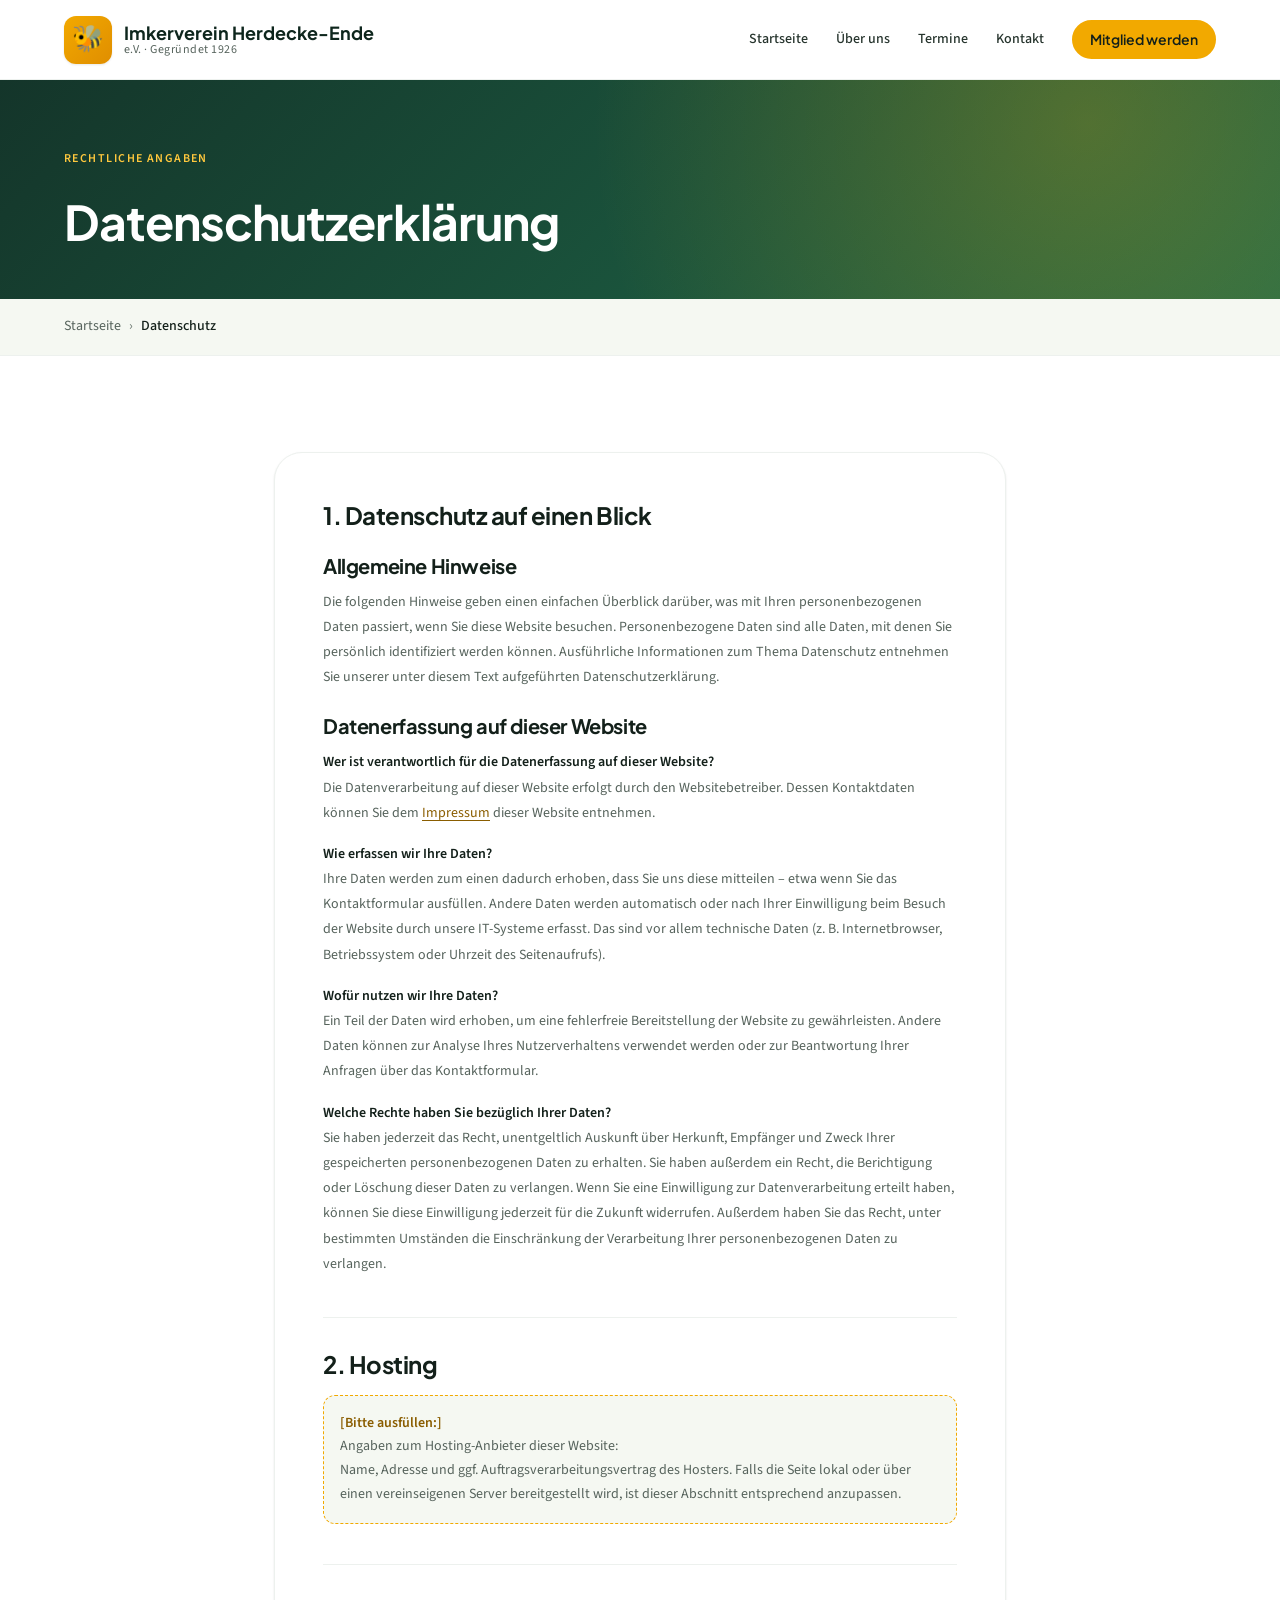
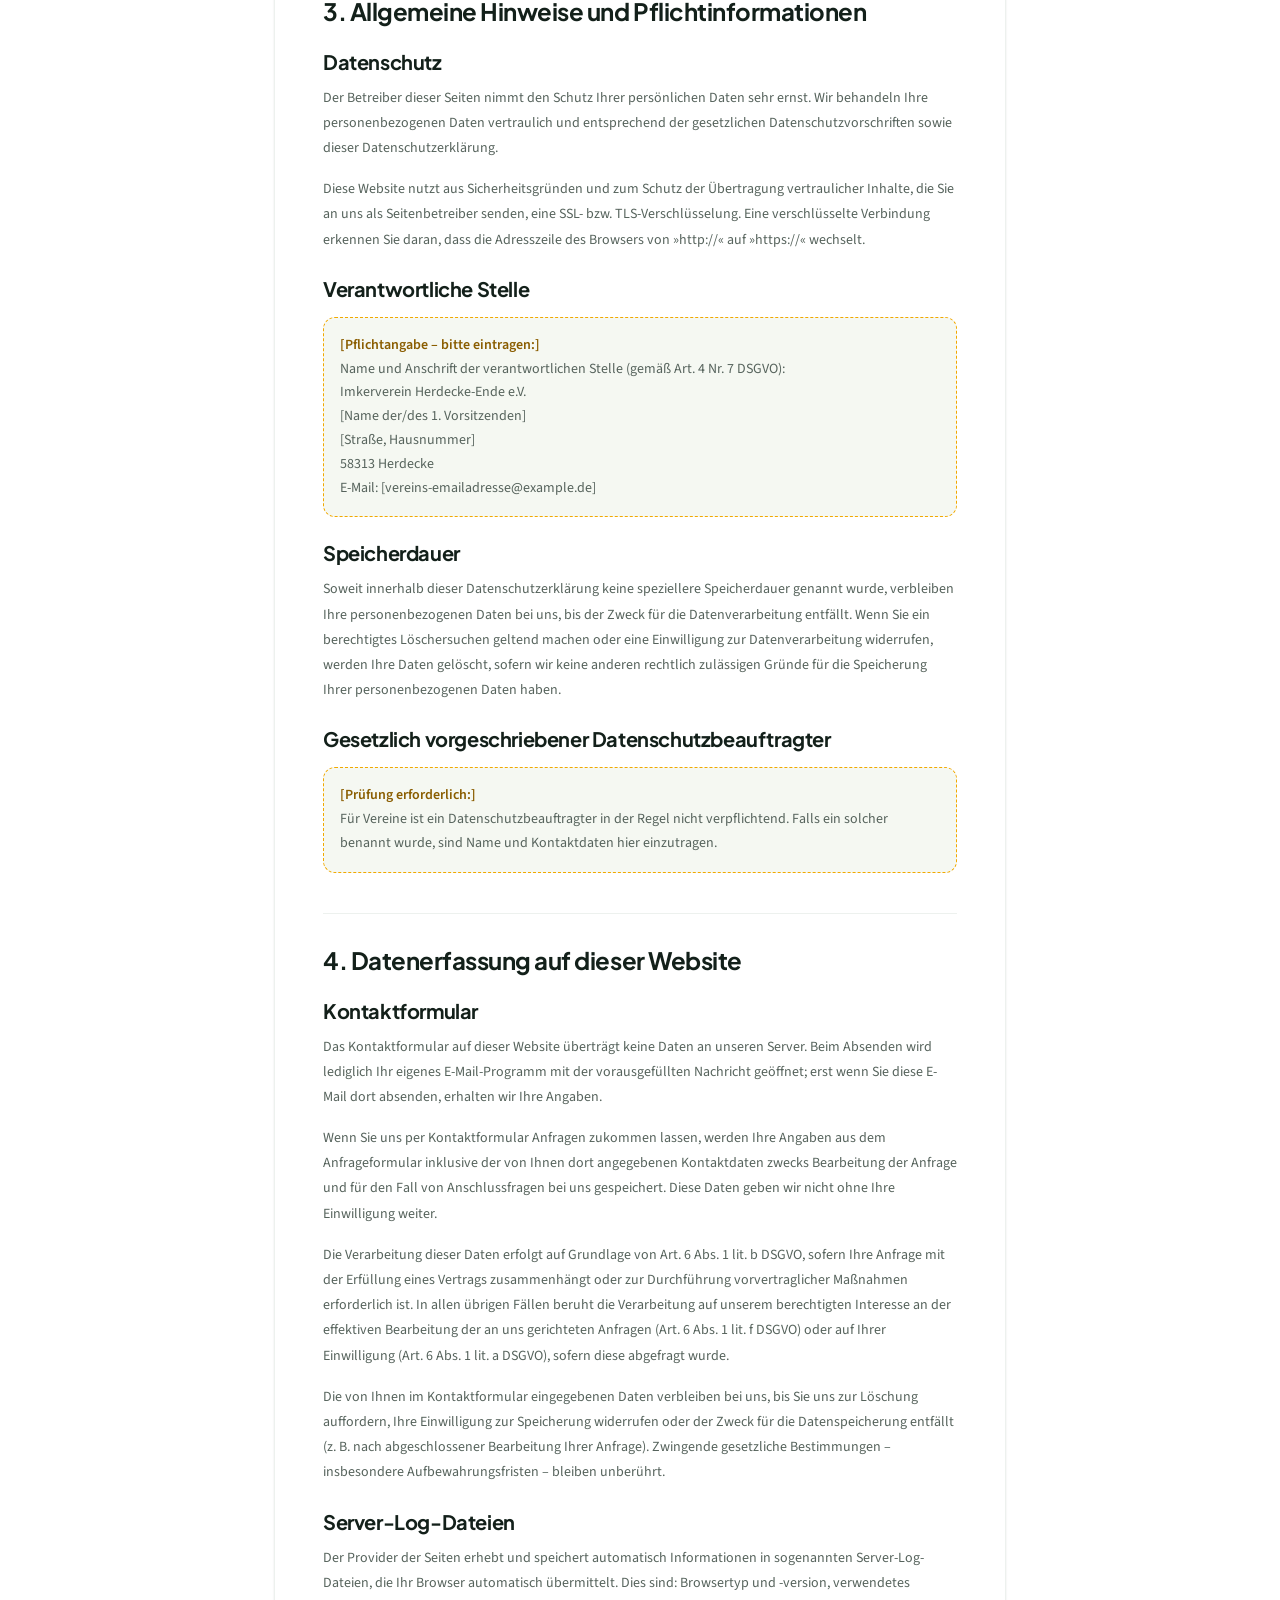
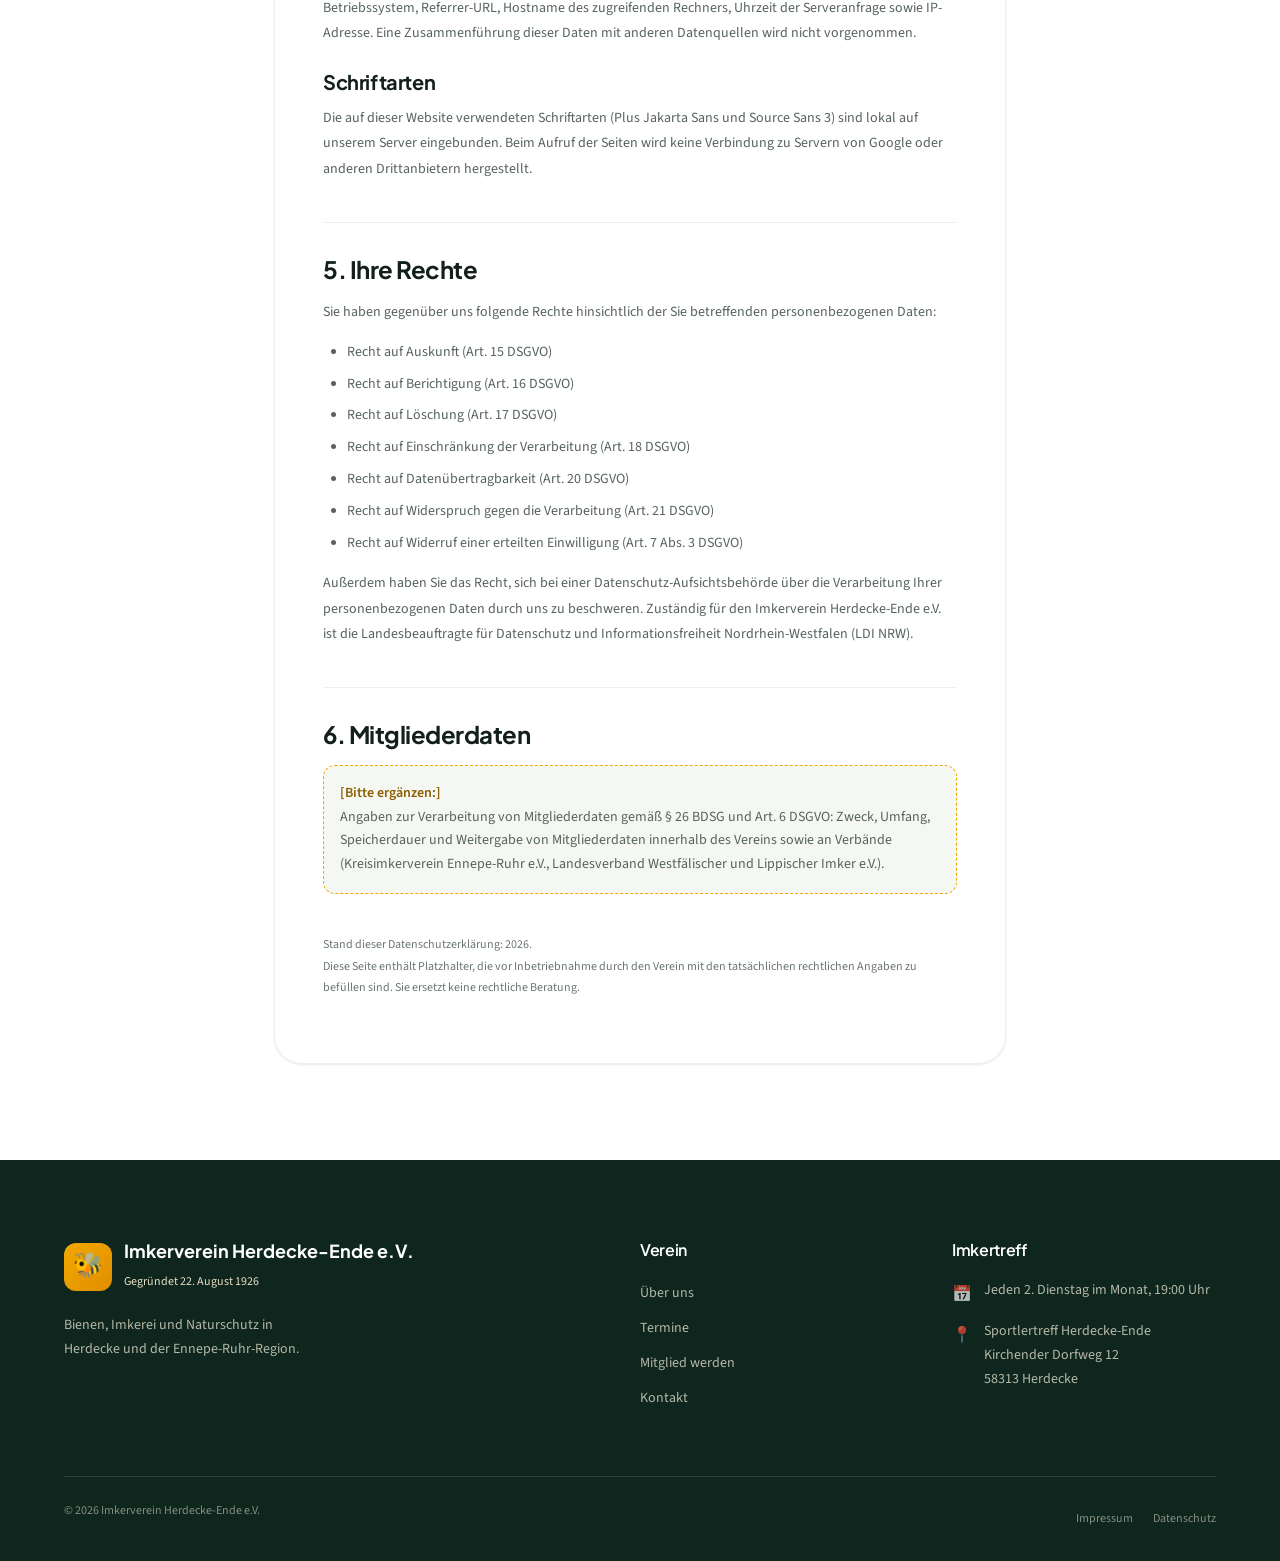
<file: datenschutz.html>
<!DOCTYPE html>
<html lang="de">
<head>
  <meta charset="UTF-8">
  <meta http-equiv="Content-Security-Policy" content="default-src 'self'; script-src 'self'; style-src 'self' 'unsafe-inline'; img-src 'self' data:; font-src 'self'; connect-src 'self'; object-src 'none'; base-uri 'self'; form-action 'self'; upgrade-insecure-requests">
  <meta name="referrer" content="strict-origin-when-cross-origin">
  <meta name="viewport" content="width=device-width, initial-scale=1.0">
  <title>Datenschutz – Imkerverein Herdecke-Ende e.V.</title>
  <meta name="description" content="Datenschutzerklärung des Imkervereins Herdecke-Ende e.V. gemäß DSGVO und BDSG.">
  <meta name="robots" content="noindex, follow">
  <link rel="icon" type="image/svg+xml" href="icons/favicon.svg">
  <link rel="stylesheet" href="css/fonts.css">
  <link rel="stylesheet" href="css/main.css">
  <link rel="stylesheet" href="css/components.css">
  <link rel="stylesheet" href="css/responsive.css">
</head>
<body>

  <a href="#main-content" class="skip-link">Zum Inhalt springen</a>

  <header class="site-header" role="banner">
    <div class="container header-inner">
      <a href="index.html" class="site-logo" aria-label="Imkerverein Herdecke-Ende e.V. – Zur Startseite">
        <span class="site-logo__icon" aria-hidden="true">🐝</span>
        <span class="site-logo__text">
          <span class="site-logo__name">Imkerverein Herdecke-Ende</span>
          <span class="site-logo__sub">e.V. · Gegründet 1926</span>
        </span>
      </a>
      <nav class="site-nav" aria-label="Hauptnavigation">
        <ul class="nav-list" role="list">
          <li class="nav-list__item"><a href="index.html" class="nav-list__link">Startseite</a></li>
          <li class="nav-list__item"><a href="ueber-uns.html" class="nav-list__link">Über uns</a></li>
          <li class="nav-list__item"><a href="termine.html" class="nav-list__link">Termine</a></li>
          <li class="nav-list__item"><a href="kontakt.html" class="nav-list__link">Kontakt</a></li>
        </ul>
        <a href="mitglied-werden.html" class="btn btn--primary btn--sm nav-cta">Mitglied werden</a>
      </nav>
      <button class="hamburger" aria-label="Menü öffnen" aria-expanded="false" aria-controls="mobile-nav">
        <span class="hamburger__line"></span>
        <span class="hamburger__line"></span>
        <span class="hamburger__line"></span>
      </button>
    </div>
  </header>

  <nav class="mobile-nav" id="mobile-nav" aria-label="Mobile Navigation" aria-hidden="true">
    <ul class="mobile-nav__list" role="list">
      <li><a href="index.html" class="mobile-nav__link">Startseite</a></li>
      <li><a href="ueber-uns.html" class="mobile-nav__link">Über uns</a></li>
      <li><a href="termine.html" class="mobile-nav__link">Termine</a></li>
      <li><a href="kontakt.html" class="mobile-nav__link">Kontakt</a></li>
    </ul>
    <div class="mobile-nav__cta">
      <a href="mitglied-werden.html" class="btn btn--primary">Mitglied werden</a>
    </div>
  </nav>

  <main id="main-content">
    <!-- SEITENHEADER -->
    <div class="page-header">
      <div class="container">
        <span class="section-label">Rechtliche Angaben</span>
        <h1 class="page-header__title">Datenschutzerklärung</h1>
      </div>
    </div>

    <!-- BREADCRUMB -->
    <nav class="breadcrumb" aria-label="Navigationspfad">
      <div class="container">
        <ol class="breadcrumb__list" role="list">
          <li class="breadcrumb__item"><a href="index.html" class="breadcrumb__link">Startseite</a></li>
          <li class="breadcrumb__item"><span class="breadcrumb__current">Datenschutz</span></li>
        </ol>
      </div>
    </nav>

    <!-- INHALT -->
    <section class="section" aria-labelledby="datenschutz-heading">
      <div class="container container--narrow">
        <div class="legal-content">

          <h2 id="datenschutz-heading">1. Datenschutz auf einen Blick</h2>

          <h3>Allgemeine Hinweise</h3>
          <p>
            Die folgenden Hinweise geben einen einfachen Überblick darüber, was mit Ihren
            personenbezogenen Daten passiert, wenn Sie diese Website besuchen.
            Personenbezogene Daten sind alle Daten, mit denen Sie persönlich identifiziert
            werden können. Ausführliche Informationen zum Thema Datenschutz entnehmen Sie
            unserer unter diesem Text aufgeführten Datenschutzerklärung.
          </p>

          <h3>Datenerfassung auf dieser Website</h3>
          <p>
            <strong>Wer ist verantwortlich für die Datenerfassung auf dieser Website?</strong><br>
            Die Datenverarbeitung auf dieser Website erfolgt durch den Websitebetreiber.
            Dessen Kontaktdaten können Sie dem <a href="impressum.html">Impressum</a> dieser Website entnehmen.
          </p>
          <p>
            <strong>Wie erfassen wir Ihre Daten?</strong><br>
            Ihre Daten werden zum einen dadurch erhoben, dass Sie uns diese mitteilen –
            etwa wenn Sie das Kontaktformular ausfüllen. Andere Daten werden automatisch
            oder nach Ihrer Einwilligung beim Besuch der Website durch unsere IT-Systeme
            erfasst. Das sind vor allem technische Daten (z. B. Internetbrowser,
            Betriebssystem oder Uhrzeit des Seitenaufrufs).
          </p>
          <p>
            <strong>Wofür nutzen wir Ihre Daten?</strong><br>
            Ein Teil der Daten wird erhoben, um eine fehlerfreie Bereitstellung der Website
            zu gewährleisten. Andere Daten können zur Analyse Ihres Nutzerverhaltens verwendet
            werden oder zur Beantwortung Ihrer Anfragen über das Kontaktformular.
          </p>
          <p>
            <strong>Welche Rechte haben Sie bezüglich Ihrer Daten?</strong><br>
            Sie haben jederzeit das Recht, unentgeltlich Auskunft über Herkunft, Empfänger
            und Zweck Ihrer gespeicherten personenbezogenen Daten zu erhalten. Sie haben
            außerdem ein Recht, die Berichtigung oder Löschung dieser Daten zu verlangen.
            Wenn Sie eine Einwilligung zur Datenverarbeitung erteilt haben, können Sie diese
            Einwilligung jederzeit für die Zukunft widerrufen. Außerdem haben Sie das Recht,
            unter bestimmten Umständen die Einschränkung der Verarbeitung Ihrer
            personenbezogenen Daten zu verlangen.
          </p>

          <h2>2. Hosting</h2>
          <div class="legal-placeholder">
            <strong>[Bitte ausfüllen:]</strong><br>
            Angaben zum Hosting-Anbieter dieser Website:<br>
            Name, Adresse und ggf. Auftragsverarbeitungsvertrag des Hosters.
            Falls die Seite lokal oder über einen vereinseigenen Server bereitgestellt wird,
            ist dieser Abschnitt entsprechend anzupassen.
          </div>

          <h2>3. Allgemeine Hinweise und Pflichtinformationen</h2>

          <h3>Datenschutz</h3>
          <p>
            Der Betreiber dieser Seiten nimmt den Schutz Ihrer persönlichen Daten sehr ernst.
            Wir behandeln Ihre personenbezogenen Daten vertraulich und entsprechend der
            gesetzlichen Datenschutzvorschriften sowie dieser Datenschutzerklärung.
          </p>
          <p>
            Diese Website nutzt aus Sicherheitsgründen und zum Schutz der Übertragung
            vertraulicher Inhalte, die Sie an uns als Seitenbetreiber senden, eine
            SSL- bzw. TLS-Verschlüsselung. Eine verschlüsselte Verbindung erkennen Sie
            daran, dass die Adresszeile des Browsers von »http://« auf »https://« wechselt.
          </p>

          <h3>Verantwortliche Stelle</h3>
          <div class="legal-placeholder">
            <strong>[Pflichtangabe – bitte eintragen:]</strong><br>
            Name und Anschrift der verantwortlichen Stelle (gemäß Art. 4 Nr. 7 DSGVO):<br>
            Imkerverein Herdecke-Ende e.V.<br>
            [Name der/des 1. Vorsitzenden]<br>
            [Straße, Hausnummer]<br>
            58313 Herdecke<br>
            E-Mail: [vereins-emailadresse@example.de]
          </div>

          <h3>Speicherdauer</h3>
          <p>
            Soweit innerhalb dieser Datenschutzerklärung keine speziellere Speicherdauer
            genannt wurde, verbleiben Ihre personenbezogenen Daten bei uns, bis der Zweck
            für die Datenverarbeitung entfällt. Wenn Sie ein berechtigtes Löschersuchen
            geltend machen oder eine Einwilligung zur Datenverarbeitung widerrufen, werden
            Ihre Daten gelöscht, sofern wir keine anderen rechtlich zulässigen Gründe für
            die Speicherung Ihrer personenbezogenen Daten haben.
          </p>

          <h3>Gesetzlich vorgeschriebener Datenschutzbeauftragter</h3>
          <div class="legal-placeholder">
            <strong>[Prüfung erforderlich:]</strong><br>
            Für Vereine ist ein Datenschutzbeauftragter in der Regel nicht verpflichtend.
            Falls ein solcher benannt wurde, sind Name und Kontaktdaten hier einzutragen.
          </div>

          <h2>4. Datenerfassung auf dieser Website</h2>

          <h3>Kontaktformular</h3>
          <p>
            Das Kontaktformular auf dieser Website überträgt keine Daten an unseren Server.
            Beim Absenden wird lediglich Ihr eigenes E-Mail-Programm mit der vorausgefüllten
            Nachricht geöffnet; erst wenn Sie diese E-Mail dort absenden, erhalten wir Ihre Angaben.
          </p>
          <p>
            Wenn Sie uns per Kontaktformular Anfragen zukommen lassen, werden Ihre Angaben
            aus dem Anfrageformular inklusive der von Ihnen dort angegebenen Kontaktdaten
            zwecks Bearbeitung der Anfrage und für den Fall von Anschlussfragen bei uns
            gespeichert. Diese Daten geben wir nicht ohne Ihre Einwilligung weiter.
          </p>
          <p>
            Die Verarbeitung dieser Daten erfolgt auf Grundlage von Art. 6 Abs. 1 lit. b DSGVO,
            sofern Ihre Anfrage mit der Erfüllung eines Vertrags zusammenhängt oder zur
            Durchführung vorvertraglicher Maßnahmen erforderlich ist. In allen übrigen Fällen
            beruht die Verarbeitung auf unserem berechtigten Interesse an der effektiven
            Bearbeitung der an uns gerichteten Anfragen (Art. 6 Abs. 1 lit. f DSGVO) oder
            auf Ihrer Einwilligung (Art. 6 Abs. 1 lit. a DSGVO), sofern diese abgefragt wurde.
          </p>
          <p>
            Die von Ihnen im Kontaktformular eingegebenen Daten verbleiben bei uns, bis Sie
            uns zur Löschung auffordern, Ihre Einwilligung zur Speicherung widerrufen oder
            der Zweck für die Datenspeicherung entfällt (z. B. nach abgeschlossener
            Bearbeitung Ihrer Anfrage). Zwingende gesetzliche Bestimmungen – insbesondere
            Aufbewahrungsfristen – bleiben unberührt.
          </p>

          <h3>Server-Log-Dateien</h3>
          <p>
            Der Provider der Seiten erhebt und speichert automatisch Informationen in
            sogenannten Server-Log-Dateien, die Ihr Browser automatisch übermittelt.
            Dies sind: Browsertyp und -version, verwendetes Betriebssystem, Referrer-URL,
            Hostname des zugreifenden Rechners, Uhrzeit der Serveranfrage sowie IP-Adresse.
            Eine Zusammenführung dieser Daten mit anderen Datenquellen wird nicht vorgenommen.
          </p>

          <h3>Schriftarten</h3>
          <p>
            Die auf dieser Website verwendeten Schriftarten (Plus Jakarta Sans und Source Sans 3) sind lokal auf unserem Server eingebunden. Beim Aufruf der
            Seiten wird keine Verbindung zu Servern von Google oder anderen Drittanbietern
            hergestellt.
          </p>

          <h2>5. Ihre Rechte</h2>
          <p>Sie haben gegenüber uns folgende Rechte hinsichtlich der Sie betreffenden personenbezogenen Daten:</p>
          <ul>
            <li>Recht auf Auskunft (Art. 15 DSGVO)</li>
            <li>Recht auf Berichtigung (Art. 16 DSGVO)</li>
            <li>Recht auf Löschung (Art. 17 DSGVO)</li>
            <li>Recht auf Einschränkung der Verarbeitung (Art. 18 DSGVO)</li>
            <li>Recht auf Datenübertragbarkeit (Art. 20 DSGVO)</li>
            <li>Recht auf Widerspruch gegen die Verarbeitung (Art. 21 DSGVO)</li>
            <li>Recht auf Widerruf einer erteilten Einwilligung (Art. 7 Abs. 3 DSGVO)</li>
          </ul>
          <p>
            Außerdem haben Sie das Recht, sich bei einer Datenschutz-Aufsichtsbehörde
            über die Verarbeitung Ihrer personenbezogenen Daten durch uns zu beschweren.
            Zuständig für den Imkerverein Herdecke-Ende e.V. ist die Landesbeauftragte
            für Datenschutz und Informationsfreiheit Nordrhein-Westfalen (LDI NRW).
          </p>

          <h2>6. Mitgliederdaten</h2>
          <div class="legal-placeholder">
            <strong>[Bitte ergänzen:]</strong><br>
            Angaben zur Verarbeitung von Mitgliederdaten gemäß § 26 BDSG und Art. 6 DSGVO:
            Zweck, Umfang, Speicherdauer und Weitergabe von Mitgliederdaten innerhalb des Vereins
            sowie an Verbände (Kreisimkerverein Ennepe-Ruhr e.V., Landesverband Westfälischer
            und Lippischer Imker e.V.).
          </div>

          <p style="margin-top: var(--space-10); font-size: var(--fs-xs); color: var(--color-text-light);">
            Stand dieser Datenschutzerklärung: 2026.<br>
            Diese Seite enthält Platzhalter, die vor Inbetriebnahme durch den Verein
            mit den tatsächlichen rechtlichen Angaben zu befüllen sind. Sie ersetzt
            keine rechtliche Beratung.
          </p>

        </div>
      </div>
    </section>

  
  </main>

  <footer class="site-footer" role="contentinfo">
    <div class="container">
      <div class="footer-grid footer-grid--kompakt">
        <div class="footer-brand">
          <a href="index.html" class="footer-brand__logo" aria-label="Zur Startseite">
            <span class="footer-brand__icon" aria-hidden="true">🐝</span>
            <span>
              <span class="footer-brand__name">Imkerverein Herdecke-Ende e.V.</span><br>
              <span class="footer-brand__sub">Gegründet 22. August 1926</span>
            </span>
          </a>
          <p class="footer-brand__desc">Bienen, Imkerei und Naturschutz in Herdecke und der Ennepe-Ruhr-Region.</p>
        </div>
        <div class="footer-col">
          <h2 class="footer-col__title">Verein</h2>
          <ul class="footer-col__list" role="list">
            <li><a href="ueber-uns.html" class="footer-col__link">Über uns</a></li>
            <li><a href="termine.html" class="footer-col__link">Termine</a></li>
            <li><a href="mitglied-werden.html" class="footer-col__link">Mitglied werden</a></li>
            <li><a href="kontakt.html" class="footer-col__link">Kontakt</a></li>
          </ul>
        </div>
        <div class="footer-col">
          <h2 class="footer-col__title">Imkertreff</h2>
          <div class="footer-contact__item">
            <span class="footer-contact__icon" aria-hidden="true">📅</span>
            <span>Jeden 2. Dienstag im Monat, 19:00 Uhr</span>
          </div>
          <div class="footer-contact__item">
            <span class="footer-contact__icon" aria-hidden="true">📍</span>
            <address class="address-plain">
              Sportlertreff Herdecke-Ende<br>
              Kirchender Dorfweg 12<br>
              58313 Herdecke
            </address>
          </div>
        </div>
      </div>
      <div class="footer-bottom">
        <p class="footer-bottom__copy">&copy; 2026 Imkerverein Herdecke-Ende e.V.</p>
        <nav class="footer-bottom__links" aria-label="Rechtliche Links">
          <a href="impressum.html" class="footer-bottom__link">Impressum</a>
          <a href="datenschutz.html" class="footer-bottom__link">Datenschutz</a>
        </nav>
      </div>
    </div>
  </footer>

  <script src="js/nav.js"></script>
  <script src="js/scroll.js"></script>
</body>
</html>
</file>
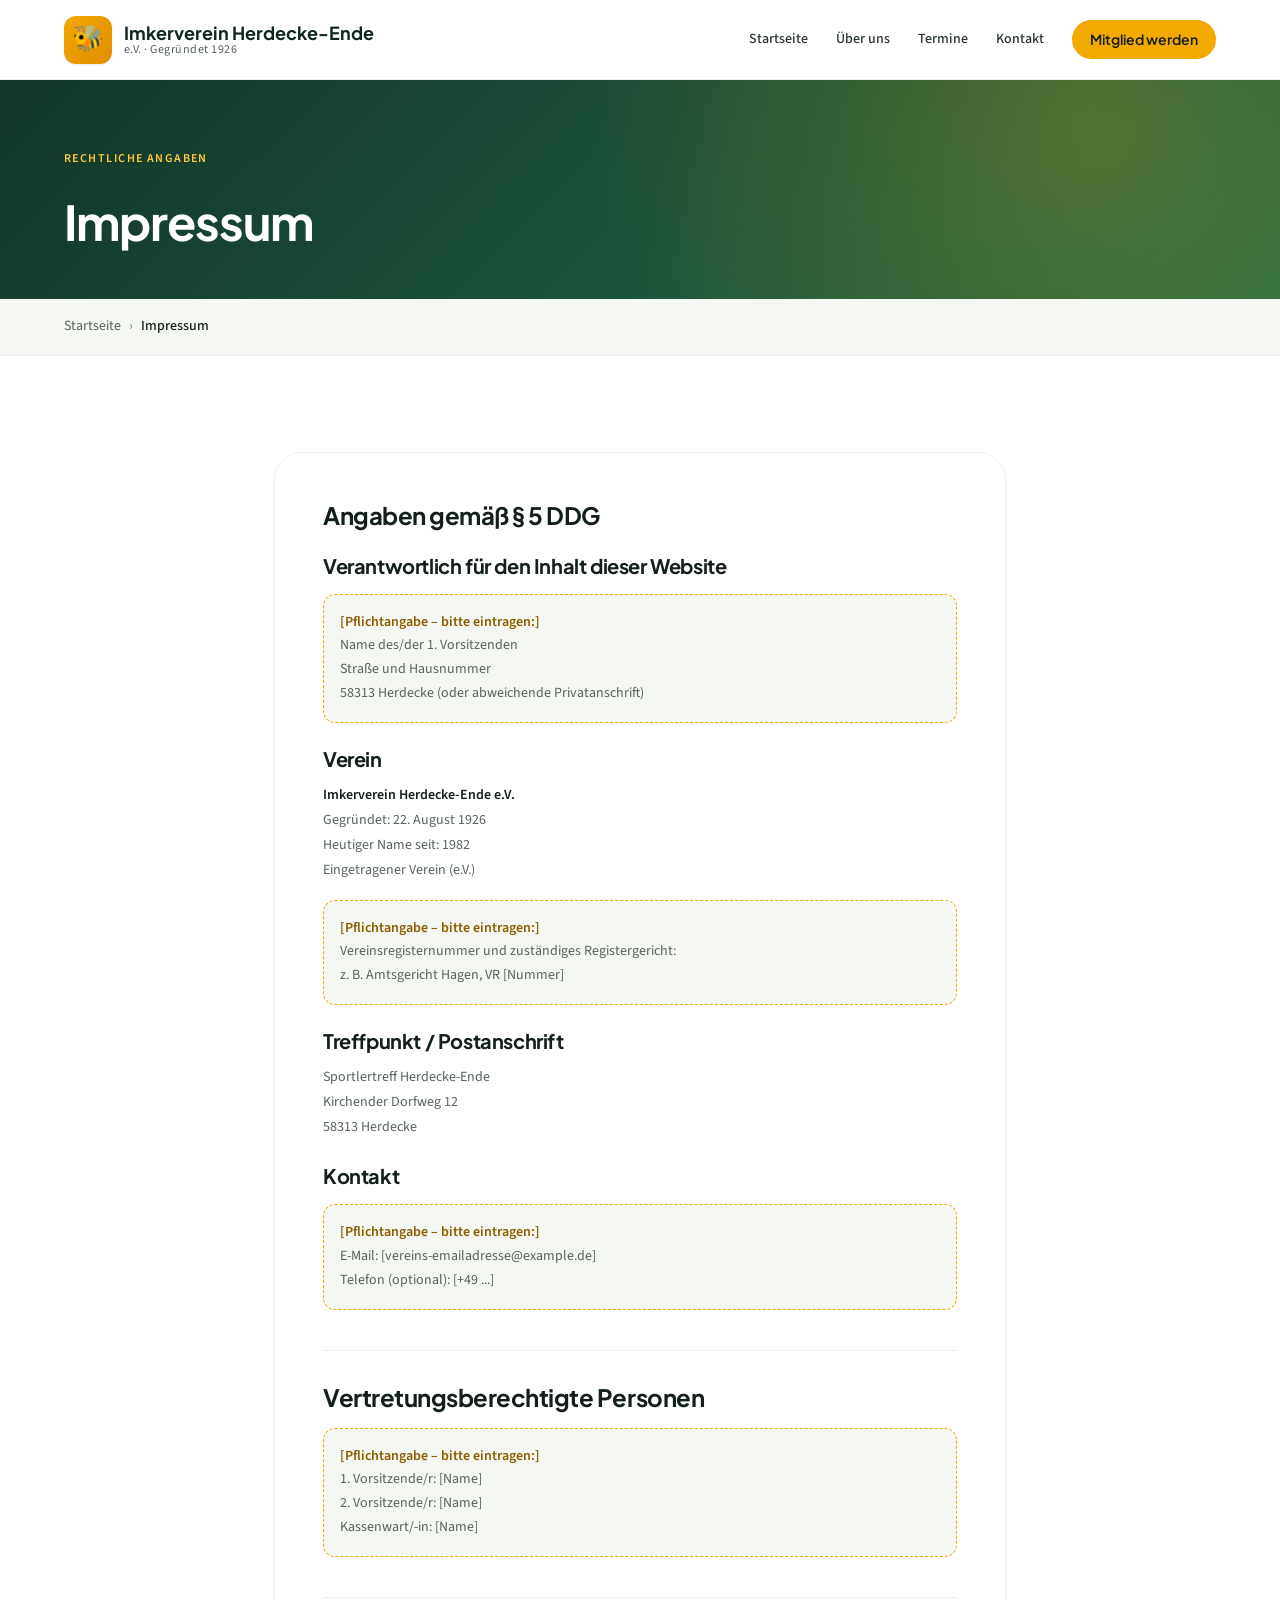
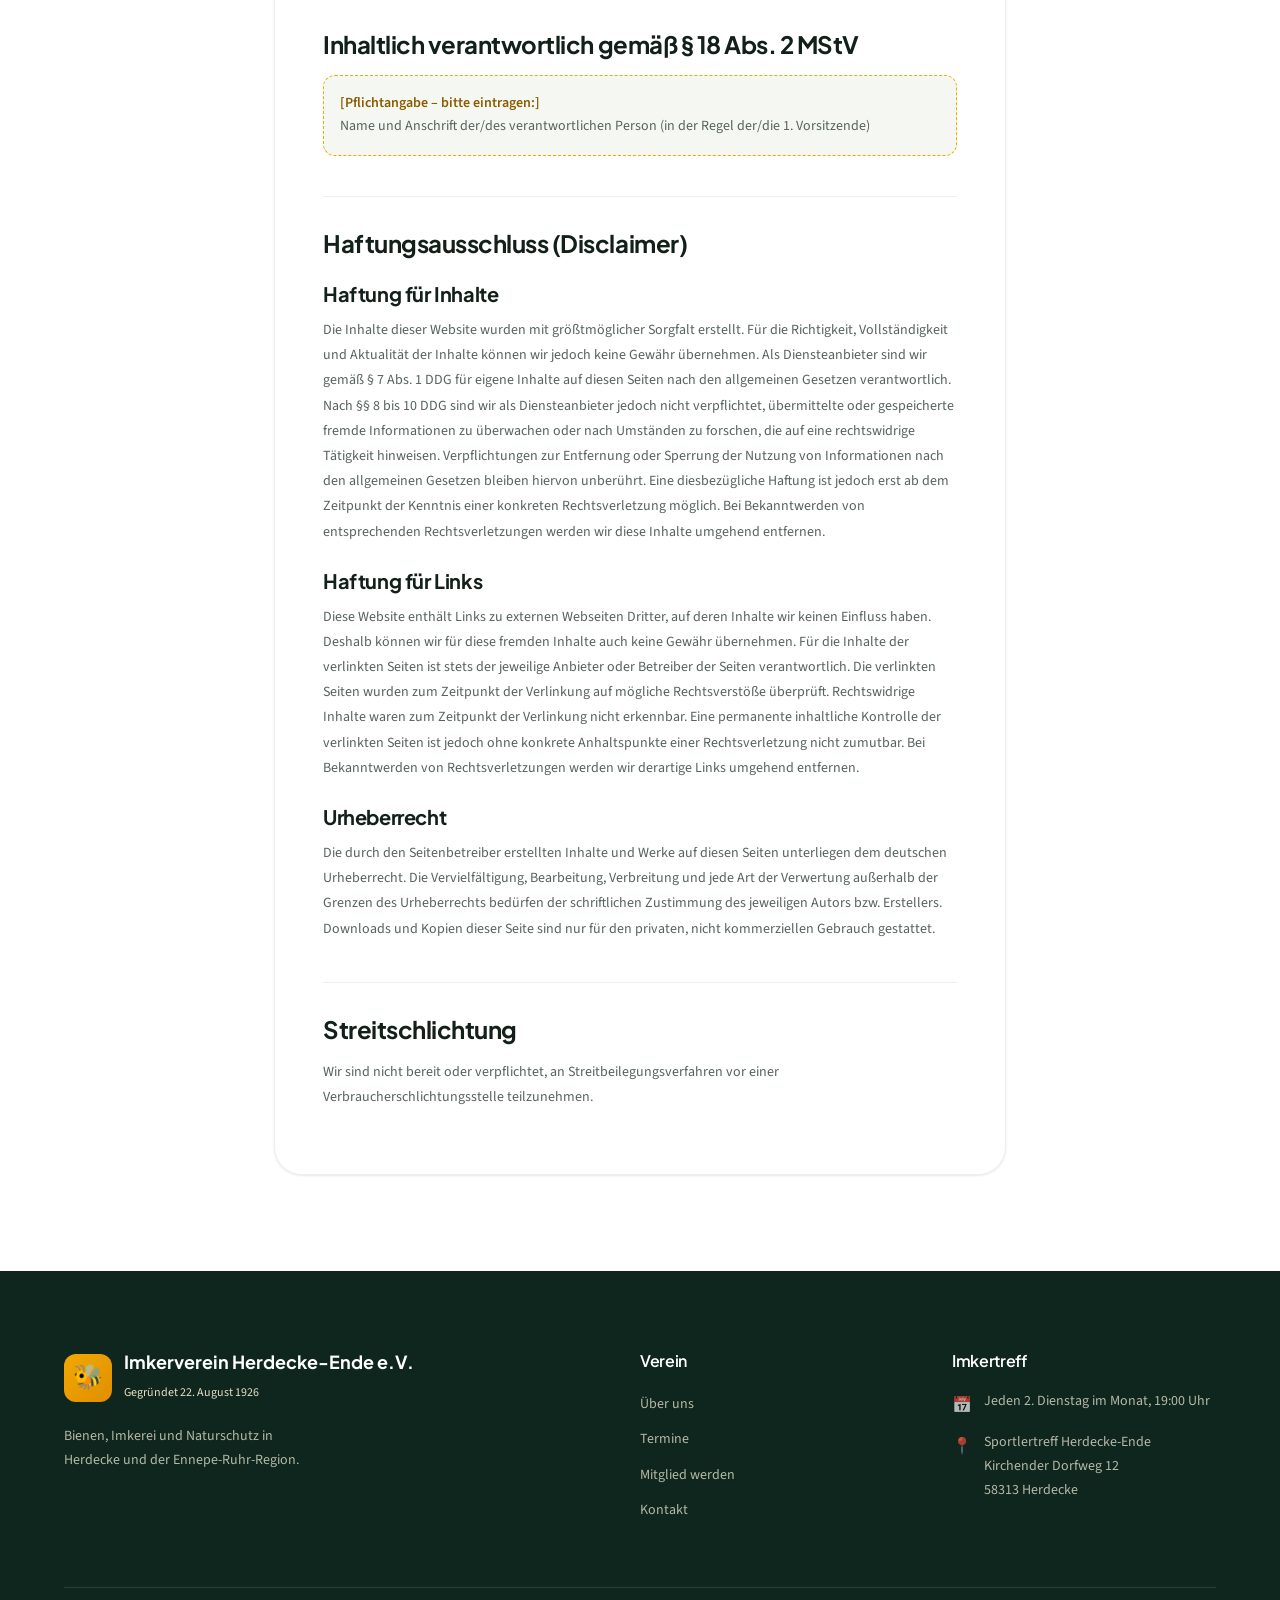
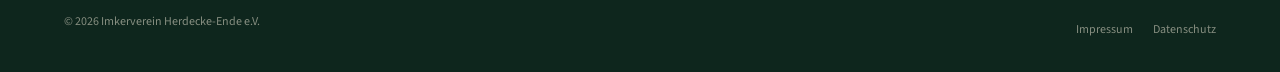
<file: impressum.html>
<!DOCTYPE html>
<html lang="de">
<head>
  <meta charset="UTF-8">
  <meta http-equiv="Content-Security-Policy" content="default-src 'self'; script-src 'self'; style-src 'self' 'unsafe-inline'; img-src 'self' data:; font-src 'self'; connect-src 'self'; object-src 'none'; base-uri 'self'; form-action 'self'; upgrade-insecure-requests">
  <meta name="referrer" content="strict-origin-when-cross-origin">
  <meta name="viewport" content="width=device-width, initial-scale=1.0">
  <title>Impressum – Imkerverein Herdecke-Ende e.V.</title>
  <meta name="description" content="Impressum des Imkervereins Herdecke-Ende e.V. – Angaben gemäß § 5 DDG.">
  <meta name="robots" content="noindex, follow">
  <link rel="icon" type="image/svg+xml" href="icons/favicon.svg">
  <link rel="stylesheet" href="css/fonts.css">
  <link rel="stylesheet" href="css/main.css">
  <link rel="stylesheet" href="css/components.css">
  <link rel="stylesheet" href="css/responsive.css">
</head>
<body>

  <a href="#main-content" class="skip-link">Zum Inhalt springen</a>

  <header class="site-header" role="banner">
    <div class="container header-inner">
      <a href="index.html" class="site-logo" aria-label="Imkerverein Herdecke-Ende e.V. – Zur Startseite">
        <span class="site-logo__icon" aria-hidden="true">🐝</span>
        <span class="site-logo__text">
          <span class="site-logo__name">Imkerverein Herdecke-Ende</span>
          <span class="site-logo__sub">e.V. · Gegründet 1926</span>
        </span>
      </a>
      <nav class="site-nav" aria-label="Hauptnavigation">
        <ul class="nav-list" role="list">
          <li class="nav-list__item"><a href="index.html" class="nav-list__link">Startseite</a></li>
          <li class="nav-list__item"><a href="ueber-uns.html" class="nav-list__link">Über uns</a></li>
          <li class="nav-list__item"><a href="termine.html" class="nav-list__link">Termine</a></li>
          <li class="nav-list__item"><a href="kontakt.html" class="nav-list__link">Kontakt</a></li>
        </ul>
        <a href="mitglied-werden.html" class="btn btn--primary btn--sm nav-cta">Mitglied werden</a>
      </nav>
      <button class="hamburger" aria-label="Menü öffnen" aria-expanded="false" aria-controls="mobile-nav">
        <span class="hamburger__line"></span>
        <span class="hamburger__line"></span>
        <span class="hamburger__line"></span>
      </button>
    </div>
  </header>

  <nav class="mobile-nav" id="mobile-nav" aria-label="Mobile Navigation" aria-hidden="true">
    <ul class="mobile-nav__list" role="list">
      <li><a href="index.html" class="mobile-nav__link">Startseite</a></li>
      <li><a href="ueber-uns.html" class="mobile-nav__link">Über uns</a></li>
      <li><a href="termine.html" class="mobile-nav__link">Termine</a></li>
      <li><a href="kontakt.html" class="mobile-nav__link">Kontakt</a></li>
    </ul>
    <div class="mobile-nav__cta">
      <a href="mitglied-werden.html" class="btn btn--primary">Mitglied werden</a>
    </div>
  </nav>

  <main id="main-content">
    <!-- SEITENHEADER (ohne Bild) -->
    <div class="page-header">
      <div class="container">
        <span class="section-label">Rechtliche Angaben</span>
        <h1 class="page-header__title">Impressum</h1>
      </div>
    </div>

    <!-- BREADCRUMB -->
    <nav class="breadcrumb" aria-label="Navigationspfad">
      <div class="container">
        <ol class="breadcrumb__list" role="list">
          <li class="breadcrumb__item"><a href="index.html" class="breadcrumb__link">Startseite</a></li>
          <li class="breadcrumb__item"><span class="breadcrumb__current">Impressum</span></li>
        </ol>
      </div>
    </nav>

    <!-- INHALT -->
    <section class="section" aria-labelledby="impressum-heading">
      <div class="container container--narrow">
        <div class="legal-content">

          <h2 id="impressum-heading">Angaben gemäß § 5 DDG</h2>

          <h3>Verantwortlich für den Inhalt dieser Website</h3>
          <div class="legal-placeholder">
            <strong>[Pflichtangabe – bitte eintragen:]</strong><br>
            Name des/der 1. Vorsitzenden<br>
            Straße und Hausnummer<br>
            58313 Herdecke (oder abweichende Privatanschrift)
          </div>

          <h3>Verein</h3>
          <p>
            <strong>Imkerverein Herdecke-Ende e.V.</strong><br>
            Gegründet: 22. August 1926<br>
            Heutiger Name seit: 1982<br>
            Eingetragener Verein (e.V.)
          </p>

          <div class="legal-placeholder">
            <strong>[Pflichtangabe – bitte eintragen:]</strong><br>
            Vereinsregisternummer und zuständiges Registergericht:<br>
            z. B. Amtsgericht Hagen, VR [Nummer]
          </div>

          <h3>Treffpunkt / Postanschrift</h3>
          <p>
            Sportlertreff Herdecke-Ende<br>
            Kirchender Dorfweg 12<br>
            58313 Herdecke
          </p>

          <h3>Kontakt</h3>
          <div class="legal-placeholder">
            <strong>[Pflichtangabe – bitte eintragen:]</strong><br>
            E-Mail: [vereins-emailadresse@example.de]<br>
            Telefon (optional): [+49 ...]
          </div>

          <h2>Vertretungsberechtigte Personen</h2>
          <div class="legal-placeholder">
            <strong>[Pflichtangabe – bitte eintragen:]</strong><br>
            1. Vorsitzende/r: [Name]<br>
            2. Vorsitzende/r: [Name]<br>
            Kassenwart/-in: [Name]
          </div>

          <h2>Inhaltlich verantwortlich gemäß § 18 Abs. 2 MStV</h2>
          <div class="legal-placeholder">
            <strong>[Pflichtangabe – bitte eintragen:]</strong><br>
            Name und Anschrift der/des verantwortlichen Person (in der Regel der/die 1. Vorsitzende)
          </div>

          <h2>Haftungsausschluss (Disclaimer)</h2>

          <h3>Haftung für Inhalte</h3>
          <p>
            Die Inhalte dieser Website wurden mit größtmöglicher Sorgfalt erstellt.
            Für die Richtigkeit, Vollständigkeit und Aktualität der Inhalte können wir
            jedoch keine Gewähr übernehmen. Als Diensteanbieter sind wir gemäß § 7 Abs. 1 DDG
            für eigene Inhalte auf diesen Seiten nach den allgemeinen Gesetzen verantwortlich.
            Nach §§ 8 bis 10 DDG sind wir als Diensteanbieter jedoch nicht verpflichtet,
            übermittelte oder gespeicherte fremde Informationen zu überwachen oder nach
            Umständen zu forschen, die auf eine rechtswidrige Tätigkeit hinweisen.
            Verpflichtungen zur Entfernung oder Sperrung der Nutzung von Informationen
            nach den allgemeinen Gesetzen bleiben hiervon unberührt. Eine diesbezügliche
            Haftung ist jedoch erst ab dem Zeitpunkt der Kenntnis einer konkreten
            Rechtsverletzung möglich. Bei Bekanntwerden von entsprechenden Rechtsverletzungen
            werden wir diese Inhalte umgehend entfernen.
          </p>

          <h3>Haftung für Links</h3>
          <p>
            Diese Website enthält Links zu externen Webseiten Dritter, auf deren Inhalte
            wir keinen Einfluss haben. Deshalb können wir für diese fremden Inhalte auch
            keine Gewähr übernehmen. Für die Inhalte der verlinkten Seiten ist stets der
            jeweilige Anbieter oder Betreiber der Seiten verantwortlich. Die verlinkten
            Seiten wurden zum Zeitpunkt der Verlinkung auf mögliche Rechtsverstöße überprüft.
            Rechtswidrige Inhalte waren zum Zeitpunkt der Verlinkung nicht erkennbar.
            Eine permanente inhaltliche Kontrolle der verlinkten Seiten ist jedoch ohne
            konkrete Anhaltspunkte einer Rechtsverletzung nicht zumutbar. Bei Bekanntwerden
            von Rechtsverletzungen werden wir derartige Links umgehend entfernen.
          </p>

          <h3>Urheberrecht</h3>
          <p>
            Die durch den Seitenbetreiber erstellten Inhalte und Werke auf diesen Seiten
            unterliegen dem deutschen Urheberrecht. Die Vervielfältigung, Bearbeitung,
            Verbreitung und jede Art der Verwertung außerhalb der Grenzen des Urheberrechts
            bedürfen der schriftlichen Zustimmung des jeweiligen Autors bzw. Erstellers.
            Downloads und Kopien dieser Seite sind nur für den privaten, nicht kommerziellen
            Gebrauch gestattet.
          </p>

          <h2>Streitschlichtung</h2>
          <p>
            Wir sind nicht bereit oder verpflichtet, an Streitbeilegungsverfahren vor einer
            Verbraucherschlichtungsstelle teilzunehmen.
          </p>

        </div>
      </div>
    </section>

  
  </main>

  <footer class="site-footer" role="contentinfo">
    <div class="container">
      <div class="footer-grid footer-grid--kompakt">
        <div class="footer-brand">
          <a href="index.html" class="footer-brand__logo" aria-label="Zur Startseite">
            <span class="footer-brand__icon" aria-hidden="true">🐝</span>
            <span>
              <span class="footer-brand__name">Imkerverein Herdecke-Ende e.V.</span><br>
              <span class="footer-brand__sub">Gegründet 22. August 1926</span>
            </span>
          </a>
          <p class="footer-brand__desc">Bienen, Imkerei und Naturschutz in Herdecke und der Ennepe-Ruhr-Region.</p>
        </div>
        <div class="footer-col">
          <h2 class="footer-col__title">Verein</h2>
          <ul class="footer-col__list" role="list">
            <li><a href="ueber-uns.html" class="footer-col__link">Über uns</a></li>
            <li><a href="termine.html" class="footer-col__link">Termine</a></li>
            <li><a href="mitglied-werden.html" class="footer-col__link">Mitglied werden</a></li>
            <li><a href="kontakt.html" class="footer-col__link">Kontakt</a></li>
          </ul>
        </div>
        <div class="footer-col">
          <h2 class="footer-col__title">Imkertreff</h2>
          <div class="footer-contact__item">
            <span class="footer-contact__icon" aria-hidden="true">📅</span>
            <span>Jeden 2. Dienstag im Monat, 19:00 Uhr</span>
          </div>
          <div class="footer-contact__item">
            <span class="footer-contact__icon" aria-hidden="true">📍</span>
            <address class="address-plain">
              Sportlertreff Herdecke-Ende<br>
              Kirchender Dorfweg 12<br>
              58313 Herdecke
            </address>
          </div>
        </div>
      </div>
      <div class="footer-bottom">
        <p class="footer-bottom__copy">&copy; 2026 Imkerverein Herdecke-Ende e.V.</p>
        <nav class="footer-bottom__links" aria-label="Rechtliche Links">
          <a href="impressum.html" class="footer-bottom__link">Impressum</a>
          <a href="datenschutz.html" class="footer-bottom__link">Datenschutz</a>
        </nav>
      </div>
    </div>
  </footer>

  <script src="js/nav.js"></script>
  <script src="js/scroll.js"></script>
</body>
</html>
</file>
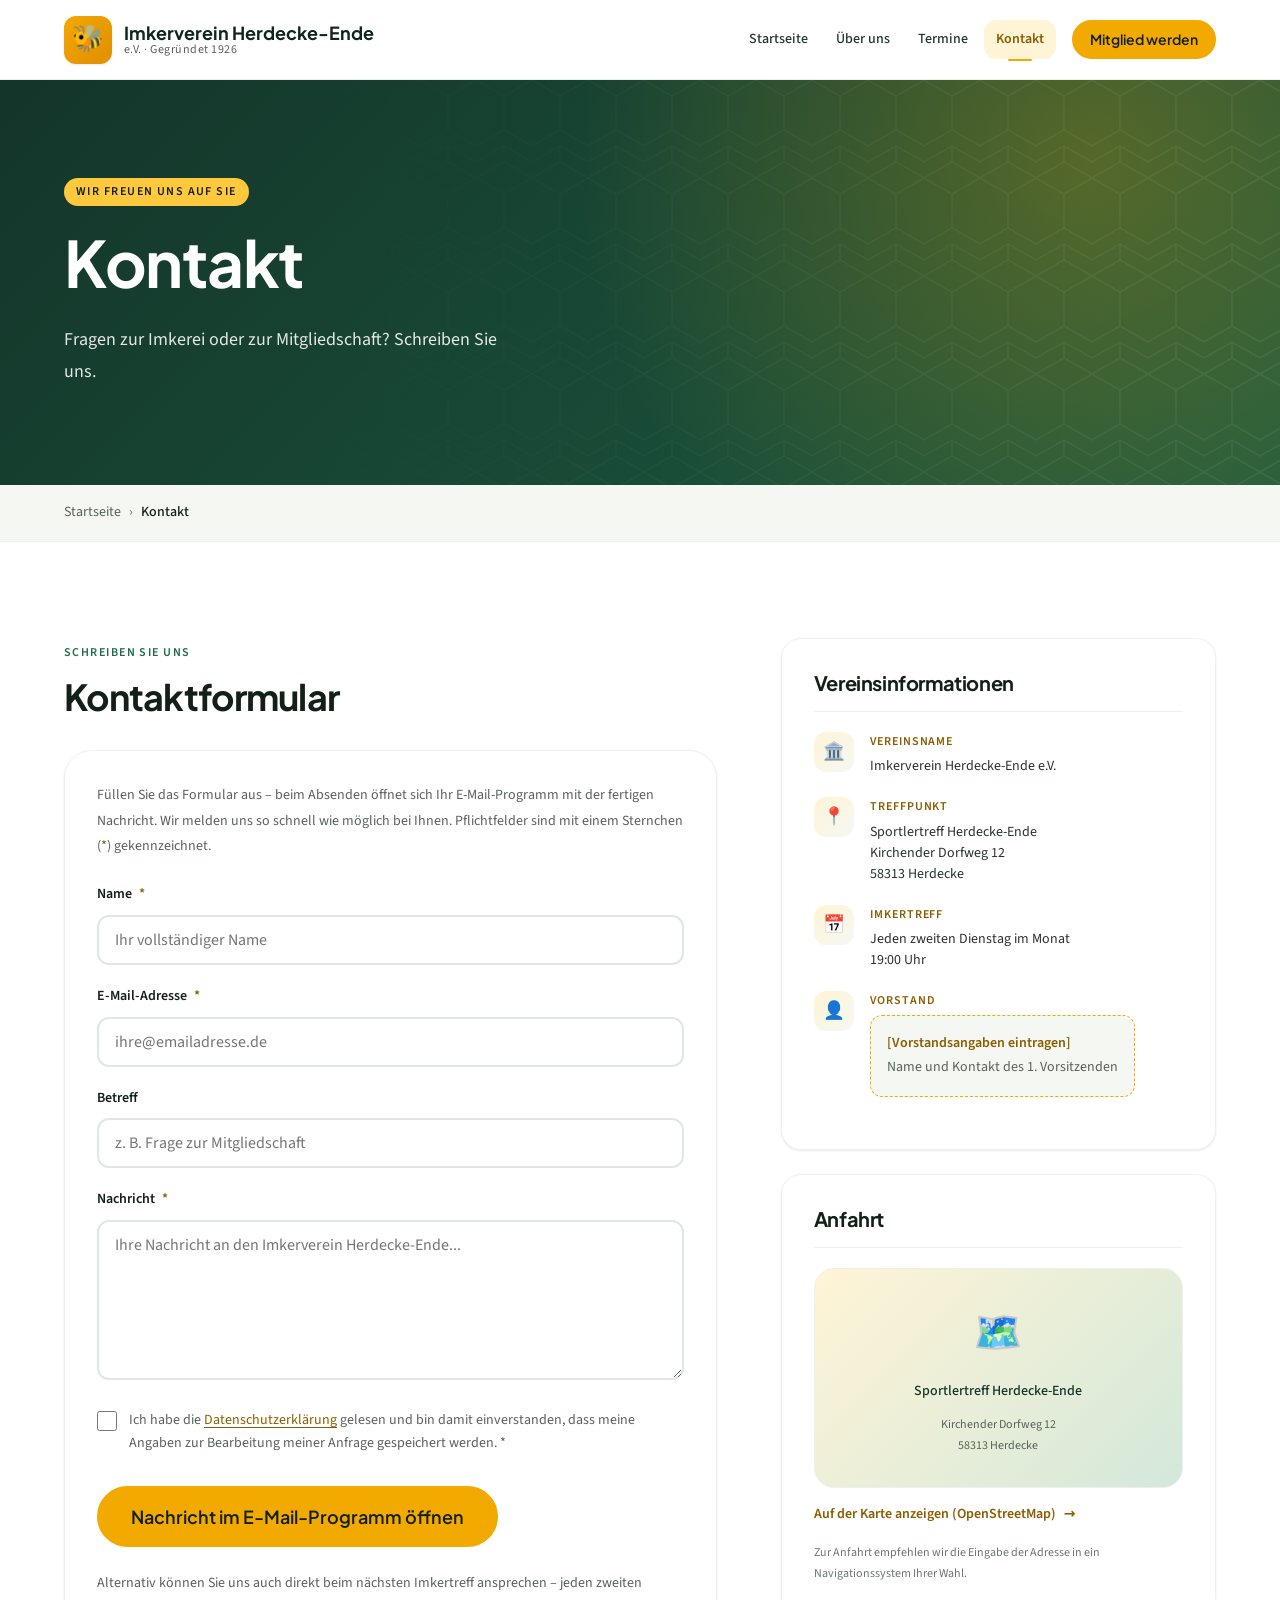
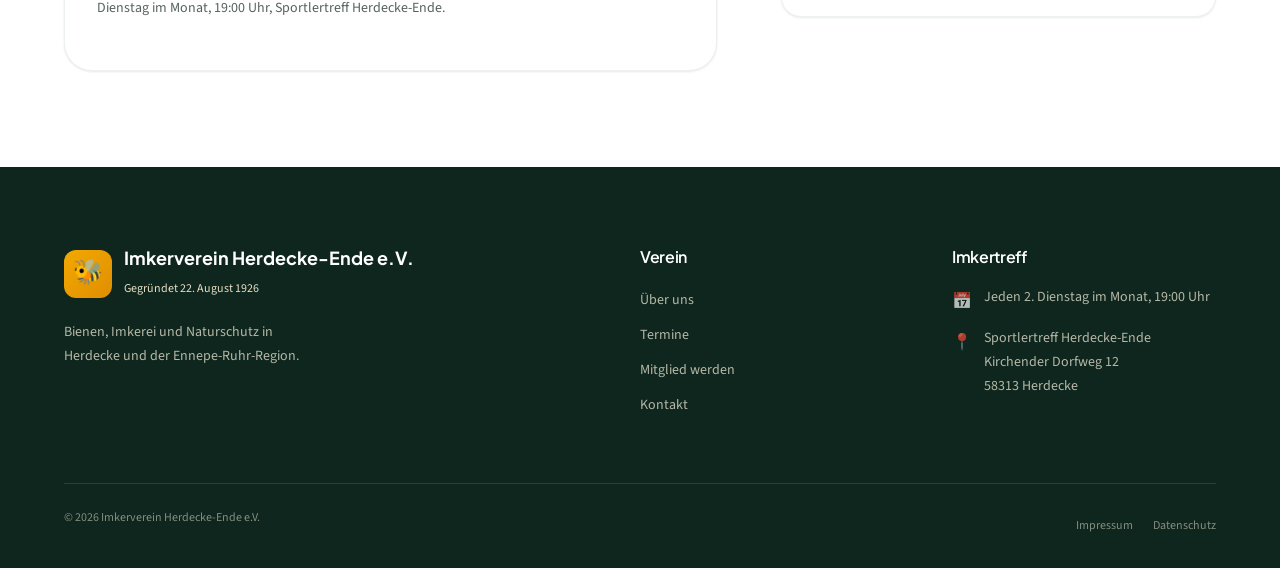
<file: kontakt.html>
<!DOCTYPE html>
<html lang="de">
<head>
  <meta charset="UTF-8">
  <meta http-equiv="Content-Security-Policy" content="default-src 'self'; script-src 'self'; style-src 'self' 'unsafe-inline'; img-src 'self' data:; font-src 'self'; connect-src 'self'; object-src 'none'; base-uri 'self'; form-action 'self'; upgrade-insecure-requests">
  <meta name="referrer" content="strict-origin-when-cross-origin">
  <meta name="viewport" content="width=device-width, initial-scale=1.0">
  <title>Kontakt – Imkerverein Herdecke-Ende e.V.</title>
  <meta name="description" content="Kontakt zum Imkerverein Herdecke-Ende e.V. – Schreiben Sie uns oder kommen Sie zum nächsten Imkertreff. Kirchender Dorfweg 12, 58313 Herdecke.">
  <!-- VORSCHAU-SPERRE: Diesen Hinweis und die nächste Zeile vor dem Start der echten Website löschen -->
  <meta name="robots" content="noindex, nofollow">
  <link rel="icon" type="image/svg+xml" href="icons/favicon.svg">
  <link rel="stylesheet" href="css/fonts.css">
  <link rel="stylesheet" href="css/main.css">
  <link rel="stylesheet" href="css/components.css">
  <link rel="stylesheet" href="css/responsive.css">
</head>
<body>

  <a href="#main-content" class="skip-link">Zum Inhalt springen</a>

  <header class="site-header" role="banner">
    <div class="container header-inner">
      <a href="index.html" class="site-logo" aria-label="Imkerverein Herdecke-Ende e.V. – Zur Startseite">
        <span class="site-logo__icon" aria-hidden="true">🐝</span>
        <span class="site-logo__text">
          <span class="site-logo__name">Imkerverein Herdecke-Ende</span>
          <span class="site-logo__sub">e.V. · Gegründet 1926</span>
        </span>
      </a>
      <nav class="site-nav" aria-label="Hauptnavigation">
        <ul class="nav-list" role="list">
          <li class="nav-list__item"><a href="index.html" class="nav-list__link">Startseite</a></li>
          <li class="nav-list__item"><a href="ueber-uns.html" class="nav-list__link">Über uns</a></li>
          <li class="nav-list__item"><a href="termine.html" class="nav-list__link">Termine</a></li>
          <li class="nav-list__item"><a href="kontakt.html" class="nav-list__link">Kontakt</a></li>
        </ul>
        <a href="mitglied-werden.html" class="btn btn--primary btn--sm nav-cta">Mitglied werden</a>
      </nav>
      <button class="hamburger" aria-label="Menü öffnen" aria-expanded="false" aria-controls="mobile-nav">
        <span class="hamburger__line"></span>
        <span class="hamburger__line"></span>
        <span class="hamburger__line"></span>
      </button>
    </div>
  </header>

  <nav class="mobile-nav" id="mobile-nav" aria-label="Mobile Navigation" aria-hidden="true">
    <ul class="mobile-nav__list" role="list">
      <li><a href="index.html" class="mobile-nav__link">Startseite</a></li>
      <li><a href="ueber-uns.html" class="mobile-nav__link">Über uns</a></li>
      <li><a href="termine.html" class="mobile-nav__link">Termine</a></li>
      <li><a href="kontakt.html" class="mobile-nav__link">Kontakt</a></li>
    </ul>
    <div class="mobile-nav__cta">
      <a href="mitglied-werden.html" class="btn btn--primary">Mitglied werden</a>
    </div>
  </nav>

  <main id="main-content">
    <!-- HERO -->
    <section class="hero hero--subpage" aria-labelledby="seitentitel">
      <div class="hero__overlay" aria-hidden="true"></div>
      <div class="container hero__content">
        <span class="hero__label">Wir freuen uns auf Sie</span>
        <h1 class="hero__title" id="seitentitel">Kontakt</h1>
        <p class="hero__sub">Fragen zur Imkerei oder zur Mitgliedschaft? Schreiben Sie uns.</p>
      </div>
    </section>

    <!-- BREADCRUMB -->
    <nav class="breadcrumb" aria-label="Navigationspfad">
      <div class="container">
        <ol class="breadcrumb__list" role="list">
          <li class="breadcrumb__item"><a href="index.html" class="breadcrumb__link">Startseite</a></li>
          <li class="breadcrumb__item"><span class="breadcrumb__current">Kontakt</span></li>
        </ol>
      </div>
    </nav>

    <!-- KONTAKT LAYOUT -->
    <section class="section" aria-labelledby="kontakt-heading">
      <div class="container">
        <div class="contact-layout">

          <!-- FORMULAR -->
          <div>
            <span class="section-label">Schreiben Sie uns</span>
            <h2 class="section-title" id="kontakt-heading" style="margin-bottom: var(--space-8);">Kontaktformular</h2>

            <div class="legal-content" style="padding: var(--space-8); margin-bottom: 0;">
              <p style="font-size: var(--fs-sm); color: var(--color-text-muted); margin-bottom: var(--space-6);">
                Füllen Sie das Formular aus – beim Absenden öffnet sich Ihr E-Mail-Programm
                mit der fertigen Nachricht. Wir melden uns so schnell wie möglich bei Ihnen.
                Pflichtfelder sind mit einem Sternchen (<span style="color: var(--color-honey-dark);">*</span>) gekennzeichnet.
              </p>

                <form id="contact-form" novalidate aria-label="Kontaktformular">

                <!-- Name -->
                <div class="form-group">
                  <label class="form-label" for="contact-name">
                    Name <span class="required" aria-hidden="true">*</span>
                  </label>
                  <input
                    type="text"
                    class="form-input"
                    id="contact-name"
                    name="name"
                    autocomplete="name"
                    placeholder="Ihr vollständiger Name"
                    required
                    aria-required="true"
                    aria-describedby="error-name"
                  >
                  <span class="form-error" id="error-name" role="alert"></span>
                </div>

                <!-- E-Mail -->
                <div class="form-group">
                  <label class="form-label" for="contact-email">
                    E-Mail-Adresse <span class="required" aria-hidden="true">*</span>
                  </label>
                  <input
                    type="email"
                    class="form-input"
                    id="contact-email"
                    name="email"
                    autocomplete="email"
                    placeholder="ihre@emailadresse.de"
                    required
                    aria-required="true"
                    aria-describedby="error-email"
                  >
                  <span class="form-error" id="error-email" role="alert"></span>
                </div>

                <!-- Betreff (optional) -->
                <div class="form-group">
                  <label class="form-label" for="contact-betreff">Betreff</label>
                  <input
                    type="text"
                    class="form-input"
                    id="contact-betreff"
                    name="betreff"
                    placeholder="z. B. Frage zur Mitgliedschaft"
                  >
                </div>

                <!-- Nachricht -->
                <div class="form-group">
                  <label class="form-label" for="contact-message">
                    Nachricht <span class="required" aria-hidden="true">*</span>
                  </label>
                  <textarea
                    class="form-textarea"
                    id="contact-message"
                    name="message"
                    placeholder="Ihre Nachricht an den Imkerverein Herdecke-Ende..."
                    required
                    aria-required="true"
                    aria-describedby="error-message"
                  ></textarea>
                  <span class="form-error" id="error-message" role="alert"></span>
                </div>

                <!-- Datenschutz -->
                <div class="form-check">
                  <input
                    type="checkbox"
                    class="form-check__input"
                    id="contact-datenschutz"
                    name="datenschutz"
                    required
                    aria-required="true"
                    aria-describedby="error-datenschutz"
                  >
                  <label class="form-check__label" for="contact-datenschutz">
                    Ich habe die <a href="datenschutz.html">Datenschutzerklärung</a> gelesen
                    und bin damit einverstanden, dass meine Angaben zur Bearbeitung meiner
                    Anfrage gespeichert werden.
                    <span class="required" aria-hidden="true">*</span>
                  </label>
                </div>
                <span class="form-error" id="error-datenschutz" role="alert"></span>


                <!-- Absenden -->
                <button type="submit" class="btn btn--primary btn--lg" style="margin-top: var(--space-4);">
                  Nachricht im E-Mail-Programm öffnen
                </button>

              </form>

              <!-- Erfolgs-Meldung -->
              <div
                class="form-success"
                id="form-success"
                role="status"
                aria-live="polite"
                tabindex="-1"
              >
                <span aria-hidden="true">✅</span>
                <span data-success-text>Vielen Dank für Ihre Nachricht! Wir werden uns so bald wie möglich bei Ihnen melden.</span>
              </div>

              <!-- Fehler-/Hinweismeldung beim Versand -->
              <div class="form-send-error" id="form-error" role="alert" tabindex="-1" hidden></div>

              <p class="form-hint" style="margin-top: var(--space-6);">
                Alternativ können Sie uns auch direkt beim nächsten Imkertreff ansprechen –
                jeden zweiten Dienstag im Monat, 19:00 Uhr, Sportlertreff Herdecke-Ende.
              </p>
            </div>
          </div>

          <!-- SIDEBAR: KONTAKTINFOS -->
          <aside class="contact-info" aria-label="Kontaktinformationen">

            <!-- Vereinsdaten -->
            <div class="contact-info__box">
              <h3 class="contact-info__title">Vereinsinformationen</h3>

              <div class="contact-info__item">
                <div class="contact-info__icon" aria-hidden="true">🏛️</div>
                <div>
                  <div class="contact-info__label">Vereinsname</div>
                  <div class="contact-info__value">Imkerverein Herdecke-Ende e.V.</div>
                </div>
              </div>

              <div class="contact-info__item">
                <div class="contact-info__icon" aria-hidden="true">📍</div>
                <div>
                  <div class="contact-info__label">Treffpunkt</div>
                  <address class="contact-info__value" style="font-style: normal;">
                    Sportlertreff Herdecke-Ende<br>
                    Kirchender Dorfweg 12<br>
                    58313 Herdecke
                  </address>
                </div>
              </div>

              <div class="contact-info__item">
                <div class="contact-info__icon" aria-hidden="true">📅</div>
                <div>
                  <div class="contact-info__label">Imkertreff</div>
                  <div class="contact-info__value">
                    Jeden zweiten Dienstag im Monat<br>
                    19:00 Uhr
                  </div>
                </div>
              </div>

              <!-- Platzhalter Vorstand – wird vom Verein befüllt -->
              <div class="contact-info__item">
                <div class="contact-info__icon" aria-hidden="true">👤</div>
                <div>
                  <div class="contact-info__label">Vorstand</div>
                  <div class="legal-placeholder" style="margin: 0;">
                    <strong>[Vorstandsangaben eintragen]</strong><br>
                    Name und Kontakt des 1. Vorsitzenden
                  </div>
                </div>
              </div>

            </div>

            <!-- Karten-Platzhalter -->
            <div class="contact-info__box">
              <h3 class="contact-info__title">Anfahrt</h3>
              <div class="map-placeholder" role="img" aria-label="Kartenplatzhalter – Sportlertreff Herdecke-Ende, Kirchender Dorfweg 12">
                <span class="map-placeholder__icon" aria-hidden="true">🗺️</span>
                <span class="map-placeholder__text">Sportlertreff Herdecke-Ende</span>
                <span class="map-placeholder__addr">Kirchender Dorfweg 12<br>58313 Herdecke</span>
              </div>
              <p style="margin-top: var(--space-3);">
                <a href="https://www.openstreetmap.org/search?query=Kirchender%20Dorfweg%2012%2C%2058313%20Herdecke" target="_blank" rel="noopener noreferrer" class="card__link">
                  Auf der Karte anzeigen (OpenStreetMap) <span class="arrow" aria-hidden="true">→</span>
                </a>
              </p>
              <p style="font-size: var(--fs-xs); color: var(--color-text-light); margin-top: var(--space-3);">
                Zur Anfahrt empfehlen wir die Eingabe der Adresse
                in ein Navigationssystem Ihrer Wahl.
              </p>
            </div>


          </aside>

        </div>
      </div>
    </section>
  </main>

  <footer class="site-footer" role="contentinfo">
    <div class="container">
      <div class="footer-grid footer-grid--kompakt">
        <div class="footer-brand">
          <a href="index.html" class="footer-brand__logo" aria-label="Zur Startseite">
            <span class="footer-brand__icon" aria-hidden="true">🐝</span>
            <span>
              <span class="footer-brand__name">Imkerverein Herdecke-Ende e.V.</span><br>
              <span class="footer-brand__sub">Gegründet 22. August 1926</span>
            </span>
          </a>
          <p class="footer-brand__desc">Bienen, Imkerei und Naturschutz in Herdecke und der Ennepe-Ruhr-Region.</p>
        </div>
        <div class="footer-col">
          <h2 class="footer-col__title">Verein</h2>
          <ul class="footer-col__list" role="list">
            <li><a href="ueber-uns.html" class="footer-col__link">Über uns</a></li>
            <li><a href="termine.html" class="footer-col__link">Termine</a></li>
            <li><a href="mitglied-werden.html" class="footer-col__link">Mitglied werden</a></li>
            <li><a href="kontakt.html" class="footer-col__link">Kontakt</a></li>
          </ul>
        </div>
        <div class="footer-col">
          <h2 class="footer-col__title">Imkertreff</h2>
          <div class="footer-contact__item">
            <span class="footer-contact__icon" aria-hidden="true">📅</span>
            <span>Jeden 2. Dienstag im Monat, 19:00 Uhr</span>
          </div>
          <div class="footer-contact__item">
            <span class="footer-contact__icon" aria-hidden="true">📍</span>
            <address class="address-plain">
              Sportlertreff Herdecke-Ende<br>
              Kirchender Dorfweg 12<br>
              58313 Herdecke
            </address>
          </div>
        </div>
      </div>
      <div class="footer-bottom">
        <p class="footer-bottom__copy">&copy; 2026 Imkerverein Herdecke-Ende e.V.</p>
        <nav class="footer-bottom__links" aria-label="Rechtliche Links">
          <a href="impressum.html" class="footer-bottom__link">Impressum</a>
          <a href="datenschutz.html" class="footer-bottom__link">Datenschutz</a>
        </nav>
      </div>
    </div>
  </footer>

  <script src="js/nav.js"></script>
  <script src="js/scroll.js"></script>
  <script src="js/form.js"></script>
</body>
</html>
</file>
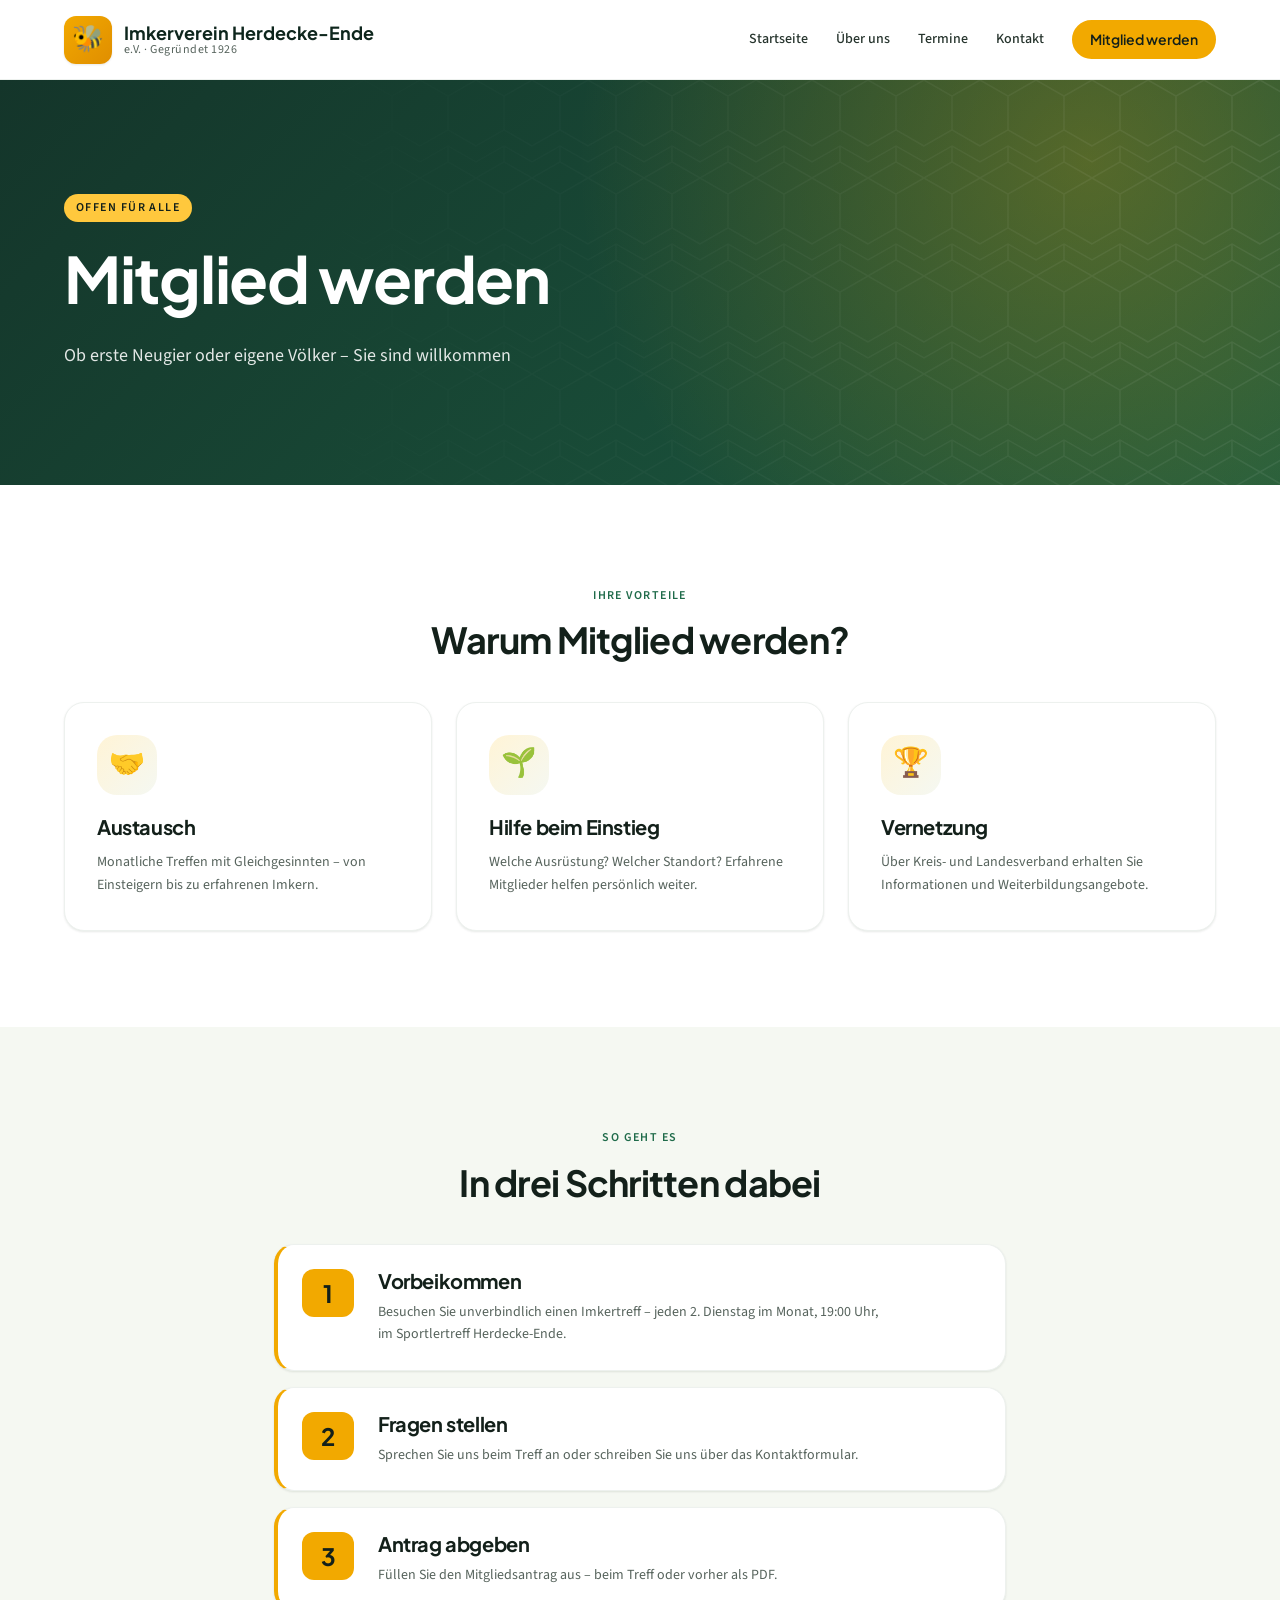
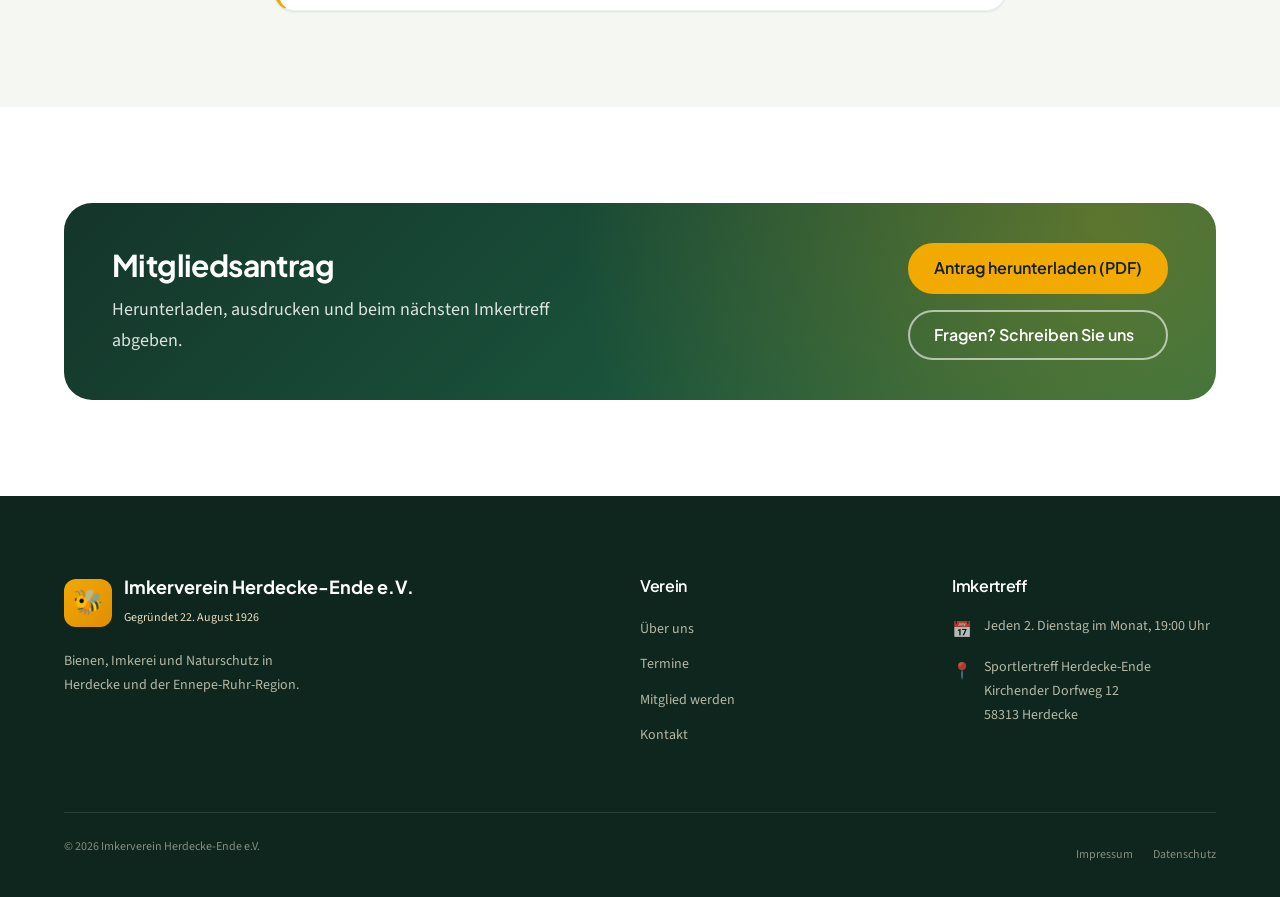
<file: mitglied-werden.html>
<!DOCTYPE html>
<html lang="de">
<head>
  <meta charset="UTF-8">
  <meta http-equiv="Content-Security-Policy" content="default-src 'self'; script-src 'self'; style-src 'self' 'unsafe-inline'; img-src 'self' data:; font-src 'self'; connect-src 'self'; object-src 'none'; base-uri 'self'; form-action 'self'; upgrade-insecure-requests">
  <meta name="referrer" content="strict-origin-when-cross-origin">
  <meta name="viewport" content="width=device-width, initial-scale=1.0">
  <title>Mitglied werden – Imkerverein Herdecke-Ende e.V.</title>
  <meta name="description" content="Mitglied werden im Imkerverein Herdecke-Ende e.V. – offen für Einsteiger und Erfahrene. Austausch, Hilfe beim Einstieg und regionale Vernetzung.">
  <!-- VORSCHAU-SPERRE: Diesen Hinweis und die nächste Zeile vor dem Start der echten Website löschen -->
  <meta name="robots" content="noindex, nofollow">
  <link rel="icon" type="image/svg+xml" href="icons/favicon.svg">
  <link rel="stylesheet" href="css/fonts.css">
  <link rel="stylesheet" href="css/main.css">
  <link rel="stylesheet" href="css/components.css">
  <link rel="stylesheet" href="css/responsive.css">
</head>
<body>

  <a href="#main-content" class="skip-link">Zum Inhalt springen</a>

  <header class="site-header" role="banner">
    <div class="container header-inner">
      <a href="index.html" class="site-logo" aria-label="Imkerverein Herdecke-Ende e.V. – Zur Startseite">
        <span class="site-logo__icon" aria-hidden="true">🐝</span>
        <span class="site-logo__text">
          <span class="site-logo__name">Imkerverein Herdecke-Ende</span>
          <span class="site-logo__sub">e.V. · Gegründet 1926</span>
        </span>
      </a>
      <nav class="site-nav" aria-label="Hauptnavigation">
        <ul class="nav-list" role="list">
          <li class="nav-list__item"><a href="index.html" class="nav-list__link">Startseite</a></li>
          <li class="nav-list__item"><a href="ueber-uns.html" class="nav-list__link">Über uns</a></li>
          <li class="nav-list__item"><a href="termine.html" class="nav-list__link">Termine</a></li>
          <li class="nav-list__item"><a href="kontakt.html" class="nav-list__link">Kontakt</a></li>
        </ul>
        <a href="mitglied-werden.html" class="btn btn--primary btn--sm nav-cta">Mitglied werden</a>
      </nav>
      <button class="hamburger" aria-label="Menü öffnen" aria-expanded="false" aria-controls="mobile-nav">
        <span class="hamburger__line"></span>
        <span class="hamburger__line"></span>
        <span class="hamburger__line"></span>
      </button>
    </div>
  </header>

  <nav class="mobile-nav" id="mobile-nav" aria-label="Mobile Navigation" aria-hidden="true">
    <ul class="mobile-nav__list" role="list">
      <li><a href="index.html" class="mobile-nav__link">Startseite</a></li>
      <li><a href="ueber-uns.html" class="mobile-nav__link">Über uns</a></li>
      <li><a href="termine.html" class="mobile-nav__link">Termine</a></li>
      <li><a href="kontakt.html" class="mobile-nav__link">Kontakt</a></li>
    </ul>
    <div class="mobile-nav__cta">
      <a href="mitglied-werden.html" class="btn btn--primary">Mitglied werden</a>
    </div>
  </nav>

  <main id="main-content">
    <section class="hero hero--subpage" aria-labelledby="seitentitel">
      <div class="hero__overlay" aria-hidden="true"></div>
      <div class="container hero__content">
        <span class="hero__label">Offen für alle</span>
        <h1 class="hero__title" id="seitentitel">Mitglied werden</h1>
        <p class="hero__sub">Ob erste Neugier oder eigene Völker – Sie sind willkommen</p>
      </div>
    </section>

    <section class="section" aria-labelledby="warum-heading">
      <div class="container">
        <div class="text-center section-head--center">
          <span class="section-label">Ihre Vorteile</span>
          <h2 class="section-title" id="warum-heading">Warum Mitglied werden?</h2>
        </div>
        <div class="feature-cards">
          <div class="feature-card reveal">
            <div class="feature-card__icon" aria-hidden="true">🤝</div>
            <h3 class="feature-card__title">Austausch</h3>
            <p class="feature-card__text">Monatliche Treffen mit Gleichgesinnten – von Einsteigern bis zu erfahrenen Imkern.</p>
          </div>
          <div class="feature-card reveal reveal--delay-1">
            <div class="feature-card__icon" aria-hidden="true">🌱</div>
            <h3 class="feature-card__title">Hilfe beim Einstieg</h3>
            <p class="feature-card__text">Welche Ausrüstung? Welcher Standort? Erfahrene Mitglieder helfen persönlich weiter.</p>
          </div>
          <div class="feature-card reveal reveal--delay-2">
            <div class="feature-card__icon" aria-hidden="true">🏆</div>
            <h3 class="feature-card__title">Vernetzung</h3>
            <p class="feature-card__text">Über Kreis- und Landesverband erhalten Sie Informationen und Weiterbildungsangebote.</p>
          </div>
        </div>
      </div>
    </section>

    <section class="section section--alt" aria-labelledby="wie-heading">
      <div class="container container--narrow">
        <div class="text-center section-head--center">
          <span class="section-label">So geht es</span>
          <h2 class="section-title" id="wie-heading">In drei Schritten dabei</h2>
        </div>
        <div class="termine-list" role="list">
          <div class="termin-item termin-item--step reveal" role="listitem">
            <div class="termin-date step-number"><span class="termin-date__day">1</span></div>
            <div class="termin-info">
              <h3 class="termin-info__title">Vorbeikommen</h3>
              <p class="termin-info__desc">Besuchen Sie unverbindlich einen Imkertreff – jeden 2. Dienstag im Monat, 19:00 Uhr, im Sportlertreff Herdecke-Ende.</p>
            </div>
          </div>
          <div class="termin-item termin-item--step reveal" role="listitem">
            <div class="termin-date step-number"><span class="termin-date__day">2</span></div>
            <div class="termin-info">
              <h3 class="termin-info__title">Fragen stellen</h3>
              <p class="termin-info__desc">Sprechen Sie uns beim Treff an oder schreiben Sie uns über das Kontaktformular.</p>
            </div>
          </div>
          <div class="termin-item termin-item--step reveal" role="listitem">
            <div class="termin-date step-number"><span class="termin-date__day">3</span></div>
            <div class="termin-info">
              <h3 class="termin-info__title">Antrag abgeben</h3>
              <p class="termin-info__desc">Füllen Sie den Mitgliedsantrag aus – beim Treff oder vorher als PDF.</p>
            </div>
          </div>
        </div>
      </div>
    </section>

    <section class="section" aria-labelledby="antrag-heading">
      <div class="container">
        <div class="antrag-box reveal">
          <div class="antrag-box__content">
            <h2 class="antrag-box__title" id="antrag-heading">Mitgliedsantrag</h2>
            <p class="antrag-box__text">Herunterladen, ausdrucken und beim nächsten Imkertreff abgeben.</p>
          </div>
          <div class="btn-stack">
            <a href="mitgliedsantrag.pdf" class="btn btn--primary" download>Antrag herunterladen (PDF)</a>
            <a href="kontakt.html" class="btn btn--outline-light">Fragen? Schreiben Sie uns</a>
          </div>
        </div>
      </div>
    </section>
  </main>

  <footer class="site-footer" role="contentinfo">
    <div class="container">
      <div class="footer-grid footer-grid--kompakt">
        <div class="footer-brand">
          <a href="index.html" class="footer-brand__logo" aria-label="Zur Startseite">
            <span class="footer-brand__icon" aria-hidden="true">🐝</span>
            <span>
              <span class="footer-brand__name">Imkerverein Herdecke-Ende e.V.</span><br>
              <span class="footer-brand__sub">Gegründet 22. August 1926</span>
            </span>
          </a>
          <p class="footer-brand__desc">Bienen, Imkerei und Naturschutz in Herdecke und der Ennepe-Ruhr-Region.</p>
        </div>
        <div class="footer-col">
          <h2 class="footer-col__title">Verein</h2>
          <ul class="footer-col__list" role="list">
            <li><a href="ueber-uns.html" class="footer-col__link">Über uns</a></li>
            <li><a href="termine.html" class="footer-col__link">Termine</a></li>
            <li><a href="mitglied-werden.html" class="footer-col__link">Mitglied werden</a></li>
            <li><a href="kontakt.html" class="footer-col__link">Kontakt</a></li>
          </ul>
        </div>
        <div class="footer-col">
          <h2 class="footer-col__title">Imkertreff</h2>
          <div class="footer-contact__item">
            <span class="footer-contact__icon" aria-hidden="true">📅</span>
            <span>Jeden 2. Dienstag im Monat, 19:00 Uhr</span>
          </div>
          <div class="footer-contact__item">
            <span class="footer-contact__icon" aria-hidden="true">📍</span>
            <address class="address-plain">
              Sportlertreff Herdecke-Ende<br>
              Kirchender Dorfweg 12<br>
              58313 Herdecke
            </address>
          </div>
        </div>
      </div>
      <div class="footer-bottom">
        <p class="footer-bottom__copy">&copy; 2026 Imkerverein Herdecke-Ende e.V.</p>
        <nav class="footer-bottom__links" aria-label="Rechtliche Links">
          <a href="impressum.html" class="footer-bottom__link">Impressum</a>
          <a href="datenschutz.html" class="footer-bottom__link">Datenschutz</a>
        </nav>
      </div>
    </div>
  </footer>

  <script src="js/nav.js"></script>
  <script src="js/scroll.js"></script>
</body>
</html>
</file>
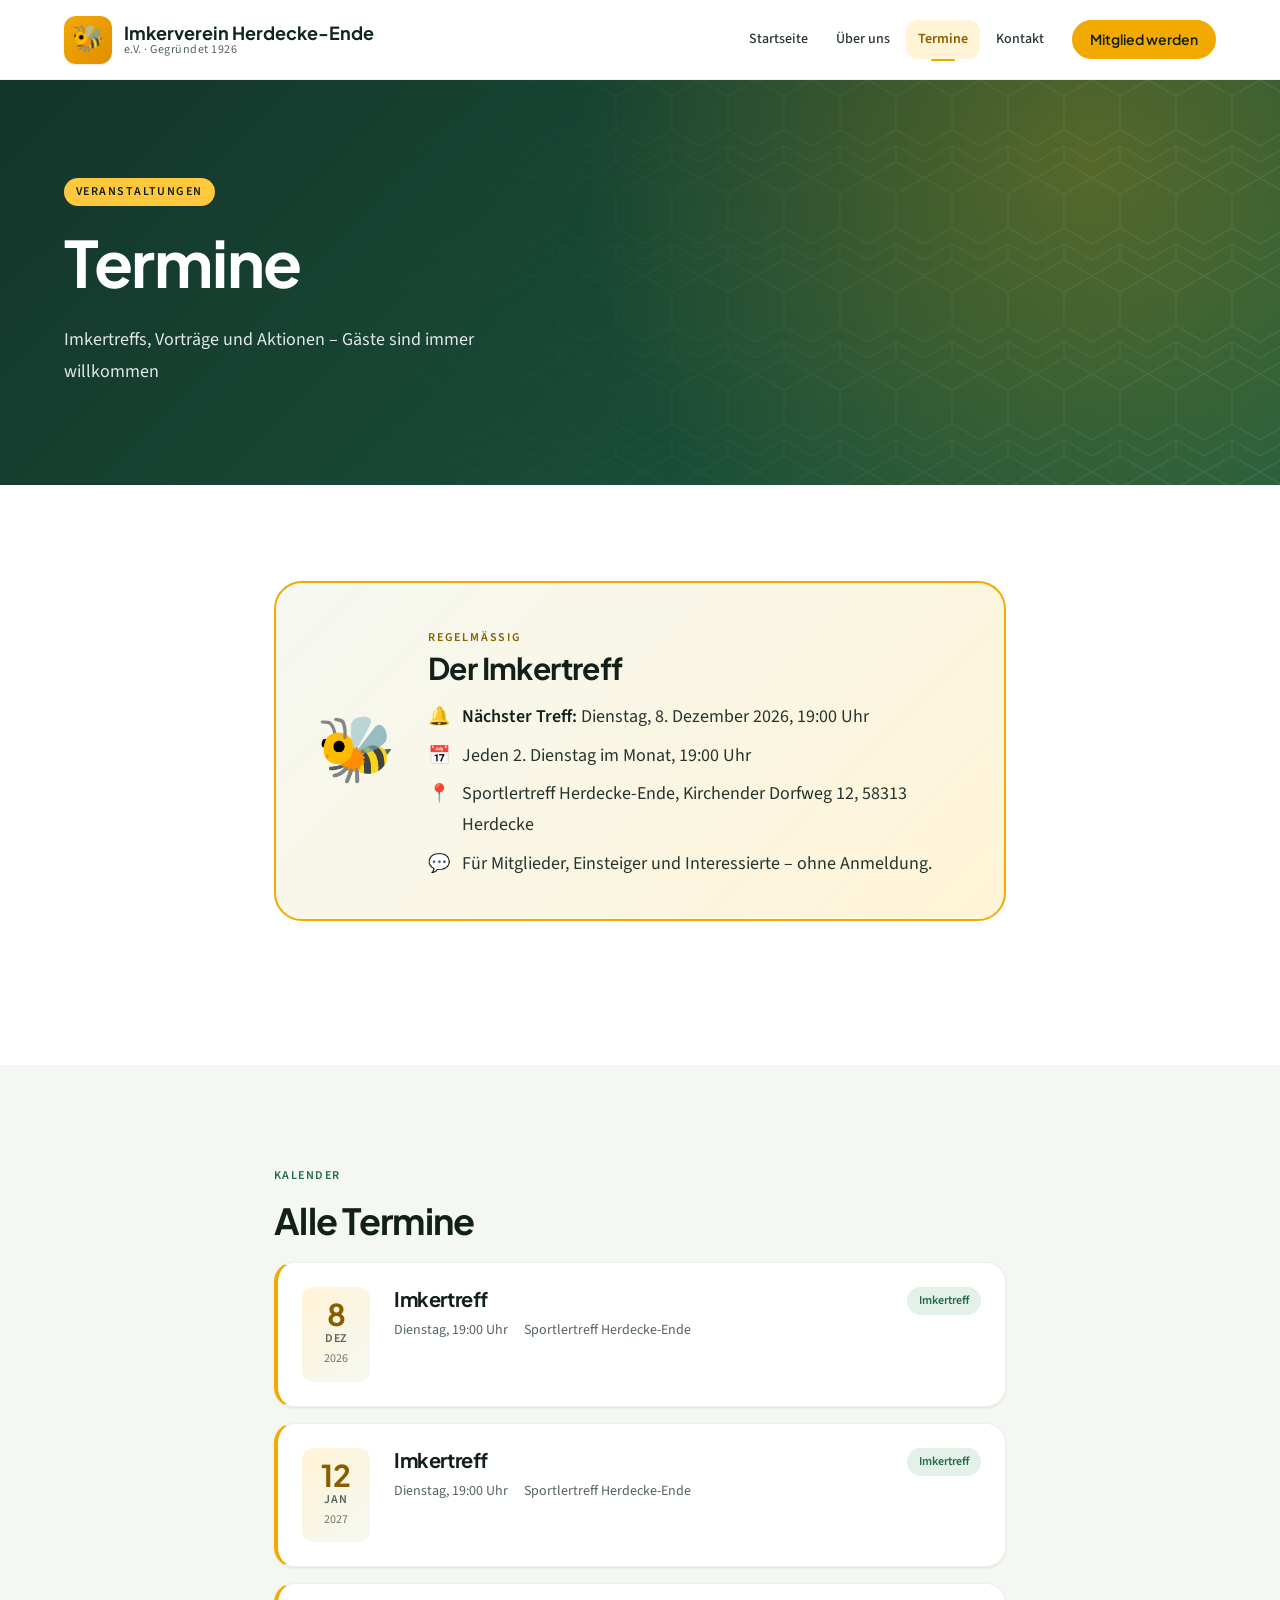
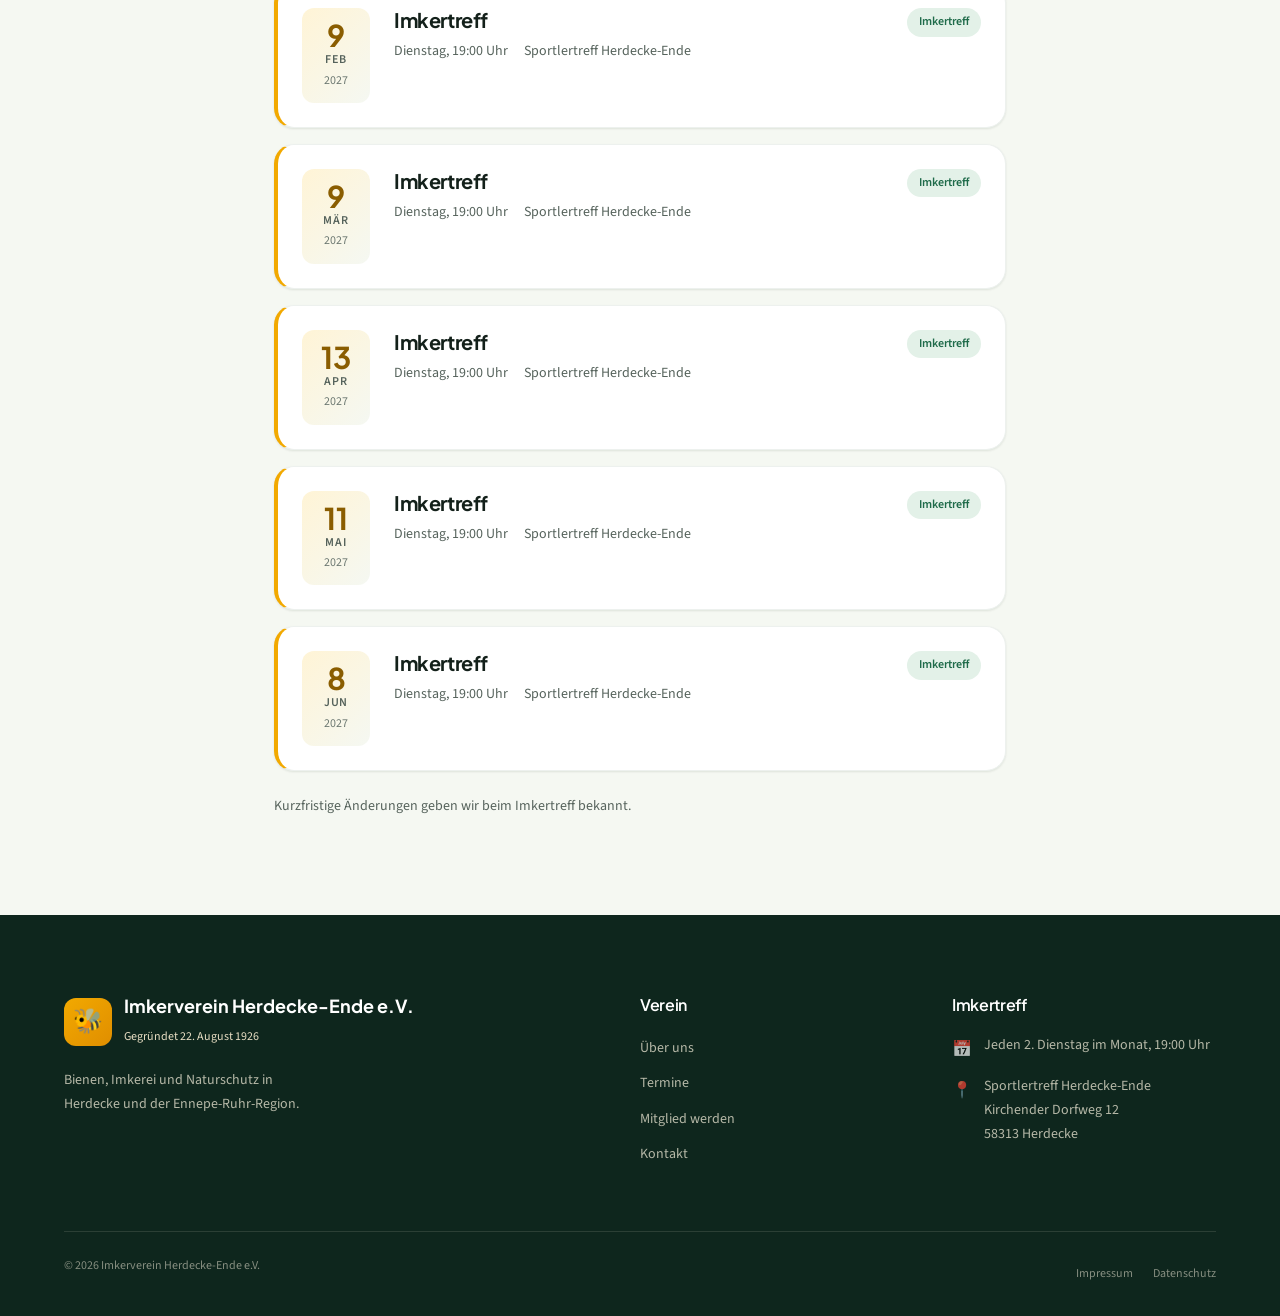
<file: termine.html>
<!DOCTYPE html>
<html lang="de">
<head>
  <meta charset="UTF-8">
  <meta http-equiv="Content-Security-Policy" content="default-src 'self'; script-src 'self'; style-src 'self' 'unsafe-inline'; img-src 'self' data:; font-src 'self'; connect-src 'self'; object-src 'none'; base-uri 'self'; form-action 'self'; upgrade-insecure-requests">
  <meta name="referrer" content="strict-origin-when-cross-origin">
  <meta name="viewport" content="width=device-width, initial-scale=1.0">
  <title>Termine – Imkerverein Herdecke-Ende e.V.</title>
  <meta name="description" content="Termine des Imkervereins Herdecke-Ende: Imkertreff jeden 2. Dienstag im Monat um 19 Uhr, dazu Vorträge, Praxistermine und Aktionen.">
  <!-- VORSCHAU-SPERRE: Diesen Hinweis und die nächste Zeile vor dem Start der echten Website löschen -->
  <meta name="robots" content="noindex, nofollow">
  <link rel="icon" type="image/svg+xml" href="icons/favicon.svg">
  <link rel="stylesheet" href="css/fonts.css">
  <link rel="stylesheet" href="css/main.css">
  <link rel="stylesheet" href="css/components.css">
  <link rel="stylesheet" href="css/responsive.css">
</head>
<body>

  <a href="#main-content" class="skip-link">Zum Inhalt springen</a>

  <header class="site-header" role="banner">
    <div class="container header-inner">
      <a href="index.html" class="site-logo" aria-label="Imkerverein Herdecke-Ende e.V. – Zur Startseite">
        <span class="site-logo__icon" aria-hidden="true">🐝</span>
        <span class="site-logo__text">
          <span class="site-logo__name">Imkerverein Herdecke-Ende</span>
          <span class="site-logo__sub">e.V. · Gegründet 1926</span>
        </span>
      </a>
      <nav class="site-nav" aria-label="Hauptnavigation">
        <ul class="nav-list" role="list">
          <li class="nav-list__item"><a href="index.html" class="nav-list__link">Startseite</a></li>
          <li class="nav-list__item"><a href="ueber-uns.html" class="nav-list__link">Über uns</a></li>
          <li class="nav-list__item"><a href="termine.html" class="nav-list__link">Termine</a></li>
          <li class="nav-list__item"><a href="kontakt.html" class="nav-list__link">Kontakt</a></li>
        </ul>
        <a href="mitglied-werden.html" class="btn btn--primary btn--sm nav-cta">Mitglied werden</a>
      </nav>
      <button class="hamburger" aria-label="Menü öffnen" aria-expanded="false" aria-controls="mobile-nav">
        <span class="hamburger__line"></span>
        <span class="hamburger__line"></span>
        <span class="hamburger__line"></span>
      </button>
    </div>
  </header>

  <nav class="mobile-nav" id="mobile-nav" aria-label="Mobile Navigation" aria-hidden="true">
    <ul class="mobile-nav__list" role="list">
      <li><a href="index.html" class="mobile-nav__link">Startseite</a></li>
      <li><a href="ueber-uns.html" class="mobile-nav__link">Über uns</a></li>
      <li><a href="termine.html" class="mobile-nav__link">Termine</a></li>
      <li><a href="kontakt.html" class="mobile-nav__link">Kontakt</a></li>
    </ul>
    <div class="mobile-nav__cta">
      <a href="mitglied-werden.html" class="btn btn--primary">Mitglied werden</a>
    </div>
  </nav>

  <main id="main-content">
    <section class="hero hero--subpage" aria-labelledby="seitentitel">
      <div class="hero__overlay" aria-hidden="true"></div>
      <div class="container hero__content">
        <span class="hero__label">Veranstaltungen</span>
        <h1 class="hero__title" id="seitentitel">Termine</h1>
        <p class="hero__sub">Imkertreffs, Vorträge und Aktionen – Gäste sind immer willkommen</p>
      </div>
    </section>

    <section class="section" aria-labelledby="imkertreff-heading">
      <div class="container container--narrow">
        <div class="imkertreff-box reveal">
          <div class="imkertreff-box__icon" aria-hidden="true">🐝</div>
          <div class="imkertreff-box__content">
            <span class="imkertreff-box__label">Regelmäßig</span>
            <h2 class="imkertreff-box__title" id="imkertreff-heading">Der Imkertreff</h2>
            <div class="imkertreff-box__details">
              <div class="imkertreff-detail" data-next-treff hidden>
                <span aria-hidden="true">🔔</span>
                <span><strong>Nächster Treff:</strong> <span data-next-treff-text></span></span>
              </div>
              <div class="imkertreff-detail">
                <span aria-hidden="true">📅</span>
                <span>Jeden 2. Dienstag im Monat, 19:00 Uhr</span>
              </div>
              <div class="imkertreff-detail">
                <span aria-hidden="true">📍</span>
                <address class="address-plain">Sportlertreff Herdecke-Ende, Kirchender Dorfweg 12, 58313 Herdecke</address>
              </div>
              <div class="imkertreff-detail">
                <span aria-hidden="true">💬</span>
                <span>Für Mitglieder, Einsteiger und Interessierte – ohne Anmeldung.</span>
              </div>
            </div>
          </div>
        </div>
      </div>
    </section>

    <section class="section section--alt" aria-labelledby="liste-heading">
      <div class="container container--narrow">
        <span class="section-label">Kalender</span>
        <h2 class="section-title" id="liste-heading">Alle Termine</h2>
        <div class="termine-list" data-termine role="list" aria-label="Terminliste" aria-busy="true">
          <noscript>
            <p class="termine-hinweis">Imkertreff: jeden 2. Dienstag im Monat, 19:00 Uhr, Sportlertreff Herdecke-Ende.</p>
          </noscript>
        </div>
        <p class="termine-hinweis">Kurzfristige Änderungen geben wir beim Imkertreff bekannt.</p>
      </div>
    </section>
  </main>

  <footer class="site-footer" role="contentinfo">
    <div class="container">
      <div class="footer-grid footer-grid--kompakt">
        <div class="footer-brand">
          <a href="index.html" class="footer-brand__logo" aria-label="Zur Startseite">
            <span class="footer-brand__icon" aria-hidden="true">🐝</span>
            <span>
              <span class="footer-brand__name">Imkerverein Herdecke-Ende e.V.</span><br>
              <span class="footer-brand__sub">Gegründet 22. August 1926</span>
            </span>
          </a>
          <p class="footer-brand__desc">Bienen, Imkerei und Naturschutz in Herdecke und der Ennepe-Ruhr-Region.</p>
        </div>
        <div class="footer-col">
          <h2 class="footer-col__title">Verein</h2>
          <ul class="footer-col__list" role="list">
            <li><a href="ueber-uns.html" class="footer-col__link">Über uns</a></li>
            <li><a href="termine.html" class="footer-col__link">Termine</a></li>
            <li><a href="mitglied-werden.html" class="footer-col__link">Mitglied werden</a></li>
            <li><a href="kontakt.html" class="footer-col__link">Kontakt</a></li>
          </ul>
        </div>
        <div class="footer-col">
          <h2 class="footer-col__title">Imkertreff</h2>
          <div class="footer-contact__item">
            <span class="footer-contact__icon" aria-hidden="true">📅</span>
            <span>Jeden 2. Dienstag im Monat, 19:00 Uhr</span>
          </div>
          <div class="footer-contact__item">
            <span class="footer-contact__icon" aria-hidden="true">📍</span>
            <address class="address-plain">
              Sportlertreff Herdecke-Ende<br>
              Kirchender Dorfweg 12<br>
              58313 Herdecke
            </address>
          </div>
        </div>
      </div>
      <div class="footer-bottom">
        <p class="footer-bottom__copy">&copy; 2026 Imkerverein Herdecke-Ende e.V.</p>
        <nav class="footer-bottom__links" aria-label="Rechtliche Links">
          <a href="impressum.html" class="footer-bottom__link">Impressum</a>
          <a href="datenschutz.html" class="footer-bottom__link">Datenschutz</a>
        </nav>
      </div>
    </div>
  </footer>

  <script src="js/nav.js"></script>
  <script src="js/scroll.js"></script>
  <script src="js/termine-daten.js"></script>
  <script src="js/termine.js"></script>
</body>
</html>
</file>
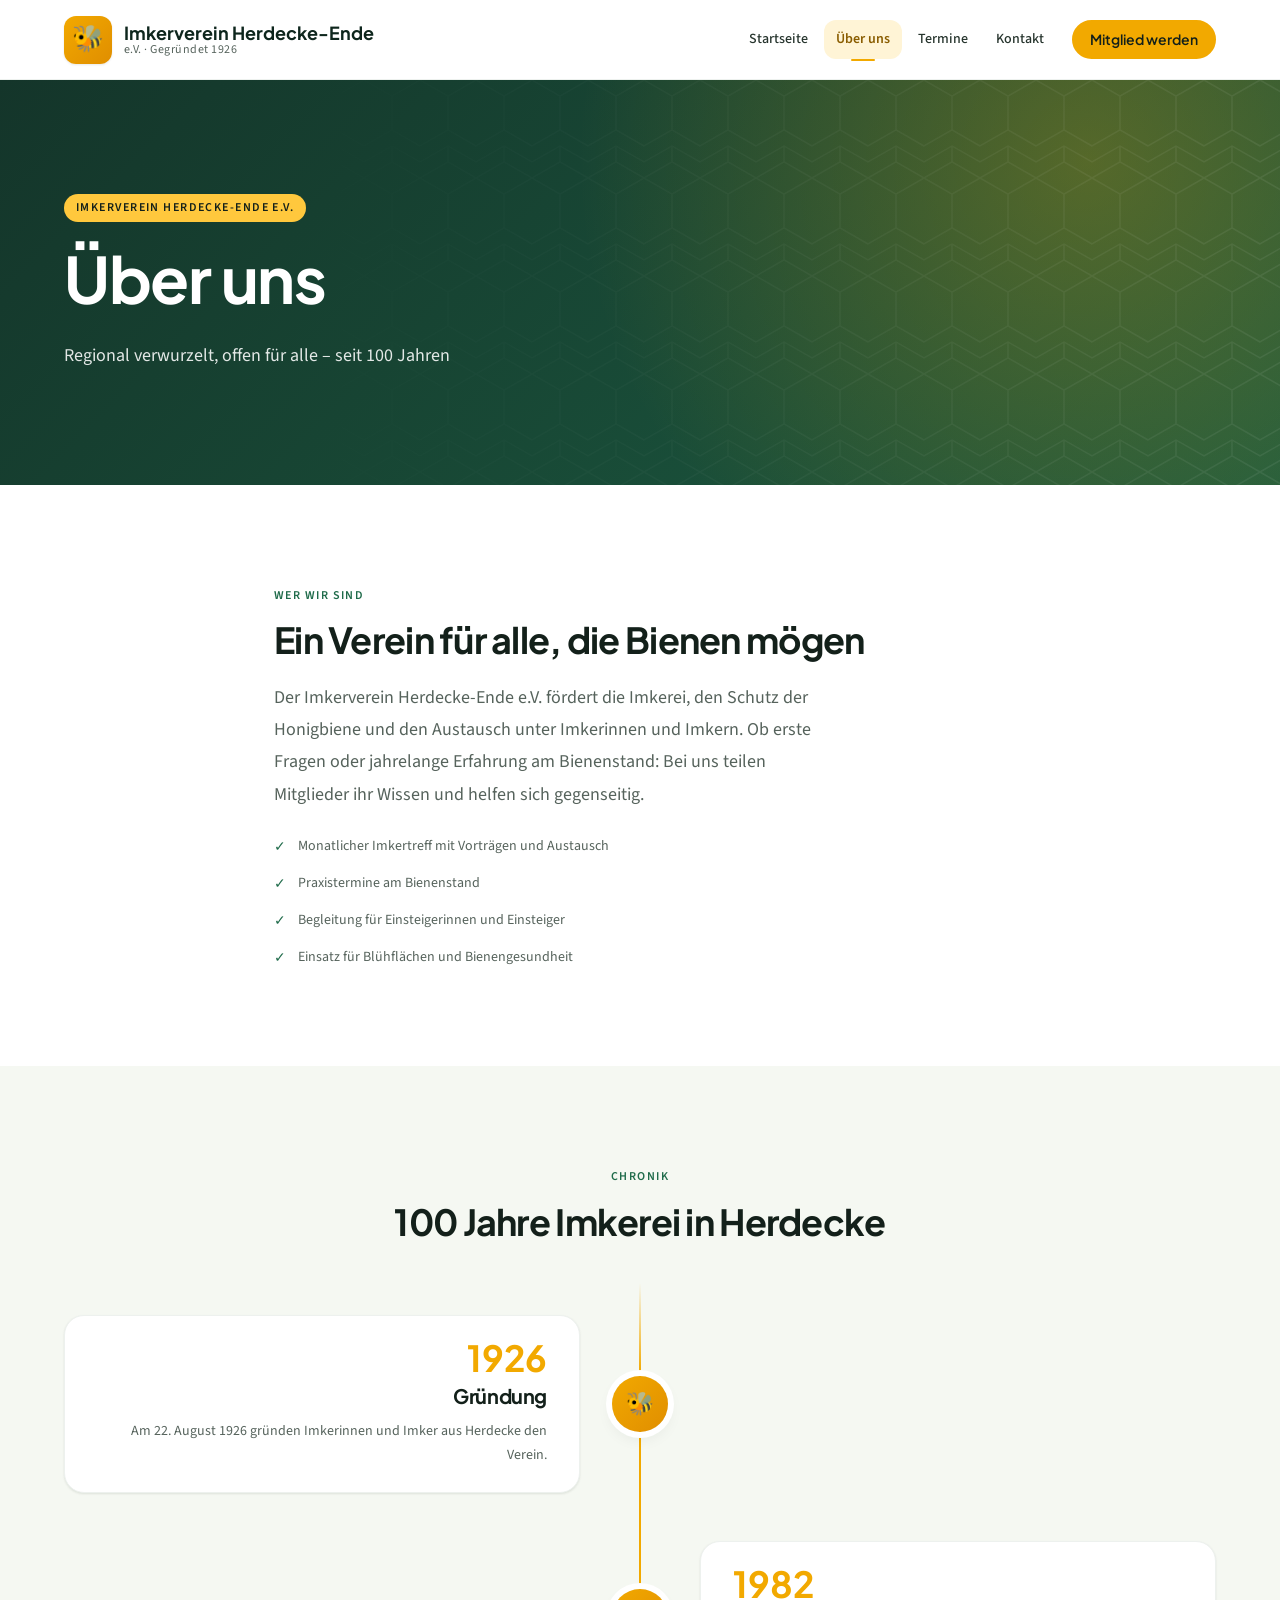
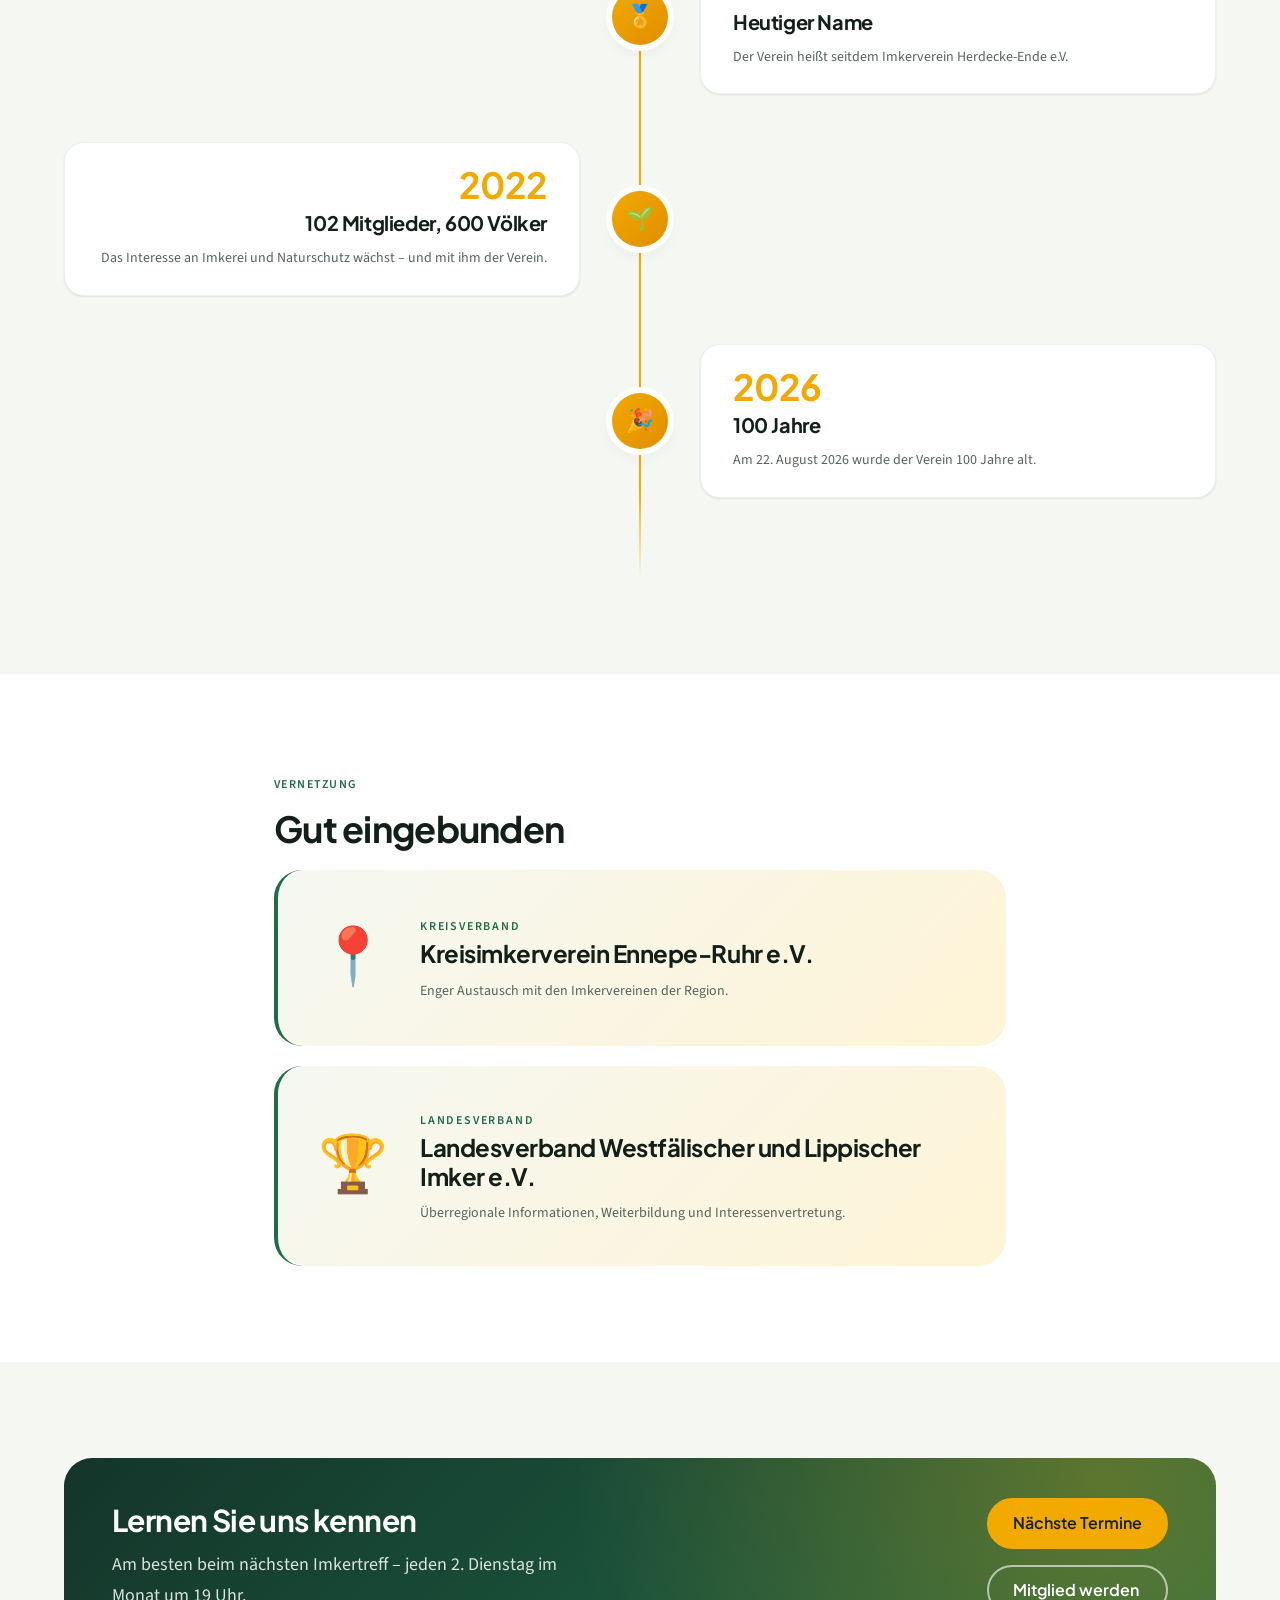
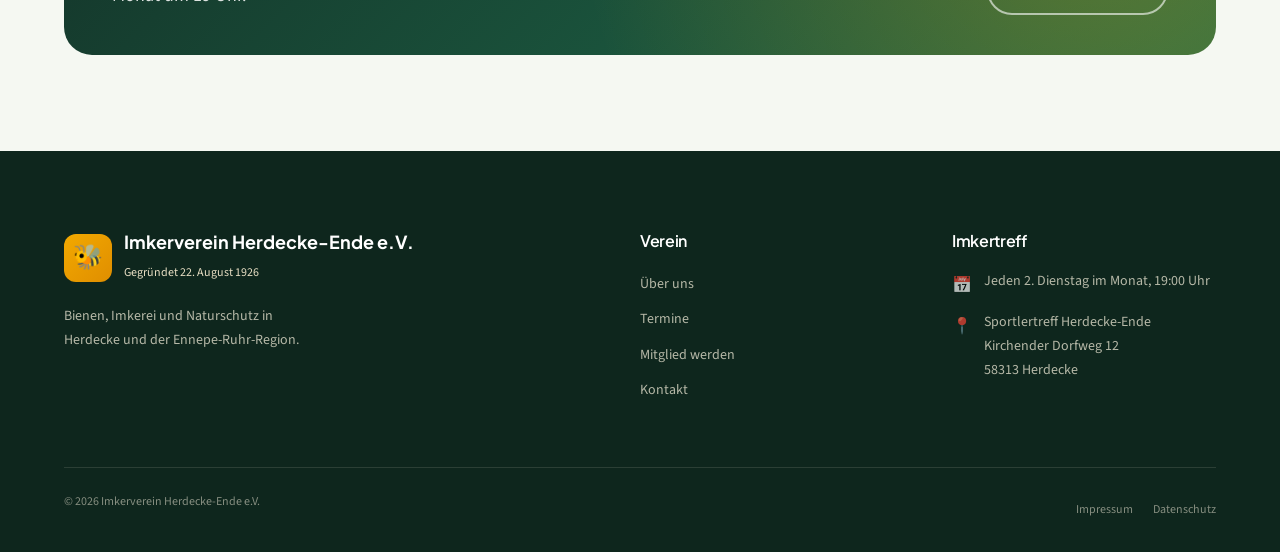
<file: ueber-uns.html>
<!DOCTYPE html>
<html lang="de">
<head>
  <meta charset="UTF-8">
  <meta http-equiv="Content-Security-Policy" content="default-src 'self'; script-src 'self'; style-src 'self' 'unsafe-inline'; img-src 'self' data:; font-src 'self'; connect-src 'self'; object-src 'none'; base-uri 'self'; form-action 'self'; upgrade-insecure-requests">
  <meta name="referrer" content="strict-origin-when-cross-origin">
  <meta name="viewport" content="width=device-width, initial-scale=1.0">
  <title>Über uns – Imkerverein Herdecke-Ende e.V.</title>
  <meta name="description" content="Der Imkerverein Herdecke-Ende e.V.: gegründet 1926, 102 Mitglieder, rund 600 Bienenvölker. Mitglied im Kreisimkerverein Ennepe-Ruhr und im Landesverband Westfälischer und Lippischer Imker.">
  <!-- VORSCHAU-SPERRE: Diesen Hinweis und die nächste Zeile vor dem Start der echten Website löschen -->
  <meta name="robots" content="noindex, nofollow">
  <link rel="icon" type="image/svg+xml" href="icons/favicon.svg">
  <link rel="stylesheet" href="css/fonts.css">
  <link rel="stylesheet" href="css/main.css">
  <link rel="stylesheet" href="css/components.css">
  <link rel="stylesheet" href="css/responsive.css">
</head>
<body>

  <a href="#main-content" class="skip-link">Zum Inhalt springen</a>

  <header class="site-header" role="banner">
    <div class="container header-inner">
      <a href="index.html" class="site-logo" aria-label="Imkerverein Herdecke-Ende e.V. – Zur Startseite">
        <span class="site-logo__icon" aria-hidden="true">🐝</span>
        <span class="site-logo__text">
          <span class="site-logo__name">Imkerverein Herdecke-Ende</span>
          <span class="site-logo__sub">e.V. · Gegründet 1926</span>
        </span>
      </a>
      <nav class="site-nav" aria-label="Hauptnavigation">
        <ul class="nav-list" role="list">
          <li class="nav-list__item"><a href="index.html" class="nav-list__link">Startseite</a></li>
          <li class="nav-list__item"><a href="ueber-uns.html" class="nav-list__link">Über uns</a></li>
          <li class="nav-list__item"><a href="termine.html" class="nav-list__link">Termine</a></li>
          <li class="nav-list__item"><a href="kontakt.html" class="nav-list__link">Kontakt</a></li>
        </ul>
        <a href="mitglied-werden.html" class="btn btn--primary btn--sm nav-cta">Mitglied werden</a>
      </nav>
      <button class="hamburger" aria-label="Menü öffnen" aria-expanded="false" aria-controls="mobile-nav">
        <span class="hamburger__line"></span>
        <span class="hamburger__line"></span>
        <span class="hamburger__line"></span>
      </button>
    </div>
  </header>

  <nav class="mobile-nav" id="mobile-nav" aria-label="Mobile Navigation" aria-hidden="true">
    <ul class="mobile-nav__list" role="list">
      <li><a href="index.html" class="mobile-nav__link">Startseite</a></li>
      <li><a href="ueber-uns.html" class="mobile-nav__link">Über uns</a></li>
      <li><a href="termine.html" class="mobile-nav__link">Termine</a></li>
      <li><a href="kontakt.html" class="mobile-nav__link">Kontakt</a></li>
    </ul>
    <div class="mobile-nav__cta">
      <a href="mitglied-werden.html" class="btn btn--primary">Mitglied werden</a>
    </div>
  </nav>

  <main id="main-content">
    <section class="hero hero--subpage" aria-labelledby="seitentitel">
      <div class="hero__overlay" aria-hidden="true"></div>
      <div class="container hero__content">
        <span class="hero__label">Imkerverein Herdecke-Ende e.V.</span>
        <h1 class="hero__title" id="seitentitel">Über uns</h1>
        <p class="hero__sub">Regional verwurzelt, offen für alle – seit 100 Jahren</p>
      </div>
    </section>

    <section class="section" aria-labelledby="wir-heading">
      <div class="container container--narrow">
        <span class="section-label">Wer wir sind</span>
        <h2 class="section-title" id="wir-heading">Ein Verein für alle, die Bienen mögen</h2>
        <p class="section-intro">
          Der Imkerverein Herdecke-Ende e.V. fördert die Imkerei, den Schutz der
          Honigbiene und den Austausch unter Imkerinnen und Imkern. Ob erste Fragen
          oder jahrelange Erfahrung am Bienenstand: Bei uns teilen Mitglieder ihr
          Wissen und helfen sich gegenseitig.
        </p>
        <div class="info-list">
          <div class="info-list__item">Monatlicher Imkertreff mit Vorträgen und Austausch</div>
          <div class="info-list__item">Praxistermine am Bienenstand</div>
          <div class="info-list__item">Begleitung für Einsteigerinnen und Einsteiger</div>
          <div class="info-list__item">Einsatz für Blühflächen und Bienengesundheit</div>
        </div>
      </div>
    </section>

    <section class="section section--alt" aria-labelledby="geschichte-heading">
      <div class="container">
        <div class="text-center section-head--center">
          <span class="section-label">Chronik</span>
          <h2 class="section-title" id="geschichte-heading">100 Jahre Imkerei in Herdecke</h2>
        </div>
        <div class="timeline" role="list" aria-label="Vereinsgeschichte">
          <div class="timeline-item reveal" role="listitem">
            <div class="timeline-content">
              <div class="timeline-year">1926</div>
              <h3 class="timeline-title">Gründung</h3>
              <p class="timeline-text">Am 22. August 1926 gründen Imkerinnen und Imker aus Herdecke den Verein.</p>
            </div>
            <div class="timeline-dot" aria-hidden="true">🐝</div>
            <div class="timeline-spacer"></div>
          </div>
          <div class="timeline-item reveal" role="listitem">
            <div class="timeline-spacer"></div>
            <div class="timeline-dot" aria-hidden="true">🏅</div>
            <div class="timeline-content">
              <div class="timeline-year">1982</div>
              <h3 class="timeline-title">Heutiger Name</h3>
              <p class="timeline-text">Der Verein heißt seitdem Imkerverein Herdecke-Ende e.V.</p>
            </div>
          </div>
          <div class="timeline-item reveal" role="listitem">
            <div class="timeline-content">
              <div class="timeline-year">2022</div>
              <h3 class="timeline-title">102 Mitglieder, 600 Völker</h3>
              <p class="timeline-text">Das Interesse an Imkerei und Naturschutz wächst – und mit ihm der Verein.</p>
            </div>
            <div class="timeline-dot" aria-hidden="true">🌱</div>
            <div class="timeline-spacer"></div>
          </div>
          <div class="timeline-item reveal" role="listitem">
            <div class="timeline-spacer"></div>
            <div class="timeline-dot" aria-hidden="true">🎉</div>
            <div class="timeline-content">
              <div class="timeline-year">2026</div>
              <h3 class="timeline-title">100 Jahre</h3>
              <p class="timeline-text">Am 22. August 2026 wurde der Verein 100 Jahre alt.</p>
            </div>
          </div>
        </div>
      </div>
    </section>

    <section class="section" aria-labelledby="verband-heading">
      <div class="container container--narrow">
        <span class="section-label">Vernetzung</span>
        <h2 class="section-title" id="verband-heading">Gut eingebunden</h2>
        <div class="verband-box reveal">
          <div class="verband-box__icon" aria-hidden="true">📍</div>
          <div>
            <span class="verband-box__label">Kreisverband</span>
            <h3 class="verband-box__title">Kreisimkerverein Ennepe-Ruhr e.V.</h3>
            <p class="verband-box__text">Enger Austausch mit den Imkervereinen der Region.</p>
          </div>
        </div>
        <div class="verband-box reveal">
          <div class="verband-box__icon" aria-hidden="true">🏆</div>
          <div>
            <span class="verband-box__label">Landesverband</span>
            <h3 class="verband-box__title">Landesverband Westfälischer und Lippischer Imker e.V.</h3>
            <p class="verband-box__text">Überregionale Informationen, Weiterbildung und Interessenvertretung.</p>
          </div>
        </div>
      </div>
    </section>

    <section class="section section--alt" aria-labelledby="cta-heading">
      <div class="container">
        <div class="antrag-box reveal">
          <div class="antrag-box__content">
            <h2 class="antrag-box__title" id="cta-heading">Lernen Sie uns kennen</h2>
            <p class="antrag-box__text">Am besten beim nächsten Imkertreff – jeden 2. Dienstag im Monat um 19 Uhr.</p>
          </div>
          <div class="btn-stack">
            <a href="termine.html" class="btn btn--primary">Nächste Termine</a>
            <a href="mitglied-werden.html" class="btn btn--outline-light">Mitglied werden</a>
          </div>
        </div>
      </div>
    </section>
  </main>

  <footer class="site-footer" role="contentinfo">
    <div class="container">
      <div class="footer-grid footer-grid--kompakt">
        <div class="footer-brand">
          <a href="index.html" class="footer-brand__logo" aria-label="Zur Startseite">
            <span class="footer-brand__icon" aria-hidden="true">🐝</span>
            <span>
              <span class="footer-brand__name">Imkerverein Herdecke-Ende e.V.</span><br>
              <span class="footer-brand__sub">Gegründet 22. August 1926</span>
            </span>
          </a>
          <p class="footer-brand__desc">Bienen, Imkerei und Naturschutz in Herdecke und der Ennepe-Ruhr-Region.</p>
        </div>
        <div class="footer-col">
          <h2 class="footer-col__title">Verein</h2>
          <ul class="footer-col__list" role="list">
            <li><a href="ueber-uns.html" class="footer-col__link">Über uns</a></li>
            <li><a href="termine.html" class="footer-col__link">Termine</a></li>
            <li><a href="mitglied-werden.html" class="footer-col__link">Mitglied werden</a></li>
            <li><a href="kontakt.html" class="footer-col__link">Kontakt</a></li>
          </ul>
        </div>
        <div class="footer-col">
          <h2 class="footer-col__title">Imkertreff</h2>
          <div class="footer-contact__item">
            <span class="footer-contact__icon" aria-hidden="true">📅</span>
            <span>Jeden 2. Dienstag im Monat, 19:00 Uhr</span>
          </div>
          <div class="footer-contact__item">
            <span class="footer-contact__icon" aria-hidden="true">📍</span>
            <address class="address-plain">
              Sportlertreff Herdecke-Ende<br>
              Kirchender Dorfweg 12<br>
              58313 Herdecke
            </address>
          </div>
        </div>
      </div>
      <div class="footer-bottom">
        <p class="footer-bottom__copy">&copy; 2026 Imkerverein Herdecke-Ende e.V.</p>
        <nav class="footer-bottom__links" aria-label="Rechtliche Links">
          <a href="impressum.html" class="footer-bottom__link">Impressum</a>
          <a href="datenschutz.html" class="footer-bottom__link">Datenschutz</a>
        </nav>
      </div>
    </div>
  </footer>

  <script src="js/nav.js"></script>
  <script src="js/scroll.js"></script>
</body>
</html>
</file>
<file: css/fonts.css>
/* Lokal eingebundene Schriften (SIL Open Font License, siehe fonts/LICENSE-*.txt).
   Keine Verbindung zu Google-Servern – DSGVO-freundlich. */

@font-face {
  font-family: 'Plus Jakarta Sans';
  font-style: normal;
  font-weight: 200 800;
  font-display: swap;
  src: url('../fonts/plus-jakarta-sans-latin-wght-normal.woff2') format('woff2-variations'),
       url('../fonts/plus-jakarta-sans-latin-wght-normal.woff2') format('woff2');
}

@font-face {
  font-family: 'Source Sans 3';
  font-style: normal;
  font-weight: 300;
  font-display: swap;
  src: url('../fonts/source-sans-3-latin-300-normal.woff2') format('woff2');
}

@font-face {
  font-family: 'Source Sans 3';
  font-style: normal;
  font-weight: 400;
  font-display: swap;
  src: url('../fonts/source-sans-3-latin-400-normal.woff2') format('woff2');
}

@font-face {
  font-family: 'Source Sans 3';
  font-style: normal;
  font-weight: 500;
  font-display: swap;
  src: url('../fonts/source-sans-3-latin-500-normal.woff2') format('woff2');
}

@font-face {
  font-family: 'Source Sans 3';
  font-style: normal;
  font-weight: 600;
  font-display: swap;
  src: url('../fonts/source-sans-3-latin-600-normal.woff2') format('woff2');
}
</file>
<file: css/main.css>
/* =============================================================
   main.css – Imkerverein Herdecke-Ende e.V.
   Basis-Styles, CSS-Variablen, Header, Footer, Typografie
   ============================================================= */

/* ----- Schriften: lokal eingebunden über css/fonts.css ----- */

/* ----- CSS Custom Properties (Design-Tokens) ----- */
:root {
  /* Farben – frisches Honiggelb, sattes Waldgrün, viel Weiß */
  --color-honey:         #F2A900;
  --color-honey-light:   #FFC83D;
  --color-honey-dark:    #8A5D00;
  --color-amber:         #E08E00;
  --color-cream:         #FFFFFF;
  --color-cream-warm:    #F5F8F2;
  --color-cream-mid:     #FFF4D6;
  --color-green-dark:    #14352A;
  --color-green:         #1F6B4A;
  --color-green-sage:    #5E9C7C;
  --color-green-light:   #D3E8DA;
  --color-brown-dark:    #0E261D;
  --color-brown:         #2F5D48;
  --color-brown-light:   #E9DFC4;
  --color-text-dark:     #13201A;
  --color-text:          #26342D;
  --color-text-muted:    #56635C;
  --color-text-light:    #6B7770;
  --color-white:         #FFFFFF;
  --color-border:        #E1E7E2;
  --color-border-light:  #EDF1EE;

  /* Typografie */
  --font-display:  'Plus Jakarta Sans', 'Segoe UI', system-ui, sans-serif;
  --font-serif:    'Source Sans 3', 'Segoe UI', system-ui, sans-serif;
  --font-sans:     'Source Sans 3', 'Segoe UI', system-ui, sans-serif;

  /* Schriftgrößen (fluid) */
  --fs-xs:   0.75rem;
  --fs-sm:   0.875rem;
  --fs-base: 1rem;
  --fs-md:   1.125rem;
  --fs-lg:   1.25rem;
  --fs-xl:   1.5rem;
  --fs-2xl:  1.875rem;
  --fs-3xl:  2.25rem;
  --fs-4xl:  3rem;
  --fs-5xl:  3.75rem;

  /* Abstände */
  --space-1:  0.25rem;
  --space-2:  0.5rem;
  --space-3:  0.75rem;
  --space-4:  1rem;
  --space-5:  1.25rem;
  --space-6:  1.5rem;
  --space-8:  2rem;
  --space-10: 2.5rem;
  --space-12: 3rem;
  --space-16: 4rem;
  --space-20: 5rem;
  --space-24: 6rem;
  --space-32: 8rem;

  /* Radien */
  --radius-sm:  6px;
  --radius-md:  12px;
  --radius-lg:  20px;
  --radius-xl:  28px;
  --radius-full: 9999px;

  /* Schatten */
  --shadow-sm:  0 1px 2px rgba(19,32,26,0.05), 0 1px 3px rgba(19,32,26,0.05);
  --shadow-md:  0 6px 16px rgba(19,32,26,0.08), 0 2px 4px rgba(19,32,26,0.04);
  --shadow-lg:  0 14px 32px rgba(19,32,26,0.10), 0 4px 8px rgba(19,32,26,0.05);
  --shadow-xl:  0 24px 56px rgba(19,32,26,0.14), 0 8px 16px rgba(19,32,26,0.06);

  /* Übergänge */
  --transition-fast:   150ms ease;
  --transition-base:   250ms ease;
  --transition-slow:   400ms ease;
  --transition-bounce: 300ms cubic-bezier(0.34, 1.56, 0.64, 1);

  /* Layout */
  --container-max:   1200px;
  --container-narrow: 780px;
  --nav-height:       80px;
}

/* ----- CSS Reset & Basis ----- */
*,
*::before,
*::after {
  box-sizing: border-box;
  margin: 0;
  padding: 0;
}

html {
  scroll-behavior: smooth;
  font-size: 16px;
  -webkit-text-size-adjust: 100%;
}

body {
  font-family: var(--font-sans);
  font-size: var(--fs-base);
  line-height: 1.7;
  color: var(--color-text);
  background-color: var(--color-cream);
  overflow-x: hidden;
}

img {
  max-width: 100%;
  height: auto;
  display: block;
}

a {
  color: var(--color-honey-dark);
  text-decoration: underline;
  text-underline-offset: 3px;
  transition: color var(--transition-fast);
}

a:hover {
  color: var(--color-amber);
}

a:focus-visible {
  outline: 3px solid var(--color-honey);
  outline-offset: 3px;
  border-radius: var(--radius-sm);
}

ul, ol {
  list-style: none;
}

button {
  cursor: pointer;
  border: none;
  background: none;
  font-family: inherit;
}

input,
textarea,
select {
  font-family: inherit;
  font-size: inherit;
}

/* ----- Typografie-Grundregeln ----- */
h1, h2, h3, h4, h5, h6 {
  font-family: var(--font-display);
  font-weight: 700;
  letter-spacing: -0.02em;
  line-height: 1.2;
  color: var(--color-text-dark);
}

h1 { font-size: var(--fs-4xl); }
h2 { font-size: var(--fs-3xl); }
h3 { font-size: var(--fs-2xl); }
h4 { font-size: var(--fs-xl); }
h5 { font-size: var(--fs-lg); }
h6 { font-size: var(--fs-md); }

p {
  margin-bottom: var(--space-4);
  max-width: 72ch;
}

p:last-child {
  margin-bottom: 0;
}

strong {
  font-weight: 600;
  color: var(--color-text-dark);
}

/* ----- Hilfsklassen ----- */
.sr-only {
  position: absolute;
  width: 1px;
  height: 1px;
  padding: 0;
  margin: -1px;
  overflow: hidden;
  clip: rect(0,0,0,0);
  white-space: nowrap;
  border: 0;
}

.container {
  width: 100%;
  max-width: var(--container-max);
  margin: 0 auto;
  padding: 0 var(--space-6);
}

.container--narrow {
  max-width: var(--container-narrow);
  margin: 0 auto;
  padding: 0 var(--space-6);
}

.section {
  padding: var(--space-24) 0;
}

.section--alt {
  background-color: var(--color-cream-warm);
}

.section--dark {
  background-color: var(--color-green-dark);
  color: var(--color-cream);
}

.section-label {
  display: inline-block;
  font-family: var(--font-sans);
  font-size: var(--fs-xs);
  font-weight: 600;
  letter-spacing: 0.12em;
  text-transform: uppercase;
  color: var(--color-green);
  margin-bottom: var(--space-3);
}

.section-title {
  font-size: var(--fs-3xl);
  color: var(--color-text-dark);
  margin-bottom: var(--space-5);
  line-height: 1.2;
}

.section-title--light {
  color: var(--color-cream);
}

.section-intro {
  font-family: var(--font-serif);
  font-size: var(--fs-md);
  color: var(--color-text-muted);
  max-width: 62ch;
  line-height: 1.8;
}

.section-intro--light {
  color: var(--color-green-light);
}

.text-center {
  text-align: center;
}

.text-center p {
  margin-left: auto;
  margin-right: auto;
}

/* ----- Buttons ----- */
.btn {
  display: inline-flex;
  align-items: center;
  gap: var(--space-2);
  padding: var(--space-3) var(--space-6);
  border-radius: var(--radius-full);
  font-family: var(--font-display);
  font-size: var(--fs-base);
  font-weight: 600;
  text-decoration: none;
  transition: all var(--transition-base);
  cursor: pointer;
  border: 2px solid transparent;
  line-height: 1.4;
}

.btn:focus-visible {
  outline: 3px solid var(--color-honey);
  outline-offset: 3px;
}

.btn--primary {
  background-color: var(--color-honey);
  color: var(--color-text-dark);
  border-color: var(--color-honey);
}

.btn--primary:hover {
  background-color: var(--color-honey-light);
  border-color: var(--color-honey-light);
  color: var(--color-text-dark);
  transform: translateY(-2px);
  box-shadow: var(--shadow-md);
}

.btn--secondary {
  background-color: transparent;
  color: var(--color-green-dark);
  border-color: var(--color-green-dark);
}

.btn--secondary:hover {
  background-color: var(--color-green-dark);
  color: var(--color-cream);
  transform: translateY(-2px);
  box-shadow: var(--shadow-md);
}

.btn--outline-light {
  background-color: transparent;
  color: var(--color-white);
  border-color: rgba(255,255,255,0.6);
}

.btn--outline-light:hover {
  background-color: var(--color-cream);
  color: var(--color-green-dark);
  border-color: var(--color-cream);
  transform: translateY(-2px);
}

.btn--sm {
  padding: var(--space-2) var(--space-4);
  font-size: var(--fs-sm);
}

.btn--lg {
  padding: var(--space-4) var(--space-8);
  font-size: var(--fs-md);
}

/* ----- Dekoration: Trennlinie mit Icon ----- */
.divider-bee {
  display: flex;
  align-items: center;
  gap: var(--space-4);
  margin: var(--space-8) 0;
  color: var(--color-border);
}

.divider-bee::before,
.divider-bee::after {
  content: '';
  flex: 1;
  height: 1px;
  background: var(--color-border);
}

.divider-bee span {
  font-size: var(--fs-xl);
}

/* ================================================================
   SITE HEADER / NAVIGATION
   ================================================================ */

.site-header {
  position: sticky;
  top: 0;
  z-index: 1000;
  width: 100%;
  height: var(--nav-height);
  background-color: rgba(255, 255, 255, 0.92);
  backdrop-filter: blur(12px);
  -webkit-backdrop-filter: blur(12px);
  border-bottom: 1px solid var(--color-border-light);
  transition: box-shadow var(--transition-base), background-color var(--transition-base);
}

.site-header.scrolled {
  box-shadow: var(--shadow-md);
  background-color: rgba(255, 255, 255, 0.98);
}

.header-inner {
  display: flex;
  align-items: center;
  justify-content: space-between;
  height: 100%;
}

/* ----- Logo ----- */
.site-logo {
  display: flex;
  align-items: center;
  gap: var(--space-3);
  text-decoration: none;
  flex-shrink: 0;
}

.site-logo__icon {
  width: 48px;
  height: 48px;
  background: linear-gradient(135deg, var(--color-honey), var(--color-amber));
  border-radius: var(--radius-md);
  display: flex;
  align-items: center;
  justify-content: center;
  font-size: 1.6rem;
  box-shadow: var(--shadow-sm);
  transition: transform var(--transition-bounce);
  flex-shrink: 0;
}

.site-logo:hover .site-logo__icon {
  transform: rotate(-8deg) scale(1.05);
}

.site-logo__text {
  display: flex;
  flex-direction: column;
  line-height: 1.1;
}

.site-logo__name {
  font-family: var(--font-display);
  font-size: var(--fs-md);
  font-weight: 700;
  color: var(--color-brown-dark);
  white-space: nowrap;
}

.site-logo__sub {
  font-size: var(--fs-xs);
  color: var(--color-text-muted);
  letter-spacing: 0.04em;
  white-space: nowrap;
}

/* ----- Haupt-Navigation ----- */
.site-nav {
  display: flex;
  align-items: center;
}

.nav-list {
  display: flex;
  align-items: center;
  gap: var(--space-1);
}

.nav-list__item {
  position: relative;
}

.nav-list__link {
  display: block;
  padding: var(--space-2) var(--space-3);
  font-family: var(--font-sans);
  font-size: var(--fs-sm);
  font-weight: 500;
  color: var(--color-text);
  text-decoration: none;
  border-radius: var(--radius-md);
  transition: color var(--transition-fast), background-color var(--transition-fast);
  white-space: nowrap;
}

.nav-list__link:hover {
  color: var(--color-honey-dark);
  background-color: var(--color-cream-mid);
}

.nav-list__link.active {
  color: var(--color-honey-dark);
  background-color: var(--color-cream-mid);
  font-weight: 600;
}

.nav-list__link.active::after {
  content: '';
  position: absolute;
  bottom: -2px;
  left: 50%;
  transform: translateX(-50%);
  width: 24px;
  height: 2px;
  background: var(--color-honey);
  border-radius: var(--radius-full);
}

.nav-cta {
  margin-left: var(--space-4);
}

/* ----- Hamburger (mobile) ----- */
.hamburger {
  display: none;
  flex-direction: column;
  justify-content: center;
  align-items: center;
  width: 44px;
  height: 44px;
  border-radius: var(--radius-md);
  background: none;
  border: none;
  cursor: pointer;
  gap: 5px;
  transition: background-color var(--transition-fast);
  aria-label: "Menü öffnen";
}

.hamburger:hover {
  background-color: var(--color-cream-mid);
}

.hamburger:focus-visible {
  outline: 3px solid var(--color-honey);
  outline-offset: 2px;
}

.hamburger__line {
  display: block;
  width: 24px;
  height: 2px;
  background-color: var(--color-text-dark);
  border-radius: var(--radius-full);
  transition: transform var(--transition-base), opacity var(--transition-base);
  transform-origin: center;
}

.hamburger.is-active .hamburger__line:nth-child(1) {
  transform: translateY(7px) rotate(45deg);
}

.hamburger.is-active .hamburger__line:nth-child(2) {
  opacity: 0;
  transform: scaleX(0);
}

.hamburger.is-active .hamburger__line:nth-child(3) {
  transform: translateY(-7px) rotate(-45deg);
}

/* Mobile Navigation Overlay */
.mobile-nav {
  display: none;
  position: fixed;
  top: var(--nav-height);
  left: 0;
  right: 0;
  bottom: 0;
  background-color: var(--color-cream);
  z-index: 999;
  overflow-y: auto;
  padding: var(--space-6);
  transform: translateX(100%);
  /* visibility verhindert, dass geschlossene Links per Tab erreichbar sind */
  visibility: hidden;
  transition: transform var(--transition-slow), visibility 0s linear 0.4s;
}

.mobile-nav.is-open {
  transform: translateX(0);
  visibility: visible;
  transition: transform var(--transition-slow), visibility 0s;
}

.mobile-nav__list {
  display: flex;
  flex-direction: column;
  gap: var(--space-2);
}

.mobile-nav__link {
  display: block;
  padding: var(--space-4) var(--space-5);
  font-family: var(--font-display);
  font-size: var(--fs-xl);
  color: var(--color-text-dark);
  text-decoration: none;
  border-radius: var(--radius-md);
  border-left: 3px solid transparent;
  transition: all var(--transition-base);
}

.mobile-nav__link:hover,
.mobile-nav__link.active {
  color: var(--color-honey-dark);
  border-left-color: var(--color-honey);
  background-color: var(--color-cream-warm);
  padding-left: var(--space-6);
}

.mobile-nav__cta {
  margin-top: var(--space-6);
}

/* ================================================================
   SITE FOOTER
   ================================================================ */

.site-footer {
  background-color: var(--color-brown-dark);
  color: var(--color-cream-warm);
  padding: var(--space-20) 0 0;
}

.footer-grid {
  display: grid;
  grid-template-columns: 2fr 1fr 1fr;
  gap: var(--space-12);
  padding-bottom: var(--space-16);
  border-bottom: 1px solid rgba(253,246,227,0.12);
}

.footer-brand__logo {
  display: flex;
  align-items: center;
  gap: var(--space-3);
  text-decoration: none;
  margin-bottom: var(--space-5);
}

.footer-brand__icon {
  width: 48px;
  height: 48px;
  background: linear-gradient(135deg, var(--color-honey), var(--color-amber));
  border-radius: var(--radius-md);
  display: flex;
  align-items: center;
  justify-content: center;
  font-size: 1.5rem;
  flex-shrink: 0;
}

.footer-brand__name {
  font-family: var(--font-display);
  font-size: var(--fs-md);
  font-weight: 700;
  color: var(--color-cream);
  line-height: 1.2;
}

.footer-brand__sub {
  font-size: var(--fs-xs);
  color: var(--color-brown-light);
}

.footer-brand__desc {
  font-size: var(--fs-sm);
  color: rgba(253,246,227,0.7);
  line-height: 1.7;
  max-width: 36ch;
}

.footer-col__title {
  font-family: var(--font-display);
  font-size: var(--fs-base);
  font-weight: 600;
  color: var(--color-cream);
  margin-bottom: var(--space-5);
}

.footer-col__list {
  display: flex;
  flex-direction: column;
  gap: var(--space-2);
}

.footer-col__link {
  font-size: var(--fs-sm);
  color: rgba(253,246,227,0.7);
  text-decoration: none;
  transition: color var(--transition-fast);
}

.footer-col__link:hover {
  color: var(--color-honey-light);
}

.footer-contact__item {
  display: flex;
  gap: var(--space-3);
  font-size: var(--fs-sm);
  color: rgba(253,246,227,0.7);
  margin-bottom: var(--space-3);
  align-items: flex-start;
}

.footer-contact__icon {
  font-size: var(--fs-base);
  flex-shrink: 0;
  margin-top: 2px;
}

.footer-bottom {
  display: flex;
  align-items: center;
  justify-content: space-between;
  gap: var(--space-4);
  padding: var(--space-6) 0;
}

.footer-bottom__copy {
  font-size: var(--fs-xs);
  color: rgba(253,246,227,0.5);
}

.footer-bottom__links {
  display: flex;
  gap: var(--space-5);
}

.footer-bottom__link {
  font-size: var(--fs-xs);
  color: rgba(253,246,227,0.5);
  text-decoration: none;
  transition: color var(--transition-fast);
}

.footer-bottom__link:hover {
  color: var(--color-honey-light);
}

/* ================================================================
   HERO SECTION (gemeinsame Basis)
   ================================================================ */

.hero {
  position: relative;
  min-height: 90vh;
  display: flex;
  align-items: center;
  overflow: hidden;
  background-color: var(--color-green-dark);
}

.hero__bg {
  position: absolute;
  inset: 0;
  background-size: cover;
  background-position: center;
  background-repeat: no-repeat;
  opacity: 0.35;
  transition: transform 8s ease;
}

.hero.in-view .hero__bg {
  transform: scale(1.04);
}

.hero__overlay {
  position: absolute;
  inset: 0;
  background:
    radial-gradient(circle at 85% 20%, rgba(242, 169, 0, 0.28), transparent 45%),
    linear-gradient(135deg, rgba(20, 53, 42, 0.92) 0%, rgba(31, 107, 74, 0.70) 100%);
}

/* Dezentes Wabenmuster im Hero */
.hero__overlay::after {
  content: '';
  position: absolute;
  inset: 0;
  background-image: url("data:image/svg+xml,%3Csvg xmlns='http://www.w3.org/2000/svg' width='56' height='98' viewBox='0 0 56 98'%3E%3Cpath d='M28 66L0 50V16L28 0l28 16v34L28 66zm0 32L0 82V66l28 16 28-16v16L28 98z' fill='none' stroke='%23ffffff' stroke-opacity='0.07' stroke-width='1.5'/%3E%3C/svg%3E");
  -webkit-mask-image: linear-gradient(90deg, transparent 20%, #000 100%);
  mask-image: linear-gradient(90deg, transparent 20%, #000 100%);
}

.hero__content {
  position: relative;
  z-index: 2;
  /* Nur vertikal – horizontales Padding kommt von .container */
  padding-top: var(--space-32);
  padding-bottom: var(--space-32);
}

.hero__label {
  display: inline-block;
  font-size: var(--fs-xs);
  font-weight: 600;
  letter-spacing: 0.12em;
  text-transform: uppercase;
  color: var(--color-text-dark);
  background-color: var(--color-honey-light);
  padding: var(--space-1) var(--space-3);
  border-radius: var(--radius-full);
  margin-bottom: var(--space-5);
  opacity: 0;
  transform: translateY(16px);
  animation: fadeUp 0.6s ease 0.2s forwards;
}

.hero__title {
  font-family: var(--font-display);
  font-size: clamp(2.25rem, 5vw, 4rem);
  font-weight: 700;
  color: var(--color-cream);
  line-height: 1.15;
  margin-bottom: var(--space-6);
  max-width: 18ch;
  opacity: 0;
  transform: translateY(20px);
  animation: fadeUp 0.7s ease 0.35s forwards;
}

.hero__title em {
  font-style: normal;
  color: var(--color-honey-light);
}

.hero__sub {
  font-family: var(--font-serif);
  font-size: var(--fs-md);
  color: rgba(255,255,255,0.88);
  max-width: 52ch;
  line-height: 1.8;
  margin-bottom: var(--space-10);
  opacity: 0;
  transform: translateY(20px);
  animation: fadeUp 0.7s ease 0.50s forwards;
}

.hero__actions {
  display: flex;
  gap: var(--space-4);
  flex-wrap: wrap;
  opacity: 0;
  transform: translateY(20px);
  animation: fadeUp 0.7s ease 0.65s forwards;
}

.hero--subpage {
  min-height: 45vh;
}

.hero--subpage .hero__content {
  padding-top: var(--space-20);
  padding-bottom: var(--space-20);
}

/* ================================================================
   KEYFRAME ANIMATIONS
   ================================================================ */

@keyframes fadeUp {
  to {
    opacity: 1;
    transform: translateY(0);
  }
}

@keyframes fadeIn {
  from { opacity: 0; }
  to   { opacity: 1; }
}

@keyframes pulse {
  0%, 100% { transform: scale(1); }
  50%       { transform: scale(1.06); }
}

/* Scroll-Reveal (via JS-Klasse .revealed) */
.reveal {
  opacity: 0;
  transform: translateY(32px);
  transition: opacity 0.6s ease, transform 0.6s ease;
}

.reveal.revealed {
  opacity: 1;
  transform: translateY(0);
}

.reveal--delay-1 { transition-delay: 0.1s; }
.reveal--delay-2 { transition-delay: 0.2s; }
.reveal--delay-3 { transition-delay: 0.3s; }
.reveal--delay-4 { transition-delay: 0.4s; }
.reveal--delay-5 { transition-delay: 0.5s; }

/* ================================================================
   BREADCRUMB
   ================================================================ */

.breadcrumb {
  padding: var(--space-4) 0;
  background-color: var(--color-cream-warm);
  border-bottom: 1px solid var(--color-border-light);
}

.breadcrumb__list {
  display: flex;
  align-items: center;
  gap: var(--space-2);
  flex-wrap: wrap;
}

.breadcrumb__item {
  display: flex;
  align-items: center;
  gap: var(--space-2);
}

.breadcrumb__item:not(:last-child)::after {
  content: '›';
  color: var(--color-text-light);
  font-size: var(--fs-sm);
}

.breadcrumb__link {
  font-size: var(--fs-sm);
  color: var(--color-text-muted);
  text-decoration: none;
  transition: color var(--transition-fast);
}

.breadcrumb__link:hover {
  color: var(--color-honey-dark);
}

.breadcrumb__current {
  font-size: var(--fs-sm);
  color: var(--color-text-dark);
  font-weight: 500;
}

/* ================================================================
   SKIP-LINK (Barrierefreiheit)
   ================================================================ */

.skip-link {
  position: absolute;
  top: -100px;
  left: var(--space-4);
  z-index: 2000;
  padding: var(--space-3) var(--space-5);
  background-color: var(--color-honey);
  color: var(--color-white);
  font-weight: 600;
  border-radius: var(--radius-md);
  text-decoration: none;
}

.skip-link:focus {
  top: var(--space-4);
}

/* ================================================================
   BILD-FALLBACK (wenn eine Bilddatei fehlt)
   ================================================================ */

.img-missing {
  display: none !important;
}

/* hidden-Attribut auch bei Elementen mit eigenem display-Wert respektieren */
[hidden] {
  display: none !important;
}

/* Platzhalter für fehlende Bilder in Bild-Text-Blöcken */
.info-split__image--placeholder {
  display: flex;
  align-items: center;
  justify-content: center;
  min-height: 320px;
  border-radius: var(--radius-lg);
  background: linear-gradient(135deg, var(--color-cream-mid), var(--color-green-light));
  font-size: 4rem;
}

.info-split__image--placeholder::after {
  content: "🐝";
}

/* Seitenkopf ohne Bild (Impressum, Datenschutz) */
.page-header {
  position: relative;
  background:
    radial-gradient(circle at 85% 20%, rgba(242, 169, 0, 0.25), transparent 45%),
    linear-gradient(135deg, var(--color-green-dark), var(--color-green));
  padding: var(--space-16) 0 var(--space-12);
}

.page-header .section-label {
  color: var(--color-honey-light);
}

.page-header__title {
  font-size: var(--fs-4xl);
  color: var(--color-white);
  margin-top: var(--space-3);
}
</file>
<file: css/components.css>
/* =============================================================
   components.css – Imkerverein Herdecke-Ende e.V.
   Wiederverwendbare Komponenten: Karten, Timeline, Galerie,
   Formulare, Terminliste, Badges, Statistiken, Lightbox
   ============================================================= */

/* ================================================================
   KARTEN (Cards)
   ================================================================ */

.card {
  background-color: var(--color-white);
  border-radius: var(--radius-lg);
  box-shadow: var(--shadow-sm);
  overflow: hidden;
  transition: transform var(--transition-base), box-shadow var(--transition-base);
  border: 1px solid var(--color-border-light);
}

.card:hover {
  transform: translateY(-4px);
  box-shadow: var(--shadow-lg);
}

.card__image {
  width: 100%;
  aspect-ratio: 16 / 9;
  object-fit: cover;
  background-color: var(--color-cream-mid);
  display: flex;
  align-items: center;
  justify-content: center;
}

.card__image--placeholder {
  aspect-ratio: 16 / 9;
  background: linear-gradient(135deg, var(--color-cream-mid), var(--color-cream-warm));
  display: flex;
  align-items: center;
  justify-content: center;
  font-size: 3rem;
  color: var(--color-honey);
}

.card__img {
  width: 100%;
  height: 220px;
  object-fit: cover;
  background-color: var(--color-cream-mid);
}

.card__body {
  padding: var(--space-6);
}

.card__label {
  display: inline-block;
  font-size: var(--fs-xs);
  font-weight: 600;
  letter-spacing: 0.1em;
  text-transform: uppercase;
  color: var(--color-honey-dark);
  margin-bottom: var(--space-2);
}

.card__date {
  font-size: var(--fs-xs);
  color: var(--color-text-light);
  margin-bottom: var(--space-3);
}

.card__title {
  font-family: var(--font-display);
  font-size: var(--fs-xl);
  color: var(--color-text-dark);
  margin-bottom: var(--space-3);
  line-height: 1.3;
}

.card__text {
  font-size: var(--fs-sm);
  color: var(--color-text-muted);
  line-height: 1.7;
  margin-bottom: var(--space-5);
}

.card__link {
  display: inline-flex;
  align-items: center;
  gap: var(--space-2);
  font-size: var(--fs-sm);
  font-weight: 600;
  color: var(--color-honey-dark);
  text-decoration: none;
  transition: gap var(--transition-fast), color var(--transition-fast);
}

.card__link:hover {
  gap: var(--space-3);
  color: var(--color-amber);
}

.card__link .arrow {
  transition: transform var(--transition-fast);
}

.card__link:hover .arrow {
  transform: translateX(4px);
}

/* Netz-Karten */
.cards-grid {
  display: grid;
  grid-template-columns: repeat(auto-fill, minmax(300px, 1fr));
  gap: var(--space-8);
}

.cards-grid--3 {
  grid-template-columns: repeat(3, 1fr);
}

.cards-grid--2 {
  grid-template-columns: repeat(2, 1fr);
}

/* Feature-Cards (Startseite) */
.feature-cards {
  display: grid;
  grid-template-columns: repeat(3, 1fr);
  gap: var(--space-6);
}

.feature-card {
  background-color: var(--color-white);
  border-radius: var(--radius-lg);
  padding: var(--space-8);
  border: 1px solid var(--color-border-light);
  box-shadow: var(--shadow-sm);
  transition: transform var(--transition-base), box-shadow var(--transition-base);
}

.feature-card:hover {
  transform: translateY(-4px);
  box-shadow: var(--shadow-md);
}

.feature-card__icon {
  width: 60px;
  height: 60px;
  background: linear-gradient(135deg, var(--color-cream-mid), var(--color-cream-warm));
  border-radius: var(--radius-md);
  display: flex;
  align-items: center;
  justify-content: center;
  font-size: 1.8rem;
  margin-bottom: var(--space-5);
  border-radius: var(--radius-lg);
}

.feature-card__title {
  font-family: var(--font-display);
  font-size: var(--fs-lg);
  color: var(--color-text-dark);
  margin-bottom: var(--space-3);
}

.feature-card__text {
  font-size: var(--fs-sm);
  color: var(--color-text-muted);
  line-height: 1.7;
}

/* ================================================================
   STATISTIK-BLÖCKE
   ================================================================ */

.stats-bar {
  background-color: var(--color-green-dark);
  padding: var(--space-12) 0;
}

.stats-grid {
  display: grid;
  grid-template-columns: repeat(4, 1fr);
  gap: var(--space-8);
  text-align: center;
}

.stat-item {
  padding: var(--space-4);
}

.stat-item__number {
  font-family: var(--font-display);
  font-size: clamp(2.5rem, 5vw, 3.5rem);
  font-weight: 700;
  color: var(--color-honey-light);
  line-height: 1;
  margin-bottom: var(--space-2);
}

.stat-item__label {
  font-size: var(--fs-sm);
  color: rgba(253,246,227,0.7);
  letter-spacing: 0.05em;
}

/* ================================================================
   IMKERTREFF-HIGHLIGHT-BOX
   ================================================================ */

.treff-highlight {
  background: linear-gradient(135deg, var(--color-green-dark), var(--color-green));
  border-radius: var(--radius-xl);
  padding: var(--space-12) var(--space-12);
  color: var(--color-cream);
  display: grid;
  grid-template-columns: 1fr auto;
  gap: var(--space-10);
  align-items: center;
  overflow: hidden;
  position: relative;
}

.treff-highlight::before {
  content: '🐝';
  position: absolute;
  font-size: 8rem;
  right: -1rem;
  top: 50%;
  transform: translateY(-50%);
  opacity: 0.07;
  pointer-events: none;
  user-select: none;
}

.treff-highlight__label {
  font-size: var(--fs-xs);
  letter-spacing: 0.18em;
  text-transform: uppercase;
  color: var(--color-honey-light);
  font-weight: 600;
  margin-bottom: var(--space-3);
}

.treff-highlight__title {
  font-family: var(--font-display);
  font-size: var(--fs-2xl);
  color: var(--color-cream);
  margin-bottom: var(--space-5);
}

.treff-highlight__details {
  display: flex;
  flex-direction: column;
  gap: var(--space-3);
}

.treff-detail {
  display: flex;
  align-items: center;
  gap: var(--space-3);
  font-size: var(--fs-md);
  color: rgba(253,246,227,0.9);
}

.treff-detail__icon {
  font-size: var(--fs-xl);
  flex-shrink: 0;
}

.treff-highlight__action {
  display: flex;
  flex-direction: column;
  align-items: flex-end;
  gap: var(--space-4);
}

/* ================================================================
   TIMELINE (Geschichte)
   ================================================================ */

.timeline {
  position: relative;
  padding: var(--space-8) 0;
}

.timeline::before {
  content: '';
  position: absolute;
  left: 50%;
  top: 0;
  bottom: 0;
  width: 2px;
  background: linear-gradient(
    to bottom,
    transparent,
    var(--color-honey) 10%,
    var(--color-honey) 90%,
    transparent
  );
  transform: translateX(-50%);
}

.timeline-item {
  display: grid;
  grid-template-columns: 1fr auto 1fr;
  gap: 0 var(--space-8);
  margin-bottom: var(--space-12);
  align-items: center;
}

.timeline-item:nth-child(odd) .timeline-content {
  grid-column: 1;
  text-align: right;
}

.timeline-item:nth-child(odd) .timeline-spacer {
  grid-column: 3;
}

.timeline-item:nth-child(even) .timeline-content {
  grid-column: 3;
  text-align: left;
}

.timeline-item:nth-child(even) .timeline-spacer {
  grid-column: 1;
}

.timeline-dot {
  grid-column: 2;
  width: 56px;
  height: 56px;
  background: linear-gradient(135deg, var(--color-honey), var(--color-amber));
  border-radius: 50%;
  display: flex;
  align-items: center;
  justify-content: center;
  font-size: 1.4rem;
  box-shadow: 0 0 0 6px var(--color-cream), var(--shadow-md);
  flex-shrink: 0;
  z-index: 1;
}

.timeline-content {
  background-color: var(--color-white);
  border-radius: var(--radius-lg);
  padding: var(--space-6) var(--space-8);
  box-shadow: var(--shadow-sm);
  border: 1px solid var(--color-border-light);
  transition: box-shadow var(--transition-base), transform var(--transition-base);
}

.timeline-content:hover {
  box-shadow: var(--shadow-md);
  transform: translateY(-2px);
}

.timeline-year {
  font-family: var(--font-display);
  font-size: var(--fs-3xl);
  font-weight: 700;
  color: var(--color-honey);
  line-height: 1;
  margin-bottom: var(--space-2);
}

.timeline-title {
  font-family: var(--font-display);
  font-size: var(--fs-lg);
  color: var(--color-text-dark);
  margin-bottom: var(--space-3);
}

.timeline-text {
  font-size: var(--fs-sm);
  color: var(--color-text-muted);
  line-height: 1.7;
}

.timeline-spacer {
  /* Platzhalter auf der gegenüberliegenden Seite */
}

/* ================================================================
   TERMINE-LISTE
   ================================================================ */

.termine-filter {
  display: flex;
  gap: var(--space-3);
  flex-wrap: wrap;
  margin-bottom: var(--space-8);
}

.filter-btn {
  padding: var(--space-2) var(--space-5);
  border-radius: var(--radius-full);
  font-size: var(--fs-sm);
  font-weight: 500;
  border: 2px solid var(--color-border);
  background: transparent;
  color: var(--color-text-muted);
  cursor: pointer;
  transition: all var(--transition-fast);
}

.filter-btn:hover,
.filter-btn.is-active {
  border-color: var(--color-honey);
  background-color: var(--color-honey);
  color: var(--color-white);
}

.filter-btn:focus-visible {
  outline: 3px solid var(--color-honey);
  outline-offset: 3px;
}

.termine-list {
  display: flex;
  flex-direction: column;
  gap: var(--space-4);
}

.termin-item {
  display: grid;
  grid-template-columns: auto 1fr auto;
  gap: var(--space-6);
  align-items: start;
  background-color: var(--color-white);
  border-radius: var(--radius-lg);
  padding: var(--space-6);
  box-shadow: var(--shadow-sm);
  border: 1px solid var(--color-border-light);
  border-left: 4px solid var(--color-honey);
  transition: transform var(--transition-fast), box-shadow var(--transition-fast);
}

.termin-item:hover {
  transform: translateX(4px);
  box-shadow: var(--shadow-md);
}

.termin-item[data-kategorie="treff"] {
  border-left-color: var(--color-green);
}

.termin-item[data-kategorie="saison"] {
  border-left-color: var(--color-amber);
}

.termin-item[data-kategorie="vortrag"] {
  border-left-color: var(--color-brown);
}

.termin-item[data-kategorie="neuimker"] {
  border-left-color: var(--color-brown);
}

.termin-item[data-kategorie="aktion"] {
  border-left-color: var(--color-green-sage);
}

.termin-date {
  display: flex;
  flex-direction: column;
  align-items: center;
  background: linear-gradient(135deg, var(--color-cream-mid), var(--color-cream-warm));
  border-radius: var(--radius-md);
  padding: var(--space-3) var(--space-4);
  min-width: 68px;
  text-align: center;
}

.termin-date__day {
  font-family: var(--font-display);
  font-size: var(--fs-2xl);
  font-weight: 700;
  color: var(--color-honey-dark);
  line-height: 1;
}

.termin-date__month {
  font-size: var(--fs-xs);
  font-weight: 600;
  color: var(--color-text-muted);
  text-transform: uppercase;
  letter-spacing: 0.08em;
}

.termin-date__year {
  font-size: var(--fs-xs);
  color: var(--color-text-light);
}

.termin-info__title {
  font-family: var(--font-display);
  font-size: var(--fs-lg);
  color: var(--color-text-dark);
  margin-bottom: var(--space-2);
}

.termin-info__meta {
  display: flex;
  gap: var(--space-4);
  flex-wrap: wrap;
  margin-bottom: var(--space-2);
}

.termin-meta {
  display: inline-flex;
  align-items: center;
  gap: var(--space-1);
  font-size: var(--fs-sm);
  color: var(--color-text-muted);
}

.termin-info__desc {
  font-size: var(--fs-sm);
  color: var(--color-text-muted);
  line-height: 1.6;
}

.termin-badge {
  display: inline-block;
  padding: var(--space-1) var(--space-3);
  border-radius: var(--radius-full);
  font-size: var(--fs-xs);
  font-weight: 600;
  flex-shrink: 0;
  align-self: flex-start;
}

.termin-badge--regulaer {
  background-color: #E3F1E8;
  color: var(--color-green);
}

.termin-badge--praxis {
  background-color: #FFF1CC;
  color: var(--color-honey-dark);
}

.termin-badge--vortrag {
  background-color: #E6ECFA;
  color: #34478F;
}

.termin-badge--oeffentlich {
  background-color: #F1E8F7;
  color: #6B3F8A;
}

/* Imkertreff-Block auf Terminseite */
.imkertreff-box {
  background: linear-gradient(135deg, var(--color-cream-warm), var(--color-cream-mid));
  border-radius: var(--radius-xl);
  border: 2px solid var(--color-honey);
  padding: var(--space-10);
  margin-bottom: var(--space-12);
  display: grid;
  grid-template-columns: auto 1fr;
  gap: var(--space-8);
  align-items: center;
}

.imkertreff-box__icon {
  font-size: 4rem;
  line-height: 1;
}

.imkertreff-box__label {
  font-size: var(--fs-xs);
  letter-spacing: 0.15em;
  text-transform: uppercase;
  color: var(--color-honey-dark);
  font-weight: 600;
  margin-bottom: var(--space-2);
}

.imkertreff-box__title {
  font-family: var(--font-display);
  font-size: var(--fs-2xl);
  color: var(--color-text-dark);
  margin-bottom: var(--space-4);
}

.imkertreff-box__details {
  display: flex;
  flex-direction: column;
  gap: var(--space-2);
}

.imkertreff-detail {
  display: flex;
  align-items: flex-start;
  gap: var(--space-3);
  font-size: var(--fs-md);
  color: var(--color-text);
}

/* ================================================================
   MITGLIED-WERDEN VORTEILE
   ================================================================ */

.vorteile-grid {
  display: grid;
  grid-template-columns: repeat(2, 1fr);
  gap: var(--space-5);
}

.vorteil-item {
  display: flex;
  gap: var(--space-4);
  align-items: flex-start;
  padding: var(--space-5);
  background-color: var(--color-white);
  border-radius: var(--radius-lg);
  border: 1px solid var(--color-border-light);
  transition: box-shadow var(--transition-fast);
}

.vorteil-item:hover {
  box-shadow: var(--shadow-sm);
}

.vorteil-icon {
  font-size: 1.8rem;
  flex-shrink: 0;
  margin-top: 2px;
}

.vorteil-title {
  font-family: var(--font-display);
  font-size: var(--fs-base);
  color: var(--color-text-dark);
  margin-bottom: var(--space-1);
}

.vorteil-text {
  font-size: var(--fs-sm);
  color: var(--color-text-muted);
  line-height: 1.6;
}

/* ================================================================
   MITGLIEDER / IMKEREIEN PROFILE
   ================================================================ */

.profil-card {
  background-color: var(--color-white);
  border-radius: var(--radius-lg);
  overflow: hidden;
  box-shadow: var(--shadow-sm);
  border: 1px solid var(--color-border-light);
  transition: transform var(--transition-base), box-shadow var(--transition-base);
}

.profil-card:hover {
  transform: translateY(-4px);
  box-shadow: var(--shadow-lg);
}

.profil-card__img {
  width: 100%;
  height: 200px;
  object-fit: cover;
  background: linear-gradient(135deg, var(--color-cream-mid), var(--color-green-light));
  display: flex;
  align-items: center;
  justify-content: center;
  font-size: 3rem;
}

.profil-card__body {
  padding: var(--space-6);
}

.profil-card__tag {
  display: inline-block;
  padding: var(--space-1) var(--space-3);
  background-color: rgba(212,147,26,0.12);
  color: var(--color-honey-dark);
  border-radius: var(--radius-full);
  font-size: var(--fs-xs);
  font-weight: 600;
  letter-spacing: 0.08em;
  margin-bottom: var(--space-3);
}

.profil-card__name {
  font-family: var(--font-display);
  font-size: var(--fs-xl);
  color: var(--color-text-dark);
  margin-bottom: var(--space-1);
}

.profil-card__ort {
  font-size: var(--fs-sm);
  color: var(--color-text-muted);
  margin-bottom: var(--space-4);
  display: flex;
  align-items: center;
  gap: var(--space-1);
}

.profil-card__text {
  font-size: var(--fs-sm);
  color: var(--color-text-muted);
  line-height: 1.7;
}

/* ================================================================
   GALERIE
   ================================================================ */

.gallery-filter {
  display: flex;
  gap: var(--space-3);
  flex-wrap: wrap;
  margin-bottom: var(--space-8);
}

.gallery-grid {
  display: grid;
  grid-template-columns: repeat(4, 1fr);
  gap: var(--space-4);
}

.gallery-item {
  position: relative;
  border-radius: var(--radius-md);
  overflow: hidden;
  cursor: pointer;
  aspect-ratio: 1;
  background-color: var(--color-cream-mid);
}

.gallery-item img {
  width: 100%;
  height: 100%;
  object-fit: cover;
  transition: transform var(--transition-slow);
  display: block;
}

.gallery-item:hover img {
  transform: scale(1.08);
}

.gallery-item__overlay {
  position: absolute;
  inset: 0;
  background: linear-gradient(
    to top,
    rgba(42,31,14,0.75) 0%,
    transparent 60%
  );
  opacity: 0;
  transition: opacity var(--transition-base);
  display: flex;
  align-items: flex-end;
  padding: var(--space-4);
}

.gallery-item:hover .gallery-item__overlay {
  opacity: 1;
}

.gallery-item__caption {
  font-size: var(--fs-sm);
  color: var(--color-cream);
  font-weight: 500;
}

.gallery-item__icon {
  position: absolute;
  top: 50%;
  left: 50%;
  transform: translate(-50%, -50%);
  font-size: 2rem;
  color: var(--color-white);
  opacity: 0;
  transition: opacity var(--transition-base);
}

.gallery-item:hover .gallery-item__icon {
  opacity: 1;
}

/* Placeholder-Bilder in der Galerie */
.gallery-item--placeholder {
  background: linear-gradient(135deg, var(--color-cream-mid) 0%, var(--color-green-light) 100%);
  display: flex;
  align-items: center;
  justify-content: center;
  font-size: 3rem;
}

/* ================================================================
   LIGHTBOX
   ================================================================ */

.lightbox {
  display: none;
  position: fixed;
  inset: 0;
  z-index: 9000;
  background-color: rgba(10, 8, 4, 0.92);
  align-items: center;
  justify-content: center;
  padding: var(--space-8);
  backdrop-filter: blur(4px);
}

.lightbox.is-open {
  display: flex;
  animation: fadeIn 0.25s ease;
}

.lightbox__inner {
  position: relative;
  max-width: 90vw;
  max-height: 88vh;
  display: flex;
  flex-direction: column;
  align-items: center;
}

.lightbox__img {
  max-width: 100%;
  max-height: 78vh;
  object-fit: contain;
  border-radius: var(--radius-md);
  box-shadow: var(--shadow-xl);
}

.lightbox__img-placeholder {
  width: min(80vw, 700px);
  height: min(70vh, 500px);
  background: linear-gradient(135deg, var(--color-cream-mid), var(--color-green-light));
  border-radius: var(--radius-md);
  display: flex;
  align-items: center;
  justify-content: center;
  font-size: 5rem;
}

.lightbox__caption {
  margin-top: var(--space-4);
  font-size: var(--fs-sm);
  color: rgba(253,246,227,0.8);
  text-align: center;
  max-width: 52ch;
}

.lightbox__close {
  position: fixed;
  top: var(--space-6);
  right: var(--space-6);
  width: 48px;
  height: 48px;
  background-color: rgba(253,246,227,0.12);
  border: 1px solid rgba(253,246,227,0.2);
  border-radius: 50%;
  color: var(--color-cream);
  font-size: 1.5rem;
  display: flex;
  align-items: center;
  justify-content: center;
  cursor: pointer;
  transition: background-color var(--transition-fast);
}

.lightbox__close:hover {
  background-color: rgba(253,246,227,0.25);
}

.lightbox__close:focus-visible {
  outline: 3px solid var(--color-honey);
  outline-offset: 3px;
}

.lightbox__nav {
  position: fixed;
  top: 50%;
  transform: translateY(-50%);
  width: 52px;
  height: 52px;
  background-color: rgba(253,246,227,0.12);
  border: 1px solid rgba(253,246,227,0.2);
  border-radius: 50%;
  color: var(--color-cream);
  font-size: 1.4rem;
  display: flex;
  align-items: center;
  justify-content: center;
  cursor: pointer;
  transition: background-color var(--transition-fast);
}

.lightbox__nav:hover {
  background-color: rgba(253,246,227,0.25);
}

.lightbox__nav--prev {
  left: var(--space-6);
}

.lightbox__nav--next {
  right: var(--space-6);
}

.lightbox__counter {
  position: fixed;
  bottom: var(--space-6);
  left: 50%;
  transform: translateX(-50%);
  font-size: var(--fs-sm);
  color: rgba(253,246,227,0.6);
}

/* ================================================================
   KONTAKTFORMULAR
   ================================================================ */

.contact-layout {
  display: grid;
  grid-template-columns: 3fr 2fr;
  gap: var(--space-16);
  align-items: start;
}

.form-group {
  margin-bottom: var(--space-5);
}

.form-label {
  display: block;
  font-size: var(--fs-sm);
  font-weight: 600;
  color: var(--color-text-dark);
  margin-bottom: var(--space-2);
}

.form-label .required {
  color: var(--color-honey-dark);
  margin-left: var(--space-1);
}

.form-input,
.form-textarea,
.form-select {
  width: 100%;
  padding: var(--space-3) var(--space-4);
  border: 2px solid var(--color-border);
  border-radius: var(--radius-md);
  background-color: var(--color-white);
  color: var(--color-text-dark);
  font-size: var(--fs-base);
  transition: border-color var(--transition-fast), box-shadow var(--transition-fast);
}

.form-input:focus,
.form-textarea:focus,
.form-select:focus {
  outline: none;
  border-color: var(--color-honey);
  box-shadow: 0 0 0 3px rgba(212,147,26,0.15);
}

.form-input.error,
.form-textarea.error {
  border-color: #d32f2f;
}

.form-input.error:focus,
.form-textarea.error:focus {
  box-shadow: 0 0 0 3px rgba(211,47,47,0.12);
}

.form-error {
  display: none;
  margin-top: var(--space-2);
  font-size: var(--fs-sm);
  color: #d32f2f;
}

.form-error.visible {
  display: block;
}

.form-textarea {
  min-height: 160px;
  resize: vertical;
}

.form-hint {
  margin-top: var(--space-2);
  font-size: var(--fs-xs);
  color: var(--color-text-light);
}

.form-check {
  display: flex;
  align-items: flex-start;
  gap: var(--space-3);
  margin-bottom: var(--space-4);
}

.form-check__input {
  width: 20px;
  height: 20px;
  margin-top: 2px;
  flex-shrink: 0;
  accent-color: var(--color-honey);
}

.form-check__label {
  font-size: var(--fs-sm);
  color: var(--color-text-muted);
  line-height: 1.6;
}

.form-success {
  display: none;
  padding: var(--space-5);
  background-color: rgba(61,107,61,0.1);
  border: 1px solid var(--color-green);
  border-radius: var(--radius-md);
  color: var(--color-green-dark);
  font-size: var(--fs-sm);
  margin-top: var(--space-5);
}

.form-success.visible {
  display: flex;
  align-items: center;
  gap: var(--space-3);
}

/* Kontaktinfos-Sidebar */
.contact-info {
  position: sticky;
  top: calc(var(--nav-height) + var(--space-8));
}

.contact-info__box {
  background-color: var(--color-white);
  border-radius: var(--radius-lg);
  padding: var(--space-8);
  box-shadow: var(--shadow-sm);
  border: 1px solid var(--color-border-light);
  margin-bottom: var(--space-6);
}

.contact-info__title {
  font-family: var(--font-display);
  font-size: var(--fs-lg);
  color: var(--color-text-dark);
  margin-bottom: var(--space-5);
  padding-bottom: var(--space-4);
  border-bottom: 1px solid var(--color-border-light);
}

.contact-info__item {
  display: flex;
  gap: var(--space-4);
  margin-bottom: var(--space-5);
  align-items: flex-start;
}

.contact-info__icon {
  width: 40px;
  height: 40px;
  background: linear-gradient(135deg, var(--color-cream-mid), var(--color-cream-warm));
  border-radius: var(--radius-md);
  display: flex;
  align-items: center;
  justify-content: center;
  font-size: 1.1rem;
  flex-shrink: 0;
}

.contact-info__label {
  font-size: var(--fs-xs);
  font-weight: 600;
  text-transform: uppercase;
  letter-spacing: 0.08em;
  color: var(--color-honey-dark);
  margin-bottom: var(--space-1);
}

.contact-info__value {
  font-size: var(--fs-sm);
  color: var(--color-text);
  line-height: 1.5;
}

/* ================================================================
   MAP PLACEHOLDER
   ================================================================ */

.map-placeholder {
  background: linear-gradient(135deg, var(--color-cream-mid) 0%, var(--color-green-light) 100%);
  border-radius: var(--radius-lg);
  height: 220px;
  display: flex;
  flex-direction: column;
  align-items: center;
  justify-content: center;
  gap: var(--space-3);
  font-size: var(--fs-sm);
  color: var(--color-text-muted);
  border: 1px solid var(--color-border-light);
  cursor: default;
}

.map-placeholder__icon {
  font-size: 2.5rem;
}

.map-placeholder__text {
  font-weight: 500;
  color: var(--color-green-dark);
}

.map-placeholder__addr {
  font-size: var(--fs-xs);
  color: var(--color-text-muted);
  text-align: center;
  max-width: 24ch;
}

/* ================================================================
   NEWS / AKTUELLES
   ================================================================ */

.news-grid {
  display: grid;
  grid-template-columns: repeat(3, 1fr);
  gap: var(--space-8);
}

.news-card {
  background-color: var(--color-white);
  border-radius: var(--radius-lg);
  overflow: hidden;
  box-shadow: var(--shadow-sm);
  border: 1px solid var(--color-border-light);
  transition: transform var(--transition-base), box-shadow var(--transition-base);
  display: flex;
  flex-direction: column;
}

.news-card:hover {
  transform: translateY(-4px);
  box-shadow: var(--shadow-lg);
}

.news-card__img {
  width: 100%;
  height: 200px;
  object-fit: cover;
  background: linear-gradient(135deg, var(--color-cream-mid), var(--color-green-light));
  flex-shrink: 0;
}

.news-card__img--placeholder {
  height: 200px;
  display: flex;
  align-items: center;
  justify-content: center;
  font-size: 3.5rem;
}

.news-card__body {
  padding: var(--space-6);
  display: flex;
  flex-direction: column;
  flex: 1;
}

.news-card__meta {
  display: flex;
  align-items: center;
  gap: var(--space-3);
  margin-bottom: var(--space-3);
}

.news-card__category {
  font-size: var(--fs-xs);
  font-weight: 600;
  letter-spacing: 0.08em;
  text-transform: uppercase;
  color: var(--color-honey-dark);
}

.news-card__date {
  font-size: var(--fs-xs);
  color: var(--color-text-light);
}

.news-card__title {
  font-family: var(--font-display);
  font-size: var(--fs-lg);
  color: var(--color-text-dark);
  margin-bottom: var(--space-3);
  line-height: 1.3;
}

.news-card__text {
  font-size: var(--fs-sm);
  color: var(--color-text-muted);
  line-height: 1.7;
  flex: 1;
  margin-bottom: var(--space-5);
}

.load-more-wrap {
  text-align: center;
  margin-top: var(--space-12);
}

/* ================================================================
   IMPRESSUM / DATENSCHUTZ LAYOUT
   ================================================================ */

.legal-content {
  background-color: var(--color-white);
  border-radius: var(--radius-xl);
  padding: var(--space-12);
  box-shadow: var(--shadow-sm);
  border: 1px solid var(--color-border-light);
}

.legal-content h2 {
  font-size: var(--fs-xl);
  margin-top: var(--space-10);
  margin-bottom: var(--space-4);
  padding-top: var(--space-8);
  border-top: 1px solid var(--color-border-light);
}

.legal-content h2:first-child {
  margin-top: 0;
  padding-top: 0;
  border-top: none;
}

.legal-content h3 {
  font-size: var(--fs-lg);
  margin-top: var(--space-6);
  margin-bottom: var(--space-3);
}

.legal-content p {
  font-size: var(--fs-sm);
  color: var(--color-text-muted);
  line-height: 1.8;
  margin-bottom: var(--space-4);
  max-width: none;
}

.legal-content ul {
  list-style: disc;
  padding-left: var(--space-6);
  margin-bottom: var(--space-4);
}

.legal-content ul li {
  font-size: var(--fs-sm);
  color: var(--color-text-muted);
  line-height: 1.7;
  margin-bottom: var(--space-2);
}

.legal-placeholder {
  background-color: var(--color-cream-warm);
  border: 1px dashed var(--color-honey);
  border-radius: var(--radius-md);
  padding: var(--space-4);
  font-size: var(--fs-sm);
  color: var(--color-text-muted);
  margin: var(--space-4) 0;
}

.legal-placeholder strong {
  color: var(--color-honey-dark);
}

/* ================================================================
   ÜBER UNS – INFO-BLÖCKE
   ================================================================ */

.info-split {
  display: grid;
  grid-template-columns: 1fr 1fr;
  gap: var(--space-16);
  align-items: center;
}

.info-split--reverse .info-split__image {
  order: 2;
}

.info-split--reverse .info-split__content {
  order: 1;
}

.info-split__image {
  border-radius: var(--radius-xl);
  overflow: hidden;
  box-shadow: var(--shadow-lg);
  aspect-ratio: 4/3;
  background: linear-gradient(135deg, var(--color-cream-mid), var(--color-green-light));
  display: flex;
  align-items: center;
  justify-content: center;
  font-size: 5rem;
}

.info-split__img {
  width: 100%;
  height: 100%;
  object-fit: cover;
}

.info-list {
  display: flex;
  flex-direction: column;
  gap: var(--space-3);
  margin-top: var(--space-6);
}

.info-list__item {
  display: flex;
  align-items: flex-start;
  gap: var(--space-3);
  font-size: var(--fs-sm);
  color: var(--color-text-muted);
}

.info-list__item::before {
  content: '✓';
  color: var(--color-green);
  font-weight: 700;
  flex-shrink: 0;
  margin-top: 1px;
}

/* Verband-Info Box */
.verband-box {
  background: linear-gradient(135deg, var(--color-cream-warm), var(--color-cream-mid));
  border-radius: var(--radius-xl);
  padding: var(--space-10);
  border-left: 4px solid var(--color-green);
  display: grid;
  grid-template-columns: auto 1fr;
  gap: var(--space-8);
  align-items: center;
}

.verband-box__icon {
  font-size: 3.5rem;
}

.verband-box__label {
  font-size: var(--fs-xs);
  letter-spacing: 0.15em;
  text-transform: uppercase;
  color: var(--color-green);
  font-weight: 600;
  margin-bottom: var(--space-2);
}

.verband-box__title {
  font-family: var(--font-display);
  font-size: var(--fs-xl);
  color: var(--color-text-dark);
  margin-bottom: var(--space-3);
}

.verband-box__text {
  font-size: var(--fs-sm);
  color: var(--color-text-muted);
  line-height: 1.7;
}

/* ================================================================
   ANTRAG / DOWNLOAD SECTION
   ================================================================ */

.antrag-box {
  background:
    radial-gradient(circle at 90% 10%, rgba(242, 169, 0, 0.30), transparent 50%),
    linear-gradient(135deg, var(--color-green-dark), var(--color-green));
  border-radius: var(--radius-xl);
  padding: var(--space-10) var(--space-12);
  display: grid;
  grid-template-columns: 1fr auto;
  gap: var(--space-10);
  align-items: center;
  color: var(--color-white);
}

.antrag-box__title {
  font-family: var(--font-display);
  font-size: var(--fs-2xl);
  color: var(--color-white);
  margin-bottom: var(--space-3);
}

.antrag-box__text {
  font-size: var(--fs-md);
  color: rgba(255,255,255,0.85);
  max-width: 50ch;
}

/* ================================================================
   ZITAT / TESTIMONIAL
   ================================================================ */

.blockquote-styled {
  border-left: 4px solid var(--color-honey);
  padding: var(--space-5) var(--space-8);
  background-color: var(--color-cream-warm);
  border-radius: 0 var(--radius-lg) var(--radius-lg) 0;
  font-family: var(--font-serif);
  font-style: italic;
  font-size: var(--fs-md);
  color: var(--color-text);
  line-height: 1.8;
}

.blockquote-styled cite {
  display: block;
  margin-top: var(--space-3);
  font-style: normal;
  font-size: var(--fs-sm);
  font-family: var(--font-sans);
  color: var(--color-text-muted);
  font-weight: 600;
}

/* Fehlermeldung beim Formularversand */
.form-send-error {
  margin-top: var(--space-6);
  padding: var(--space-5) var(--space-6);
  background-color: #fff8f8;
  border: 1px solid #e5a0a0;
  border-radius: var(--radius-md);
  color: #8b2e2e;
  font-size: var(--fs-sm);
}

/* „Nächster Treff“ in dunklen Treff-Kästen gut lesbar halten */
.treff-detail strong {
  color: var(--color-honey-light);
}

/* Schritt-Nummern („Mitglied werden“) */
.step-number {
  background: var(--color-honey);
  min-width: 52px;
}

.step-number .termin-date__day {
  color: var(--color-text-dark);
  font-size: var(--fs-xl);
}

.step-number--done {
  background: var(--color-green);
}

.termin-item--step {
  border-left-color: var(--color-honey);
}

.termin-item--step-done {
  border-left-color: var(--color-green);
}

/* Bildplatzhalter in Imkerei-Profilen */
.profil-card__img--placeholder {
  display: flex;
  align-items: center;
  justify-content: center;
  font-size: 3rem;
  background: linear-gradient(135deg, var(--color-cream-mid), var(--color-green-light));
}

.profil-card--empty {
  border: 2px dashed var(--color-border);
  box-shadow: none;
  background: transparent;
}

.profil-card--empty .profil-card__img--placeholder {
  background: var(--color-cream-warm);
}

.profil-card--empty .profil-card__tag {
  background: transparent;
  color: var(--color-text-light);
}

.profil-card--empty .profil-card__name {
  color: var(--color-text-muted);
}

.profil-card--empty .profil-card__ort {
  color: var(--color-text-light);
}

/* Button-Gruppe in hervorgehobenen Boxen */
.btn-stack {
  display: flex;
  flex-direction: column;
  gap: var(--space-4);
  flex-shrink: 0;
}

/* ----- Aktuelles: „Mehr laden“ (vorher Inline-Style) ----- */
/* Mehr-laden Schaltfläche */
.news-hidden { display: none; }

/* ----- Termine-Seite (vorher Inline-Style) ----- */
.termine-toolbar {
  display: flex;
  align-items: center;
  justify-content: space-between;
  flex-wrap: wrap;
  gap: var(--space-3);
  margin-bottom: var(--space-6);
}
#termine-last-updated {
  font-size: var(--fs-xs);
  color: var(--color-text-light);
}
#termine-error {
  display: none;
  padding: var(--space-5) var(--space-6);
  background-color: #fff8f8;
  border: 1px solid #e5a0a0;
  border-radius: var(--radius-md);
  color: #8b2e2e;
  font-size: var(--fs-sm);
  margin-bottom: var(--space-6);
}
#termine-no-results {
  display: none;
  padding: var(--space-8) 0;
  color: var(--color-text-muted);
  font-size: var(--fs-md);
}
#termine-container {
  display: flex;
  flex-direction: column;
  gap: var(--space-4);
}

/* ----- Termine: ausgefallene Termine ----- */
.termin-badge--entfaellt {
  background-color: #FBE9E7;
  color: #9F2D20;
}

.termin-item--entfaellt {
  opacity: 0.75;
  border-left-color: #D9796B;
}

.termin-item--entfaellt .termin-info__title {
  text-decoration: line-through;
}

.termine-mehr {
  margin-top: var(--space-8);
  text-align: center;
}

/* ================================================================
   KOMPAKT-LAYOUT (Startseite & Termine)
   ================================================================ */

.section-head {
  display: flex;
  align-items: flex-end;
  justify-content: space-between;
  flex-wrap: wrap;
  gap: var(--space-4);
  margin-bottom: var(--space-8);
}

.section-head .section-title {
  margin-bottom: 0;
}

.section-head--center {
  margin-bottom: var(--space-10);
}

.termine-list[aria-busy="true"]:empty {
  min-height: 12rem;
}

.termine-hinweis {
  margin-top: var(--space-6);
  font-size: var(--fs-sm);
  color: var(--color-text-muted);
}

.address-plain {
  font-style: normal;
}

/* Zahlen & Fakten */
.fakten {
  display: grid;
  grid-template-columns: repeat(3, 1fr);
  gap: var(--space-6);
  margin-top: var(--space-12);
  text-align: center;
}

.fakten__item {
  display: flex;
  flex-direction: column-reverse;
  gap: var(--space-1);
}

.fakten dd {
  font-family: var(--font-display);
  font-size: clamp(1.75rem, 4vw, 2.75rem);
  font-weight: 800;
  letter-spacing: -0.02em;
  color: var(--color-green);
  line-height: 1.1;
}

.fakten dt {
  font-size: var(--fs-sm);
  color: var(--color-text-muted);
}

.verband-box + .verband-box {
  margin-top: var(--space-5);
}
</file>
<file: css/responsive.css>
/* =============================================================
   responsive.css – Imkerverein Herdecke-Ende e.V.
   Responsive Breakpoints: Tablet (≤1024px) und Mobile (≤768px)
   ============================================================= */

/* ================================================================
   TABLET (≤ 1024px)
   ================================================================ */

@media (max-width: 1024px) {

  :root {
    --nav-height: 72px;
  }

  /* Navigation */
  .site-nav {
    display: none;
  }

  .hamburger {
    display: flex;
  }

  .mobile-nav {
    display: block;
  }

  /* Logo Text kürzen */
  .site-logo__sub {
    display: none;
  }

  /* Hero */
  .hero__title {
    font-size: clamp(2rem, 4vw, 3rem);
  }

  /* Feature Cards */
  .feature-cards {
    grid-template-columns: repeat(2, 1fr);
  }

  /* Stats */
  .stats-grid {
    grid-template-columns: repeat(2, 1fr);
    gap: var(--space-6);
  }

  /* Karten-Grids */
  .cards-grid--3 {
    grid-template-columns: repeat(2, 1fr);
  }

  /* Footer */
  .footer-grid {
    grid-template-columns: 1fr 1fr;
    gap: var(--space-8);
  }

  .footer-brand {
    grid-column: 1 / -1;
  }

  /* Timeline */
  .timeline::before {
    left: 32px;
  }

  .timeline-item {
    grid-template-columns: auto 1fr;
    grid-template-rows: auto;
  }

  .timeline-item:nth-child(odd) .timeline-content,
  .timeline-item:nth-child(even) .timeline-content {
    grid-column: 2;
    grid-row: 1;
    text-align: left;
  }

  .timeline-dot {
    grid-column: 1;
    grid-row: 1;
    width: 48px;
    height: 48px;
    font-size: 1.2rem;
  }

  .timeline-item:nth-child(odd) .timeline-spacer,
  .timeline-item:nth-child(even) .timeline-spacer {
    display: none;
  }

  /* Infos Split */
  .info-split {
    grid-template-columns: 1fr;
    gap: var(--space-10);
  }

  .info-split--reverse .info-split__image {
    order: 0;
  }

  .info-split--reverse .info-split__content {
    order: 0;
  }

  /* Galerie */
  .gallery-grid {
    grid-template-columns: repeat(3, 1fr);
  }

  /* Kontakt */
  .contact-layout {
    grid-template-columns: 1fr;
    gap: var(--space-10);
  }

  .contact-info {
    position: static;
  }

  /* Treff Highlight */
  .treff-highlight {
    grid-template-columns: 1fr;
  }

  .treff-highlight__action {
    align-items: flex-start;
    flex-direction: row;
  }

  /* Imkertreff-Box */
  .imkertreff-box {
    grid-template-columns: 1fr;
    text-align: center;
  }

  .imkertreff-box__icon {
    font-size: 3rem;
  }

  /* Antrag Box */
  .antrag-box {
    grid-template-columns: 1fr;
  }

  /* News Grid */
  .news-grid {
    grid-template-columns: repeat(2, 1fr);
  }

  /* Vorteile Grid */
  .vorteile-grid {
    grid-template-columns: 1fr;
  }

  /* Verband Box */
  .verband-box {
    grid-template-columns: 1fr;
    text-align: center;
  }
}

/* ================================================================
   MOBILE (≤ 768px)
   ================================================================ */

@media (max-width: 768px) {

  :root {
    --nav-height:   64px;
    --space-24:     3.5rem;
    --space-20:     3rem;
  }

  /* Basis */
  .container {
    padding: 0 var(--space-5);
  }

  h1 { font-size: var(--fs-3xl); }
  h2 { font-size: var(--fs-2xl); }
  h3 { font-size: var(--fs-xl); }

  .section-title {
    font-size: var(--fs-2xl);
  }

  /* Logo */
  .site-logo__text {
    display: none;
  }

  /* Hero */
  .hero {
    min-height: 80vh;
  }

  .hero__title {
    font-size: clamp(1.8rem, 7vw, 2.5rem);
  }

  .hero__sub {
    font-size: var(--fs-base);
  }

  .hero__actions {
    flex-direction: column;
    align-items: flex-start;
  }

  .hero__actions .btn {
    width: 100%;
    justify-content: center;
  }

  .hero--subpage {
    min-height: 35vh;
  }

  /* Feature Cards */
  .feature-cards {
    grid-template-columns: 1fr;
  }

  /* Stats */
  .stats-grid {
    grid-template-columns: repeat(2, 1fr);
    gap: var(--space-4);
  }

  .stat-item__number {
    font-size: 2.25rem;
  }

  /* Karten */
  .cards-grid,
  .cards-grid--3,
  .cards-grid--2 {
    grid-template-columns: 1fr;
  }

  /* News */
  .news-grid {
    grid-template-columns: 1fr;
  }

  /* Galerie */
  .gallery-grid {
    grid-template-columns: repeat(2, 1fr);
    gap: var(--space-3);
  }

  /* Termine */
  .termin-item {
    grid-template-columns: auto 1fr;
    grid-template-rows: auto auto;
  }

  .termin-badge {
    grid-column: 1 / -1;
    align-self: flex-end;
    justify-self: flex-end;
    margin-top: var(--space-2);
  }

  /* Timeline */
  .timeline-content {
    padding: var(--space-4) var(--space-5);
  }

  .timeline-year {
    font-size: var(--fs-2xl);
  }

  /* Footer */
  .footer-grid {
    grid-template-columns: 1fr;
    gap: var(--space-8);
  }

  .footer-bottom {
    flex-direction: column;
    align-items: flex-start;
    gap: var(--space-3);
  }

  /* Treff Highlight */
  .treff-highlight {
    padding: var(--space-8);
  }

  .treff-highlight__action {
    flex-direction: column;
    align-items: stretch;
  }

  .treff-highlight__action .btn {
    text-align: center;
    justify-content: center;
  }

  /* Imkertreff Box */
  .imkertreff-box {
    padding: var(--space-8);
  }

  /* Kontakt */
  .termin-info__meta {
    flex-direction: column;
    gap: var(--space-2);
  }

  /* Profil Cards */
  .cards-grid {
    grid-template-columns: 1fr;
  }

  /* Antrag Box */
  .antrag-box {
    padding: var(--space-8);
  }

  /* Legal */
  .legal-content {
    padding: var(--space-8) var(--space-6);
  }

  /* Lightbox Nav */
  .lightbox__nav--prev {
    left: var(--space-3);
  }

  .lightbox__nav--next {
    right: var(--space-3);
  }

  /* Verband Box */
  .verband-box {
    padding: var(--space-8);
  }
}

/* ================================================================
   KLEINE MOBILGERÄTE (≤ 480px)
   ================================================================ */

@media (max-width: 480px) {

  .gallery-grid {
    grid-template-columns: repeat(2, 1fr);
  }

  .stats-grid {
    grid-template-columns: 1fr 1fr;
  }

  .hero__title {
    font-size: 1.75rem;
  }

  .mobile-nav__link {
    font-size: var(--fs-xl);
  }

  .termin-item {
    grid-template-columns: 1fr;
  }

  .termin-date {
    flex-direction: row;
    gap: var(--space-3);
    width: 100%;
    padding: var(--space-3) var(--space-4);
    justify-content: flex-start;
  }

  .termin-badge {
    grid-column: 1;
  }

  .treff-highlight__title {
    font-size: var(--fs-xl);
  }
}

/* ================================================================
   FOKUS & ACCESSIBILITY
   ================================================================ */

/* Sichtbare Fokus-Zustände für alle interaktiven Elemente */
button:focus-visible,
a:focus-visible,
input:focus-visible,
textarea:focus-visible,
select:focus-visible {
  outline: 3px solid var(--color-honey);
  outline-offset: 3px;
}

/* Hoher Kontrast Modus */
@media (prefers-contrast: high) {
  :root {
    --color-honey: #A86B00;
    --color-honey-dark: #8B5500;
    --color-border: #8B7355;
    --color-text-muted: #3D2B10;
    --color-text-light: #5C3D1E;
  }
}

/* Animationen deaktivieren wenn bevorzugt */
@media (prefers-reduced-motion: reduce) {
  *,
  *::before,
  *::after {
    animation-duration: 0.01ms !important;
    animation-iteration-count: 1 !important;
    transition-duration: 0.01ms !important;
    scroll-behavior: auto !important;
  }

  .reveal {
    opacity: 1;
    transform: none;
  }
}

/* Print */
@media print {
  .site-header,
  .hamburger,
  .mobile-nav,
  .hero__actions,
  .site-footer,
  .lightbox,
  .filter-btn {
    display: none !important;
  }

  body {
    font-size: 12pt;
    color: #000;
  }

  .hero {
    min-height: auto;
    padding: 2rem 0;
  }

  .hero__content {
    padding: 2rem 0;
  }

  .hero__title {
    color: #000;
  }
}
</file>
